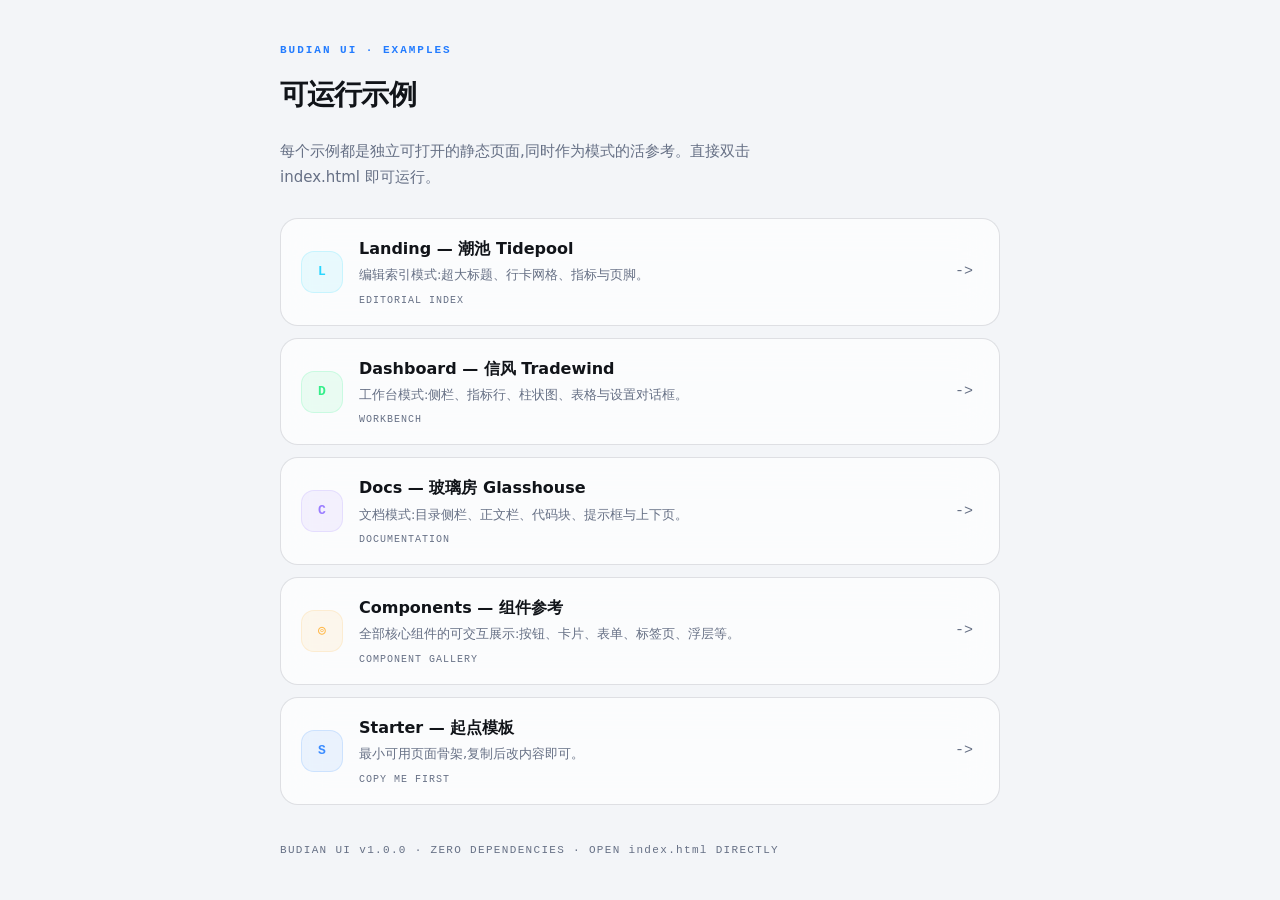
<file: examples/index.html>
<!DOCTYPE html>
<html lang="zh-CN">
<head>
  <meta charset="UTF-8">
  <meta name="viewport" content="width=device-width, initial-scale=1, viewport-fit=cover">
  <title>Budian UI — 示例索引</title>
  <meta name="description" content="Budian UI 的可运行示例:landing、dashboard、docs、components 与 starter。">
  <meta name="theme-color" media="(prefers-color-scheme: light)" content="#f3f5f8">
  <meta name="theme-color" media="(prefers-color-scheme: dark)" content="#050609">
  <script>
    (function () {
      var t = null;
      try { t = localStorage.getItem("budian-theme"); } catch (e) {}
      if (t !== "light" && t !== "dark") {
        t = matchMedia("(prefers-color-scheme: dark)").matches ? "dark" : "light";
      }
      document.documentElement.dataset.theme = t;
    })();
  </script>
  <link rel="stylesheet" href="../tokens/tokens.css">
  <style>
    * { box-sizing: border-box; }
    body {
      margin: 0; background: var(--budian-bg); color: var(--budian-text-primary);
      font-family: var(--budian-font-sans); font-size: var(--budian-text-body-size);
      line-height: var(--budian-text-body-lh); -webkit-font-smoothing: antialiased;
      min-height: 100svh; display: grid; place-items: center; padding: var(--budian-space-10) var(--budian-space-4);
    }
    a { color: inherit; text-decoration: none; }
    .card { width: min(720px, 100%); display: grid; gap: var(--budian-space-3); }
    h1 { margin: 0 0 var(--budian-space-2); font-size: 28px; letter-spacing: -.03em; font-weight: 780; }
    p.lede { margin: 0 0 var(--budian-space-4); color: var(--budian-text-muted); max-width: 56ch; }
    .kicker {
      font-family: var(--budian-font-mono); font-size: var(--budian-kicker-size);
      font-weight: var(--budian-kicker-weight); letter-spacing: var(--budian-kicker-tracking);
      text-transform: uppercase; color: var(--budian-accent); margin: 0;
    }
    .row {
      display: grid; grid-template-columns: 42px minmax(0, 1fr) 24px; gap: var(--budian-space-4);
      align-items: center; min-height: 88px; padding: var(--budian-space-4) var(--budian-space-5);
      border: 1px solid var(--budian-border); border-radius: var(--budian-radius-lg);
      background: var(--budian-surface); backdrop-filter: blur(var(--budian-blur-md));
      -webkit-backdrop-filter: blur(var(--budian-blur-md));
      transition: transform var(--budian-motion-normal) var(--budian-ease-standard),
                  border-color var(--budian-motion-normal) var(--budian-ease-standard);
    }
    .row:hover { transform: translateY(-2px); border-color: color-mix(in srgb, var(--card-accent, var(--budian-accent)) 35%, var(--budian-border)); }
    .row .tile {
      display: grid; place-items: center; width: 42px; height: 42px; border-radius: 13px;
      color: var(--card-accent, var(--budian-accent));
      background: color-mix(in srgb, var(--card-accent, var(--budian-accent)) 9%, transparent);
      border: 1px solid color-mix(in srgb, var(--card-accent, var(--budian-accent)) 17%, transparent);
      font-family: var(--budian-font-mono); font-size: 13px; font-weight: 700;
    }
    .row b { display: block; font-size: 16px; font-weight: 650; }
    .row small { color: var(--budian-text-muted); font-size: 13px; }
    .row code { font-family: var(--budian-font-mono); font-size: 10px; letter-spacing: .1em; color: var(--budian-text-muted); display: block; margin-top: 4px; }
    .go { color: var(--budian-text-muted); font-family: var(--budian-font-mono); }
    footer { margin-top: var(--budian-space-6); font-family: var(--budian-font-mono); font-size: 11px; letter-spacing: .12em; color: var(--budian-text-muted); }
    :focus-visible { outline: var(--budian-focus-width) solid var(--budian-ring); outline-offset: var(--budian-focus-offset); border-radius: var(--budian-radius-sm); }
    .skip {
      position: fixed; top: var(--budian-space-2); left: var(--budian-space-2);
      z-index: var(--budian-z-skip);
      padding: var(--budian-space-2) var(--budian-space-4);
      border-radius: var(--budian-radius-sm);
      background: var(--budian-surface-strong);
      border: 1px solid var(--budian-border-strong);
      transform: translateY(-200%);
    }
    .skip:focus-visible { transform: none; }
  </style>
</head>
<body>
  <a class="skip" href="#examples">跳到示例列表</a>
  <main class="card" id="examples">
    <p class="kicker">BUDIAN UI · EXAMPLES</p>
    <h1>可运行示例</h1>
    <p class="lede">每个示例都是独立可打开的静态页面,同时作为模式的活参考。直接双击 index.html 即可运行。</p>

    <a class="row" style="--card-accent: var(--budian-raw-cyan)" href="landing/">
      <span class="tile" aria-hidden="true">L</span>
      <span><b>Landing — 潮池 Tidepool</b><small>编辑索引模式:超大标题、行卡网格、指标与页脚。</small><code>EDITORIAL INDEX</code></span>
      <span class="go" aria-hidden="true">-&gt;</span>
    </a>
    <a class="row" style="--card-accent: var(--budian-raw-green)" href="dashboard/">
      <span class="tile" aria-hidden="true">D</span>
      <span><b>Dashboard — 信风 Tradewind</b><small>工作台模式:侧栏、指标行、柱状图、表格与设置对话框。</small><code>WORKBENCH</code></span>
      <span class="go" aria-hidden="true">-&gt;</span>
    </a>
    <a class="row" style="--card-accent: var(--budian-raw-violet)" href="docs/">
      <span class="tile" aria-hidden="true">C</span>
      <span><b>Docs — 玻璃房 Glasshouse</b><small>文档模式:目录侧栏、正文栏、代码块、提示框与上下页。</small><code>DOCUMENTATION</code></span>
      <span class="go" aria-hidden="true">-&gt;</span>
    </a>
    <a class="row" style="--card-accent: var(--budian-raw-amber)" href="components/">
      <span class="tile" aria-hidden="true">◎</span>
      <span><b>Components — 组件参考</b><small>全部核心组件的可交互展示:按钮、卡片、表单、标签页、浮层等。</small><code>COMPONENT GALLERY</code></span>
      <span class="go" aria-hidden="true">-&gt;</span>
    </a>
    <a class="row" style="--card-accent: var(--budian-raw-blue)" href="starter/">
      <span class="tile" aria-hidden="true">S</span>
      <span><b>Starter — 起点模板</b><small>最小可用页面骨架,复制后改内容即可。</small><code>COPY ME FIRST</code></span>
      <span class="go" aria-hidden="true">-&gt;</span>
    </a>

    <footer>BUDIAN UI v1.0.0 · ZERO DEPENDENCIES · OPEN index.html DIRECTLY</footer>
  </main>
</body>
</html>
</file>
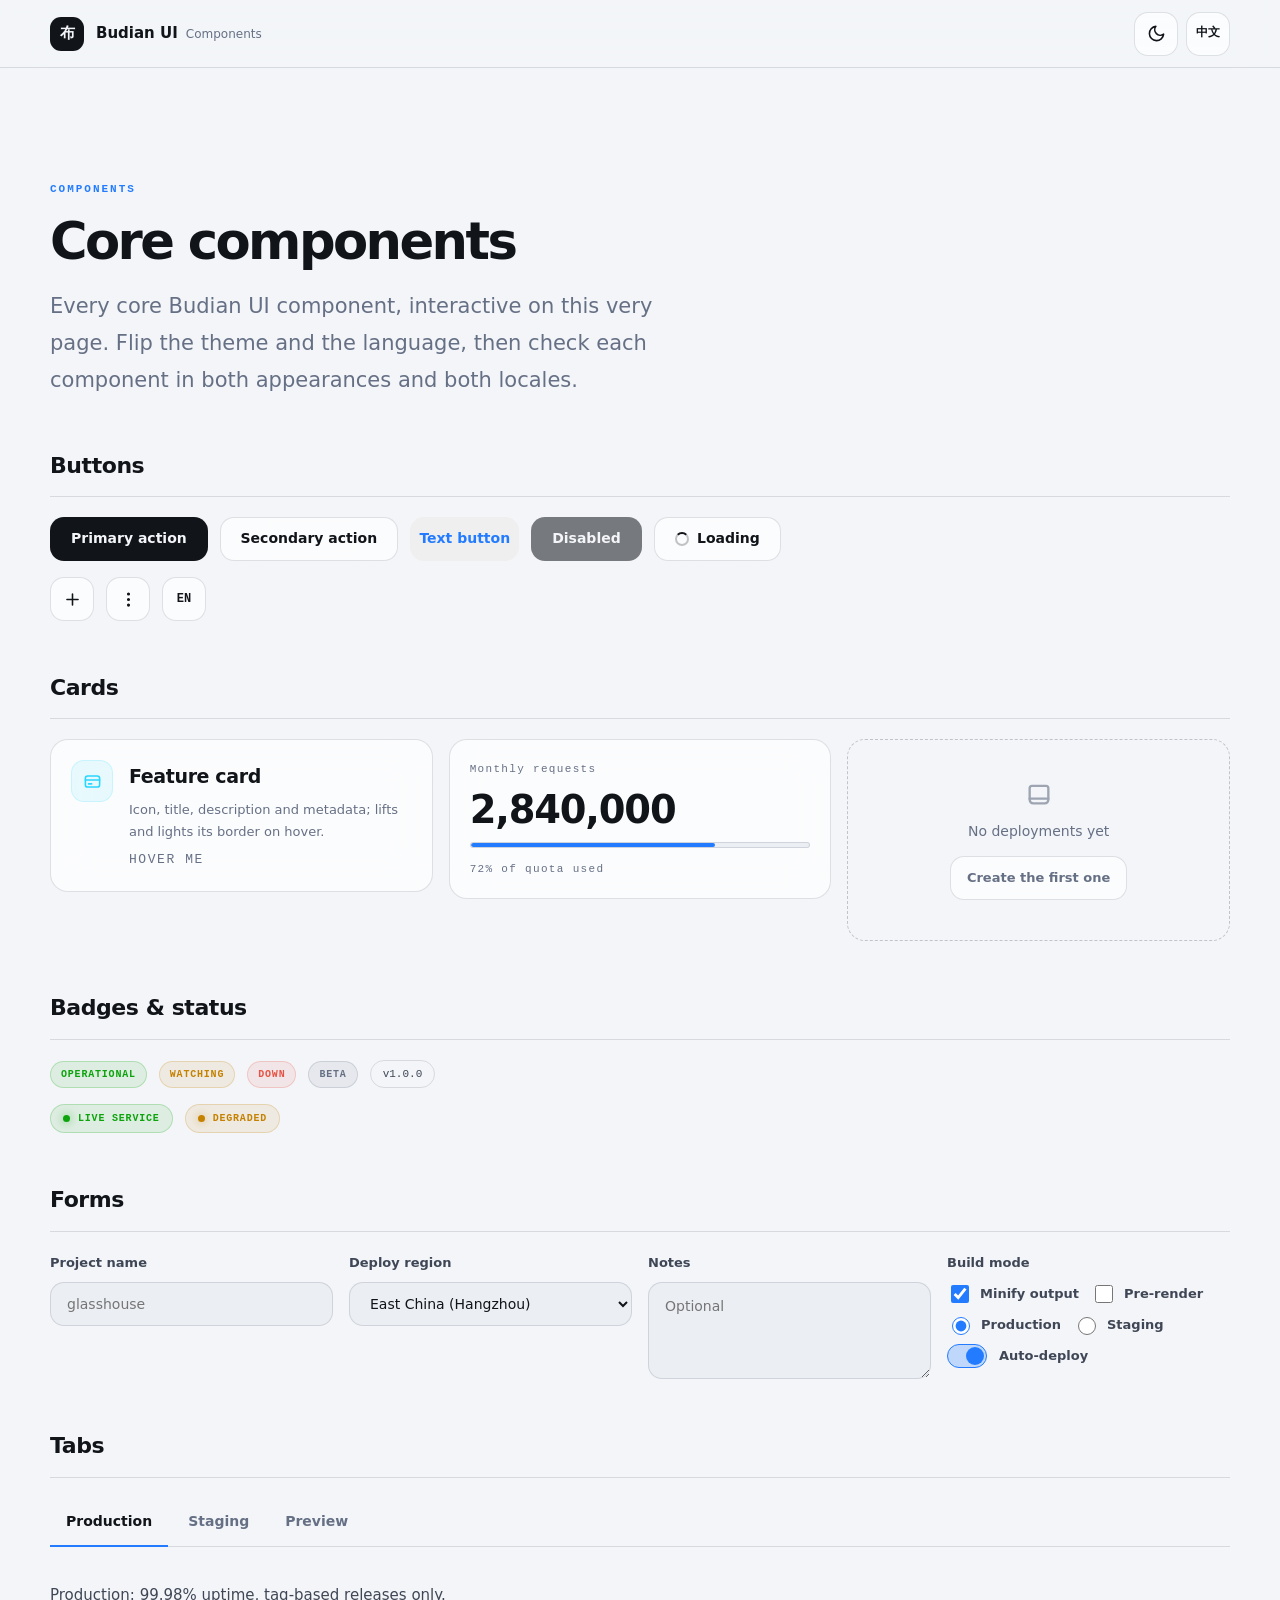
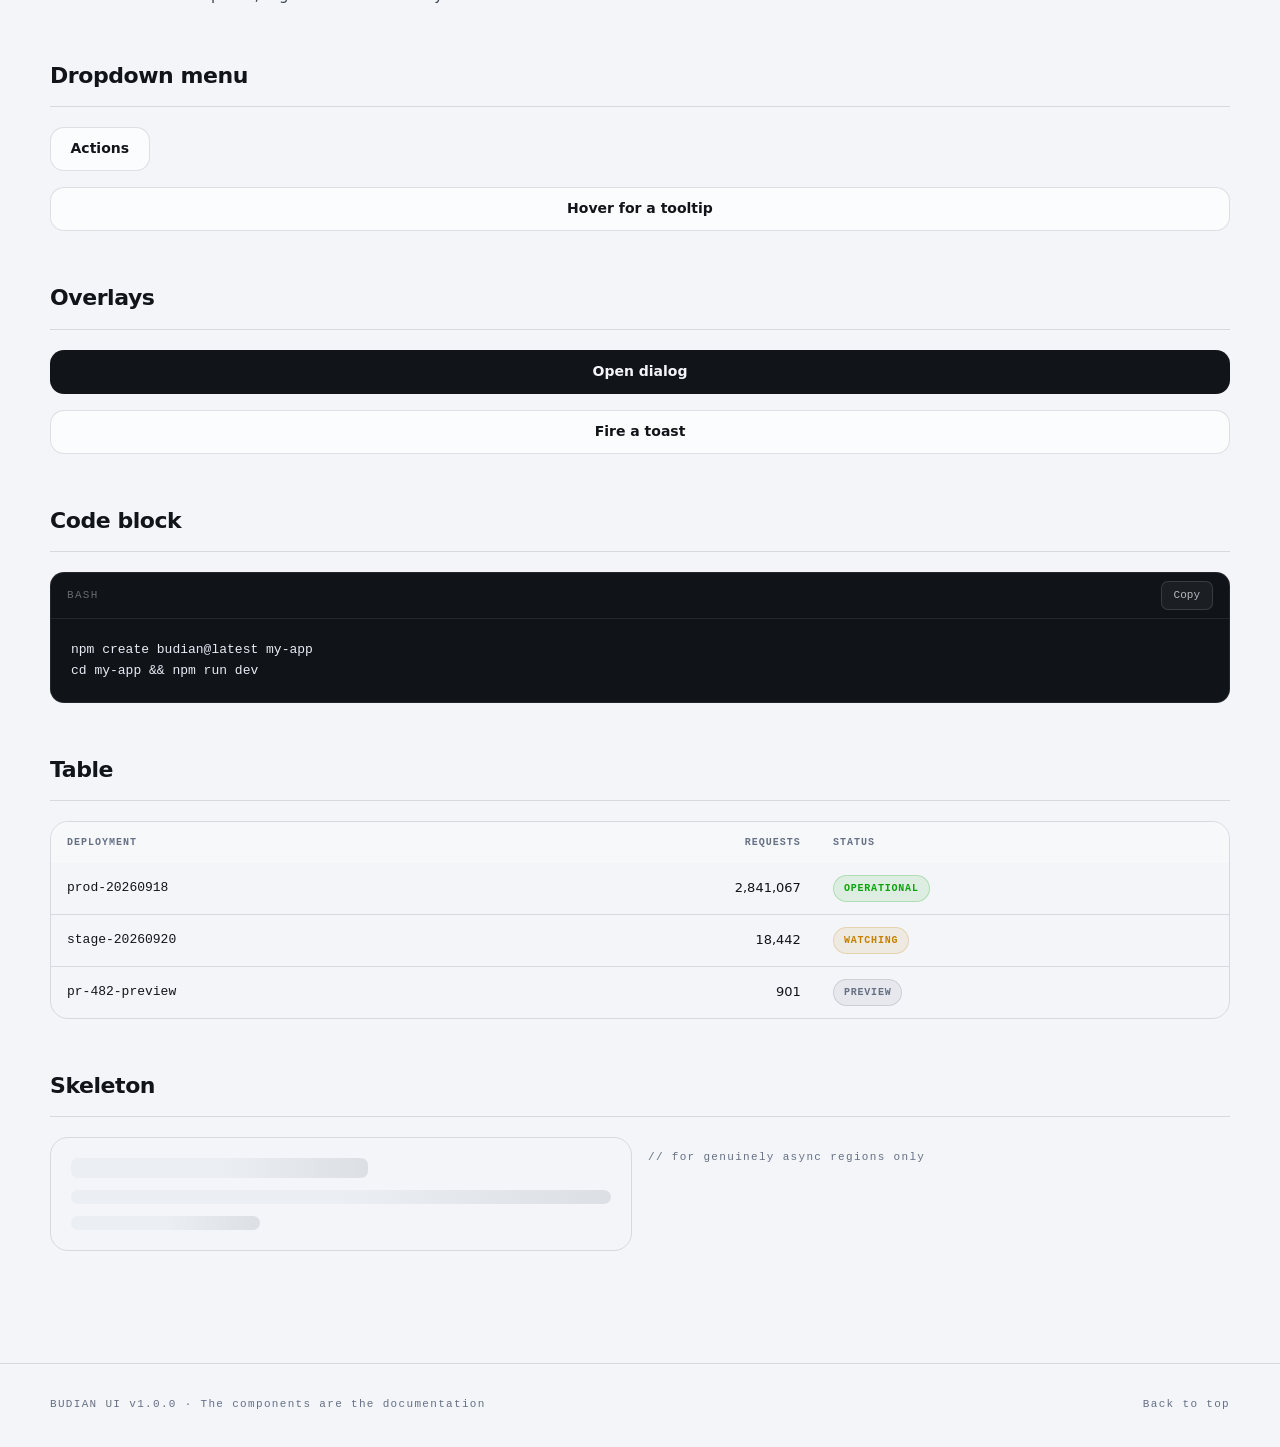
<file: examples/components/index.html>
<!DOCTYPE html>
<html lang="zh-CN">
<head>
  <meta charset="UTF-8">
  <meta name="viewport" content="width=device-width, initial-scale=1, viewport-fit=cover">
  <title>Budian UI — 组件参考</title>
  <meta name="description" content="Budian UI 核心组件的活参考:按钮、卡片、输入、标签页、对话框、提示、代码块、表格与状态。">
  <meta name="theme-color" media="(prefers-color-scheme: light)" content="#f3f5f8">
  <meta name="theme-color" media="(prefers-color-scheme: dark)" content="#050609">
  <script>
    /* Theme bootstrap — before stylesheets. Reveal hidden states arm only
       after budian.js initializes; if it fails, content stays visible. */
    (function () {
      var t = null;
      try { t = localStorage.getItem("budian-theme"); } catch (e) {}
      if (t !== "light" && t !== "dark") {
        t = matchMedia("(prefers-color-scheme: dark)").matches ? "dark" : "light";
      }
      document.documentElement.dataset.theme = t;
    })();
  </script>
  <link rel="stylesheet" href="../../tokens/tokens.css">
  <link rel="stylesheet" href="styles.css">
</head>
<body>
  <a class="skip" href="#main" data-i18n="a11y.skip">跳到主要内容</a>

  <header class="topbar">
    <div class="shell topbar__inner">
      <a class="brand" href="#">
        <span class="brand__mark" aria-hidden="true">布</span>
        <span class="brand__name">Budian UI<b data-i18n="brand.sub">组件参考</b></span>
      </a>
      <div class="topbar__actions">
        <button class="icon-btn" type="button" data-budian-theme-toggle data-i18n-attr="aria-label:a11y.themeToggle" aria-label="切换主题">
          <svg class="icon icon--moon" viewBox="0 0 24 24" fill="none" stroke="currentColor" stroke-width="2" stroke-linecap="round" stroke-linejoin="round" aria-hidden="true"><path d="M21 12.8A9 9 0 1 1 11.2 3a7 7 0 0 0 9.8 9.8Z"/></svg>
          <svg class="icon icon--sun" viewBox="0 0 24 24" fill="none" stroke="currentColor" stroke-width="2" stroke-linecap="round" stroke-linejoin="round" aria-hidden="true"><circle cx="12" cy="12" r="4"/><path d="M12 2v2M12 20v2M4.9 4.9l1.4 1.4M17.7 17.7l1.4 1.4M2 12h2M20 12h2M4.9 19.1l1.4-1.4M17.7 6.3l1.4-1.4"/></svg>
        </button>
        <button class="icon-btn icon-btn--text" type="button" data-budian-locale-toggle aria-label="Switch to English" lang="en">EN</button>
      </div>
    </div>
  </header>

  <main id="main" class="shell content">

    <header class="page-head reveal">
      <p class="kicker">COMPONENTS</p>
      <h1 class="title" data-i18n="page.title">核心组件</h1>
      <p class="lede" data-i18n="page.lede">Budian UI 的全部核心组件,直接在本页可交互。切换主题与语言,检查每个组件在两种外观、两种语言下的表现。</p>
    </header>

    <!-- ============ Buttons ============ -->
    <section class="demo reveal" aria-labelledby="demo-buttons">
      <h2 id="demo-buttons" data-i18n="c.buttons.title">按钮</h2>
      <div class="demo__stage">
        <div class="cluster">
          <button class="btn btn--solid" type="button" data-i18n="c.primary">主要操作</button>
          <button class="btn btn--ghost" type="button" data-i18n="c.secondary">次要操作</button>
          <button class="btn btn--text" type="button" data-i18n="c.text">文本按钮</button>
          <button class="btn btn--solid" type="button" disabled data-i18n="c.disabled">已禁用</button>
          <button class="btn btn--ghost" type="button" data-budian-demo="loading">
            <span class="spinner" aria-hidden="true"></span><span data-i18n="c.loading">加载中</span>
          </button>
        </div>
        <div class="cluster">
          <button class="icon-btn" type="button" aria-label="添加">
            <svg class="icon" viewBox="0 0 24 24" fill="none" stroke="currentColor" stroke-width="2" stroke-linecap="round" stroke-linejoin="round" aria-hidden="true"><path d="M12 5v14M5 12h14"/></svg>
          </button>
          <button class="icon-btn" type="button" aria-label="更多">
            <svg class="icon" viewBox="0 0 24 24" fill="none" stroke="currentColor" stroke-width="2" stroke-linecap="round" stroke-linejoin="round" aria-hidden="true"><circle cx="12" cy="5" r="1"/><circle cx="12" cy="12" r="1"/><circle cx="12" cy="19" r="1"/></svg>
          </button>
          <button class="icon-btn icon-btn--text" type="button" aria-label="切换语言" lang="en">EN</button>
        </div>
      </div>
    </section>

    <!-- ============ Cards ============ -->
    <section class="demo reveal" aria-labelledby="demo-cards">
      <h2 id="demo-cards" data-i18n="c.cards.title">卡片</h2>
      <div class="demo__stage demo__stage--grid">
        <div class="card" style="--card-accent: var(--budian-raw-cyan)">
          <span class="tile" aria-hidden="true">
            <svg class="icon" viewBox="0 0 24 24" fill="none" stroke="currentColor" stroke-width="2" stroke-linecap="round" stroke-linejoin="round"><rect x="3" y="5" width="18" height="14" rx="3"/><path d="M3 10h18M7 15h4"/></svg>
          </span>
          <div class="card__body">
            <strong data-i18n="c.card.a">功能卡片</strong>
            <small data-i18n="c.card.aDesc">图标、标题、描述与元信息,悬停时上浮并点亮边框。</small>
            <small class="mono-note">HOVER ME</small>
          </div>
        </div>
        <div class="stat">
          <span class="mono-note" data-i18n="c.stat.label">月度请求</span>
          <strong class="stat__value"><span data-count="2840000">0</span></strong>
          <div class="progress" role="progressbar" aria-valuenow="72" aria-valuemin="0" aria-valuemax="100" aria-label="配额使用">
            <div class="progress__fill" style="--p: 72"></div>
          </div>
          <small class="mono-note">72% <span data-i18n="c.stat.quota">配额已用</span></small>
        </div>
        <div class="empty">
          <svg class="icon" viewBox="0 0 24 24" fill="none" stroke="currentColor" stroke-width="2" stroke-linecap="round" stroke-linejoin="round" aria-hidden="true"><path d="M4 16V7a2 2 0 0 1 2-2h12a2 2 0 0 1 2 2v9"/><path d="M4 16h16v1a3 3 0 0 1-3 3H7a3 3 0 0 1-3-3v-1Z"/></svg>
          <p data-i18n="c.empty">还没有任何部署</p>
          <button class="btn btn--ghost btn--sm" type="button" data-i18n="c.emptyCta">创建第一个</button>
        </div>
      </div>
    </section>

    <!-- ============ Badges & status ============ -->
    <section class="demo reveal" aria-labelledby="demo-badges">
      <h2 id="demo-badges" data-i18n="c.badges.title">徽章与状态</h2>
      <div class="demo__stage">
        <div class="cluster">
          <span class="badge badge--ok" data-i18n="c.st.ok">正常</span>
          <span class="badge badge--warn" data-i18n="c.st.warn">观察</span>
          <span class="badge badge--danger" data-i18n="c.st.danger">故障</span>
          <span class="badge badge--neutral">BETA</span>
          <span class="pill">v1.0.0</span>
        </div>
        <div class="cluster">
          <span class="status status--ok" data-i18n="c.live">在线服务</span>
          <span class="status status--warn" data-i18n="c.degraded">降级运行</span>
        </div>
      </div>
    </section>

    <!-- ============ Inputs ============ -->
    <section class="demo reveal" aria-labelledby="demo-inputs">
      <h2 id="demo-inputs" data-i18n="c.inputs.title">表单</h2>
      <div class="demo__stage demo__stage--grid">
        <div class="field">
          <label for="in-name" data-i18n="c.f.name">项目名称</label>
          <input class="input" id="in-name" type="text" placeholder="glasshouse" data-i18n-attr="placeholder:c.f.namePh">
        </div>
        <div class="field">
          <label for="in-region" data-i18n="c.f.region">部署区域</label>
          <select class="input" id="in-region">
            <option data-i18n="c.f.r1">华东(杭州)</option>
            <option data-i18n="c.f.r2">西欧(牛津)</option>
            <option data-i18n="c.f.r3">北美(达拉斯)</option>
          </select>
        </div>
        <div class="field">
          <label for="in-notes" data-i18n="c.f.notes">备注</label>
          <textarea class="input input--area" id="in-notes" rows="3" data-i18n-attr="placeholder:c.f.notesPh" placeholder="可选"></textarea>
        </div>
        <div class="field">
          <span class="field__label" data-i18n="c.f.mode">构建模式</span>
          <div class="cluster">
            <label class="check"><input type="checkbox" checked><span data-i18n="c.f.minify">压缩产物</span></label>
            <label class="check"><input type="checkbox"><span data-i18n="c.f.ssg">预渲染</span></label>
          </div>
          <div class="cluster">
            <label class="check"><input type="radio" name="env" checked><span data-i18n="c.f.prod">生产</span></label>
            <label class="check"><input type="radio" name="env"><span data-i18n="c.f.dev">预发</span></label>
          </div>
          <div class="cluster">
            <label class="toggle"><input type="checkbox" checked><span class="toggle__track" aria-hidden="true"><span class="toggle__thumb"></span></span><span data-i18n="c.f.auto">自动部署</span></label>
          </div>
        </div>
      </div>
    </section>

    <!-- ============ Tabs ============ -->
    <section class="demo reveal" aria-labelledby="demo-tabs">
      <h2 id="demo-tabs" data-i18n="c.tabs.title">标签页</h2>
      <div class="demo__stage">
        <div class="tabs" role="tablist" aria-label="环境切换">
          <button class="tab" role="tab" id="tab-1" aria-controls="panel-1" aria-selected="true" tabindex="0" data-i18n="c.tab.prod">生产</button>
          <button class="tab" role="tab" id="tab-2" aria-controls="panel-2" aria-selected="false" tabindex="-1" data-i18n="c.tab.dev">预发</button>
          <button class="tab" role="tab" id="tab-3" aria-controls="panel-3" aria-selected="false" tabindex="-1" data-i18n="c.tab.preview">预览</button>
        </div>
        <div class="tabpanel" role="tabpanel" id="panel-1" aria-labelledby="tab-1" tabindex="0">
          <p data-i18n="c.tab.prodBody">生产环境:99.98% 可用性,只允许通过标签发布。</p>
        </div>
        <div class="tabpanel" role="tabpanel" id="panel-2" aria-labelledby="tab-2" tabindex="0" hidden>
          <p data-i18n="c.tab.devBody">预发环境:与生产同配置,数据每日重置。</p>
        </div>
        <div class="tabpanel" role="tabpanel" id="panel-3" aria-labelledby="tab-3" tabindex="0" hidden>
          <p data-i18n="c.tab.previewBody">预览环境:每个拉取请求获得独立 URL。</p>
        </div>
      </div>
    </section>

    <!-- ============ Dropdown / details ============ -->
    <section class="demo reveal" aria-labelledby="demo-dropdown">
      <h2 id="demo-dropdown" data-i18n="c.dropdown.title">下拉菜单</h2>
      <div class="demo__stage">
        <details class="menu">
          <summary class="btn btn--ghost" data-i18n="c.dropdown.trigger">操作</summary>
          <div class="menu__panel">
            <button class="menu__item" type="button" data-i18n="c.dropdown.rename">重命名</button>
            <button class="menu__item" type="button" data-i18n="c.dropdown.transfer">转移所有权</button>
            <button class="menu__item menu__item--danger" type="button" data-i18n="c.dropdown.delete">删除项目</button>
          </div>
        </details>
        <button class="btn btn--ghost" type="button" data-tip="工具提示:纯 CSS 实现" data-i18n="c.tooltip">悬停查看工具提示</button>
      </div>
    </section>

    <!-- ============ Modal / Toast ============ -->
    <section class="demo reveal" aria-labelledby="demo-overlay">
      <h2 id="demo-overlay" data-i18n="c.overlay.title">浮层</h2>
      <div class="demo__stage">
        <button class="btn btn--solid" type="button" id="modal-open" data-i18n="c.modal.open">打开对话框</button>
        <button class="btn btn--ghost" type="button" id="toast-open" data-i18n="c.toast.open">触发提示</button>
      </div>
    </section>

    <!-- ============ Code block ============ -->
    <section class="demo reveal" aria-labelledby="demo-code">
      <h2 id="demo-code" data-i18n="c.code.title">代码块</h2>
      <div class="demo__stage">
        <div class="code">
          <div class="code__bar">
            <span class="mono-note">BASH</span>
            <button class="code__copy" type="button" data-budian-copy data-i18n="c.copy">复制</button>
          </div>
          <pre><code>npm create budian@latest my-app
cd my-app && npm run dev</code></pre>
        </div>
      </div>
    </section>

    <!-- ============ Table ============ -->
    <section class="demo reveal" aria-labelledby="demo-table">
      <h2 id="demo-table" data-i18n="c.table.title">表格</h2>
      <div class="demo__stage">
        <div class="table-wrap">
          <table class="table">
            <thead>
              <tr>
                <th scope="col" data-i18n="c.t.col1">部署</th>
                <th scope="col" class="num" data-i18n="c.t.col2">请求数</th>
                <th scope="col" data-i18n="c.t.col3">状态</th>
              </tr>
            </thead>
            <tbody>
              <tr>
                <th scope="row">prod-20260918</th>
                <td class="num">2,841,067</td>
                <td><span class="badge badge--ok" data-i18n="c.st.ok">正常</span></td>
              </tr>
              <tr>
                <th scope="row">stage-20260920</th>
                <td class="num">18,442</td>
                <td><span class="badge badge--warn" data-i18n="c.st.warn">观察</span></td>
              </tr>
              <tr>
                <th scope="row">pr-482-preview</th>
                <td class="num">901</td>
                <td><span class="badge badge--neutral">PREVIEW</span></td>
              </tr>
            </tbody>
          </table>
        </div>
      </div>
    </section>

    <!-- ============ Skeleton ============ -->
    <section class="demo reveal" aria-labelledby="demo-skeleton">
      <h2 id="demo-skeleton" data-i18n="c.skeleton.title">骨架屏</h2>
      <div class="demo__stage demo__stage--grid">
        <div class="skel-card" aria-hidden="true">
          <div class="skel skel--title"></div>
          <div class="skel"></div>
          <div class="skel skel--short"></div>
        </div>
        <p class="mono-note" data-i18n="c.skeleton.note">// 仅用于真实异步区域</p>
      </div>
    </section>
  </main>

  <!-- ============ Demo modal ============ -->
  <dialog class="modal" id="demo-modal">
    <form method="dialog" class="modal__form">
      <h2 class="modal__title" data-i18n="c.modal.title">删除项目?</h2>
      <p class="modal__text" data-i18n="c.modal.body">此操作不可撤销。所有部署、域名与日志将被永久删除。</p>
      <footer class="modal__foot">
        <button class="btn btn--ghost" type="submit" value="cancel" data-i18n="c.modal.cancel">取消</button>
        <button class="btn btn--solid btn--danger" type="submit" value="delete" data-i18n="c.modal.confirm">确认删除</button>
      </footer>
    </form>
  </dialog>

  <footer class="footer">
    <div class="shell footer__inner">
      <p class="mono-note">BUDIAN UI v1.0.0 · <span data-i18n="footer.note">组件即文档</span></p>
      <a class="mono-note" href="#main" data-i18n="footer.top">回到顶部</a>
    </div>
  </footer>

  <script src="../assets/budian.js" defer></script>
  <script>
    document.addEventListener("DOMContentLoaded", function () {
      Budian.init({
        messages: {
          "zh-CN": {
            "meta.title": "Budian UI — 组件参考",
            "meta.description": "Budian UI 核心组件的活参考:按钮、卡片、输入、标签页、对话框、提示、代码块、表格与状态。",
            "a11y.skip": "跳到主要内容",
            "a11y.themeToggle": "切换明暗主题",
            "a11y.themeDark": "切换到深色模式",
            "a11y.themeLight": "切换到浅色模式",
            "brand.sub": "组件参考",
            "page.title": "核心组件",
            "page.lede": "Budian UI 的全部核心组件,直接在本页可交互。切换主题与语言,检查每个组件在两种外观、两种语言下的表现。",
            "c.buttons.title": "按钮",
            "c.primary": "主要操作", "c.secondary": "次要操作", "c.text": "文本按钮",
            "c.disabled": "已禁用", "c.loading": "加载中",
            "c.cards.title": "卡片",
            "c.card.a": "功能卡片",
            "c.card.aDesc": "图标、标题、描述与元信息,悬停时上浮并点亮边框。",
            "c.stat.label": "月度请求", "c.stat.quota": "配额已用",
            "c.empty": "还没有任何部署", "c.emptyCta": "创建第一个",
            "c.badges.title": "徽章与状态",
            "c.st.ok": "正常", "c.st.warn": "观察", "c.st.danger": "故障",
            "c.live": "在线服务", "c.degraded": "降级运行",
            "c.inputs.title": "表单",
            "c.f.name": "项目名称", "c.f.namePh": "glasshouse",
            "c.f.region": "部署区域",
            "c.f.r1": "华东(杭州)", "c.f.r2": "西欧(牛津)", "c.f.r3": "北美(达拉斯)",
            "c.f.notes": "备注", "c.f.notesPh": "可选",
            "c.f.mode": "构建模式",
            "c.f.minify": "压缩产物", "c.f.ssg": "预渲染",
            "c.f.prod": "生产", "c.f.dev": "预发", "c.f.auto": "自动部署",
            "c.tabs.title": "标签页",
            "c.tab.prod": "生产", "c.tab.dev": "预发", "c.tab.preview": "预览",
            "c.tab.prodBody": "生产环境:99.98% 可用性,只允许通过标签发布。",
            "c.tab.devBody": "预发环境:与生产同配置,数据每日重置。",
            "c.tab.previewBody": "预览环境:每个拉取请求获得独立 URL。",
            "c.dropdown.title": "下拉菜单",
            "c.dropdown.trigger": "操作",
            "c.dropdown.rename": "重命名", "c.dropdown.transfer": "转移所有权", "c.dropdown.delete": "删除项目",
            "c.tooltip": "悬停查看工具提示",
            "c.overlay.title": "浮层",
            "c.modal.open": "打开对话框", "c.toast.open": "触发提示",
            "c.modal.title": "删除项目?",
            "c.modal.body": "此操作不可撤销。所有部署、域名与日志将被永久删除。",
            "c.modal.cancel": "取消", "c.modal.confirm": "确认删除",
            "c.toast.done": "已复制到剪贴板",
            "c.code.title": "代码块", "c.copy": "复制",
            "c.table.title": "表格",
            "c.t.col1": "部署", "c.t.col2": "请求数", "c.t.col3": "状态",
            "c.skeleton.title": "骨架屏",
            "c.skeleton.note": "// 仅用于真实异步区域",
            "footer.note": "组件即文档", "footer.top": "回到顶部"
          },
          "en": {
            "meta.title": "Budian UI — Component Reference",
            "meta.description": "Live reference of Budian UI core components: buttons, cards, inputs, tabs, dialogs, toasts, code blocks, tables and status.",
            "a11y.skip": "Skip to main content",
            "a11y.themeToggle": "Toggle light/dark theme",
            "a11y.themeDark": "Switch to dark mode",
            "a11y.themeLight": "Switch to light mode",
            "brand.sub": "Components",
            "page.title": "Core components",
            "page.lede": "Every core Budian UI component, interactive on this very page. Flip the theme and the language, then check each component in both appearances and both locales.",
            "c.buttons.title": "Buttons",
            "c.primary": "Primary action", "c.secondary": "Secondary action", "c.text": "Text button",
            "c.disabled": "Disabled", "c.loading": "Loading",
            "c.cards.title": "Cards",
            "c.card.a": "Feature card",
            "c.card.aDesc": "Icon, title, description and metadata; lifts and lights its border on hover.",
            "c.stat.label": "Monthly requests", "c.stat.quota": "of quota used",
            "c.empty": "No deployments yet", "c.emptyCta": "Create the first one",
            "c.badges.title": "Badges & status",
            "c.st.ok": "Operational", "c.st.warn": "Watching", "c.st.danger": "Down",
            "c.live": "Live service", "c.degraded": "Degraded",
            "c.inputs.title": "Forms",
            "c.f.name": "Project name", "c.f.namePh": "glasshouse",
            "c.f.region": "Deploy region",
            "c.f.r1": "East China (Hangzhou)", "c.f.r2": "Western Europe (Oxford)", "c.f.r3": "North America (Dallas)",
            "c.f.notes": "Notes", "c.f.notesPh": "Optional",
            "c.f.mode": "Build mode",
            "c.f.minify": "Minify output", "c.f.ssg": "Pre-render",
            "c.f.prod": "Production", "c.f.dev": "Staging", "c.f.auto": "Auto-deploy",
            "c.tabs.title": "Tabs",
            "c.tab.prod": "Production", "c.tab.dev": "Staging", "c.tab.preview": "Preview",
            "c.tab.prodBody": "Production: 99.98% uptime, tag-based releases only.",
            "c.tab.devBody": "Staging: mirrors production, data resets daily.",
            "c.tab.previewBody": "Preview: every pull request gets its own URL.",
            "c.dropdown.title": "Dropdown menu",
            "c.dropdown.trigger": "Actions",
            "c.dropdown.rename": "Rename", "c.dropdown.transfer": "Transfer ownership", "c.dropdown.delete": "Delete project",
            "c.tooltip": "Hover for a tooltip",
            "c.overlay.title": "Overlays",
            "c.modal.open": "Open dialog", "c.toast.open": "Fire a toast",
            "c.modal.title": "Delete project?",
            "c.modal.body": "This cannot be undone. All deployments, domains and logs will be permanently removed.",
            "c.modal.cancel": "Cancel", "c.modal.confirm": "Delete",
            "c.toast.done": "Copied to clipboard",
            "c.code.title": "Code block", "c.copy": "Copy",
            "c.table.title": "Table",
            "c.t.col1": "Deployment", "c.t.col2": "Requests", "c.t.col3": "Status",
            "c.skeleton.title": "Skeleton",
            "c.skeleton.note": "// for genuinely async regions only",
            "footer.note": "The components are the documentation", "footer.top": "Back to top"
          }
        }
      });

      /* Modal */
      var modal = document.getElementById("demo-modal");
      document.getElementById("modal-open").addEventListener("click", function () { modal.showModal(); });
      modal.addEventListener("close", function () {
        if (modal.returnValue === "delete") Budian.toast.show("Deleted", { type: "danger" });
      });

      /* Toast */
      document.getElementById("toast-open").addEventListener("click", function () {
        Budian.toast.show(Budian.i18n.t("c.toast.done"));
      });

      /* Tabs — arrow-key cycling per WAI-ARIA */
      var tabs = Array.prototype.slice.call(document.querySelectorAll(".tab"));
      function selectTab(tab) {
        tabs.forEach(function (t) {
          var selected = t === tab;
          t.setAttribute("aria-selected", selected ? "true" : "false");
          t.tabIndex = selected ? 0 : -1;
          document.getElementById(t.getAttribute("aria-controls")).hidden = !selected;
        });
        tab.focus();
      }
      tabs.forEach(function (tab, i) {
        tab.addEventListener("click", function () { selectTab(tab); });
        tab.addEventListener("keydown", function (e) {
          var dir = e.key === "ArrowRight" ? 1 : e.key === "ArrowLeft" ? -1 : 0;
          if (!dir) return;
          e.preventDefault();
          selectTab(tabs[(i + dir + tabs.length) % tabs.length]);
        });
      });
    });
  </script>
</body>
</html>
</file>
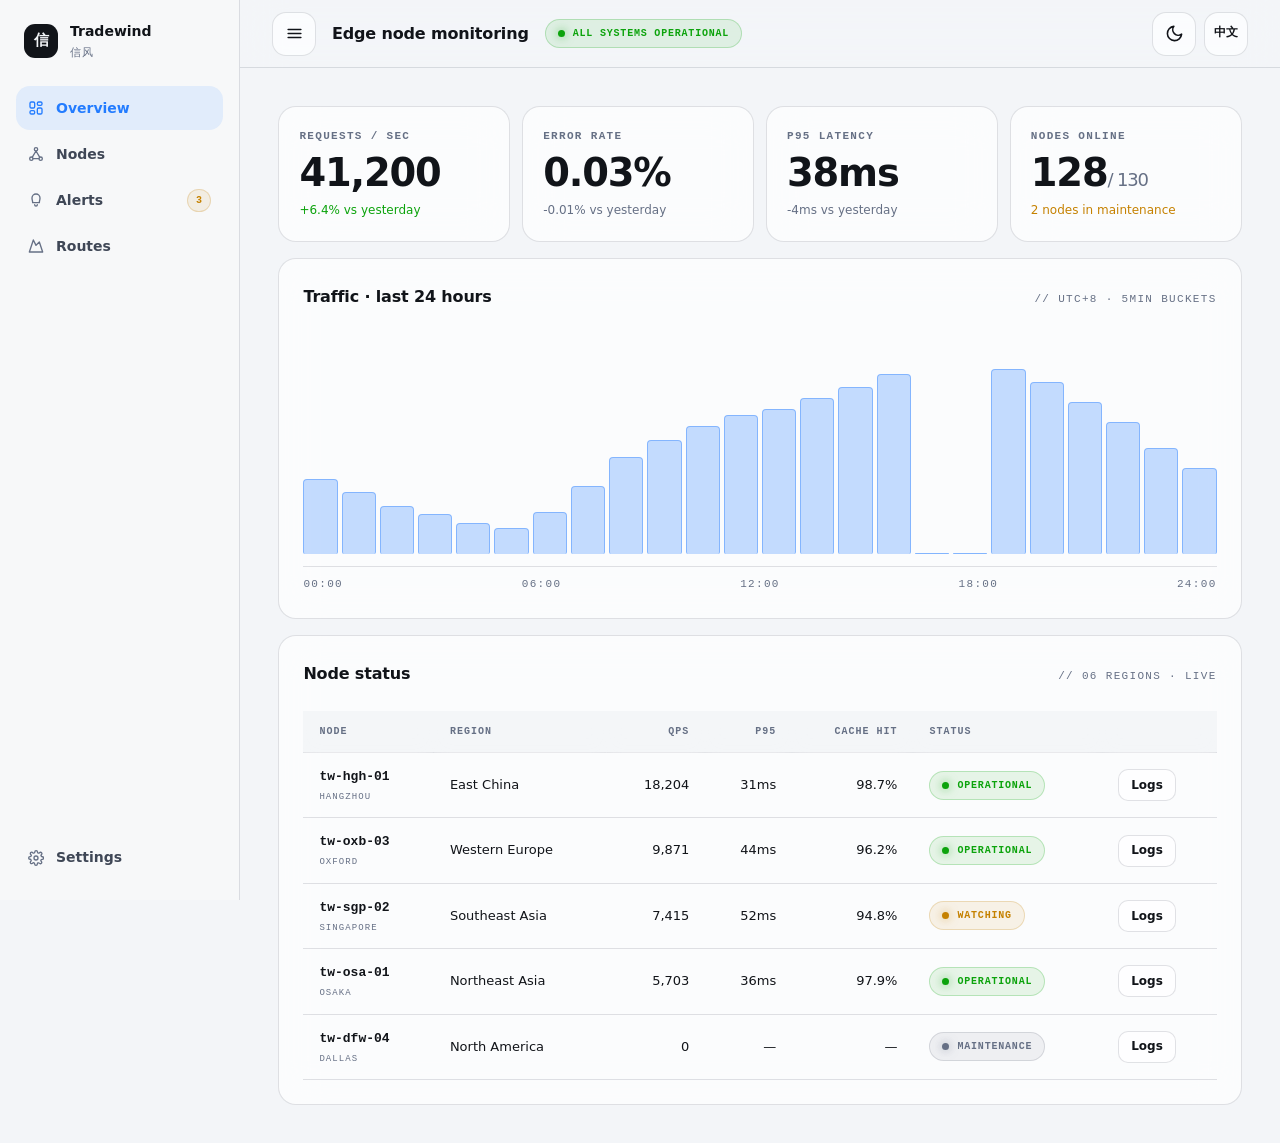
<file: examples/dashboard/index.html>
<!DOCTYPE html>
<html lang="zh-CN">
<head>
  <meta charset="UTF-8">
  <meta name="viewport" content="width=device-width, initial-scale=1, viewport-fit=cover">
  <title>信风 Tradewind — 边缘节点监控台</title>
  <meta name="description" content="信风边缘网络的节点监控面板:请求量、延迟、缓存命中与告警。">
  <meta name="theme-color" media="(prefers-color-scheme: light)" content="#f3f5f8">
  <meta name="theme-color" media="(prefers-color-scheme: dark)" content="#050609">
  <script>
    /* Theme bootstrap — before stylesheets. Reveal hidden states arm only
       after budian.js initializes; if it fails, content stays visible. */
    (function () {
      var t = null;
      try { t = localStorage.getItem("budian-theme"); } catch (e) {}
      if (t !== "light" && t !== "dark") {
        t = matchMedia("(prefers-color-scheme: dark)").matches ? "dark" : "light";
      }
      document.documentElement.dataset.theme = t;
    })();
  </script>
  <link rel="stylesheet" href="../../tokens/tokens.css">
  <link rel="stylesheet" href="styles.css">
</head>
<body>
  <a class="skip" href="#main" data-i18n="a11y.skip">跳到主要内容</a>

  <div class="app">
    <!-- ================= Sidebar ================= -->
    <aside class="sidebar" aria-label="侧边导航">
      <div class="sidebar__brand">
        <span class="brand__mark" aria-hidden="true">信</span>
        <span class="brand__name">Tradewind<b>信风</b></span>
      </div>
      <nav class="sidenav">
        <a class="sidenav__item is-active" href="#main" aria-current="page">
          <svg class="icon" viewBox="0 0 24 24" fill="none" stroke="currentColor" stroke-width="2" stroke-linecap="round" stroke-linejoin="round" aria-hidden="true"><rect x="3" y="3" width="7" height="9" rx="2"/><rect x="14" y="3" width="7" height="5" rx="2"/><rect x="14" y="12" width="7" height="9" rx="2"/><rect x="3" y="16" width="7" height="5" rx="2"/></svg>
          <span data-i18n="nav.overview">概览</span>
        </a>
        <a class="sidenav__item" href="#nodes">
          <svg class="icon" viewBox="0 0 24 24" fill="none" stroke="currentColor" stroke-width="2" stroke-linecap="round" stroke-linejoin="round" aria-hidden="true"><circle cx="12" cy="5" r="2.5"/><circle cx="5" cy="19" r="2.5"/><circle cx="19" cy="19" r="2.5"/><path d="M12 7.5 6.5 16.7M12 7.5l5.5 9.2M7.5 19h9"/></svg>
          <span data-i18n="nav.nodes">节点</span>
        </a>
        <a class="sidenav__item" href="#nodes">
          <svg class="icon" viewBox="0 0 24 24" fill="none" stroke="currentColor" stroke-width="2" stroke-linecap="round" stroke-linejoin="round" aria-hidden="true"><path d="M12 3a6 6 0 0 0-6 6c0 3 1 4 1 7h10c0-3 1-4 1-7a6 6 0 0 0-6-6Z"/><path d="M10 19a2 2 0 0 0 4 0"/></svg>
          <span data-i18n="nav.alerts">告警</span>
          <span class="badge badge--warn">3</span>
        </a>
        <a class="sidenav__item" href="#nodes">
          <svg class="icon" viewBox="0 0 24 24" fill="none" stroke="currentColor" stroke-width="2" stroke-linecap="round" stroke-linejoin="round" aria-hidden="true"><path d="m8 3 4 8 5-5 5 15H2L8 3Z"/></svg>
          <span data-i18n="nav.routes">路由</span>
        </a>
      </nav>
      <div class="sidebar__foot">
        <button class="sidenav__item sidenav__item--btn" type="button" id="settings-open">
          <svg class="icon" viewBox="0 0 24 24" fill="none" stroke="currentColor" stroke-width="2" stroke-linecap="round" stroke-linejoin="round" aria-hidden="true"><circle cx="12" cy="12" r="3"/><path d="M19.4 15a1.7 1.7 0 0 0 .3 1.9l.1.1a2 2 0 1 1-2.8 2.8l-.1-.1a1.7 1.7 0 0 0-1.9-.3 1.7 1.7 0 0 0-1 1.5V21a2 2 0 1 1-4 0v-.1a1.7 1.7 0 0 0-1-1.6 1.7 1.7 0 0 0-1.9.3l-.1.1a2 2 0 1 1-2.8-2.8l.1-.1a1.7 1.7 0 0 0 .3-1.9 1.7 1.7 0 0 0-1.5-1H3a2 2 0 1 1 0-4h.1a1.7 1.7 0 0 0 1.6-1 1.7 1.7 0 0 0-.3-1.9l-.1-.1a2 2 0 1 1 2.8-2.8l.1.1a1.7 1.7 0 0 0 1.9.3h.1a1.7 1.7 0 0 0 1-1.5V3a2 2 0 1 1 4 0v.1a1.7 1.7 0 0 0 1 1.5h.1a1.7 1.7 0 0 0 1.9-.3l.1-.1a2 2 0 1 1 2.8 2.8l-.1.1a1.7 1.7 0 0 0-.3 1.9v.1a1.7 1.7 0 0 0 1.5 1h.2a2 2 0 1 1 0 4h-.1a1.7 1.7 0 0 0-1.5 1Z"/></svg>
          <span data-i18n="nav.settings">设置</span>
        </button>
      </div>
    </aside>

    <!-- Mobile drawer scrim -->
    <div class="scrim" id="scrim" hidden></div>

    <!-- ================= Main column ================= -->
    <div class="main">
      <header class="topbar">
        <button class="icon-btn menu-btn" type="button" id="menu-open" aria-label="打开导航" aria-expanded="false">
          <svg class="icon" viewBox="0 0 24 24" fill="none" stroke="currentColor" stroke-width="2" stroke-linecap="round" stroke-linejoin="round" aria-hidden="true"><path d="M4 7h16M4 12h16M4 17h16"/></svg>
        </button>
        <h1 class="topbar__title"><span data-i18n="page.title">边缘节点监控</span><span class="status status--ok" data-i18n="page.status">全部系统正常</span></h1>
        <div class="topbar__actions">
          <button class="icon-btn" type="button" data-budian-theme-toggle data-i18n-attr="aria-label:a11y.themeToggle" aria-label="切换主题">
            <svg class="icon icon--moon" viewBox="0 0 24 24" fill="none" stroke="currentColor" stroke-width="2" stroke-linecap="round" stroke-linejoin="round" aria-hidden="true"><path d="M21 12.8A9 9 0 1 1 11.2 3a7 7 0 0 0 9.8 9.8Z"/></svg>
            <svg class="icon icon--sun" viewBox="0 0 24 24" fill="none" stroke="currentColor" stroke-width="2" stroke-linecap="round" stroke-linejoin="round" aria-hidden="true"><circle cx="12" cy="12" r="4"/><path d="M12 2v2M12 20v2M4.9 4.9l1.4 1.4M17.7 17.7l1.4 1.4M2 12h2M20 12h2M4.9 19.1l1.4-1.4M17.7 6.3l1.4-1.4"/></svg>
          </button>
          <button class="icon-btn icon-btn--text" type="button" data-budian-locale-toggle aria-label="Switch to English" lang="en">EN</button>
        </div>
      </header>

      <main id="main" class="content">
        <!-- ============ Metric row ============ -->
        <section class="metrics" aria-label="关键指标">
          <div class="metric reveal" style="--d:1">
            <span class="metric__label mono-note" data-i18n="metrics.rps.label">REQUESTS / SEC</span>
            <strong class="metric__value"><span data-count="41200">0</span></strong>
            <span class="metric__delta metric__delta--up">+6.4% <span data-i18n="metrics.vsYesterday">较昨日</span></span>
          </div>
          <div class="metric reveal" style="--d:2">
            <span class="metric__label mono-note" data-i18n="metrics.err.label">ERROR RATE</span>
            <strong class="metric__value"><span data-count="0.03" data-count-suffix="%">0</span></strong>
            <span class="metric__delta metric__delta--down">-0.01% <span data-i18n="metrics.vsYesterday">较昨日</span></span>
          </div>
          <div class="metric reveal" style="--d:3">
            <span class="metric__label mono-note" data-i18n="metrics.p95.label">P95 LATENCY</span>
            <strong class="metric__value"><span data-count="38" data-count-suffix="ms">0</span></strong>
            <span class="metric__delta metric__delta--down">-4ms <span data-i18n="metrics.vsYesterday">较昨日</span></span>
          </div>
          <div class="metric reveal" style="--d:4">
            <span class="metric__label mono-note" data-i18n="metrics.nodes.label">NODES ONLINE</span>
            <strong class="metric__value"><span data-count="128">0</span><span class="metric__total">/ 130</span></strong>
            <span class="metric__delta metric__delta--warn" data-i18n="metrics.nodes.delta">2 个节点维护中</span>
          </div>
        </section>

        <!-- ============ Traffic chart ============ -->
        <section class="panel reveal" id="traffic" aria-labelledby="traffic-title">
          <header class="panel__head">
            <h2 class="panel__title" id="traffic-title" data-i18n="traffic.title">请求量 · 最近 24 小时</h2>
            <code class="mono-note" data-i18n="traffic.note">// UTC+8 · 5MIN BUCKETS</code>
          </header>
          <div class="chart" role="img" aria-label="最近二十四小时请求量柱状图,峰值出现在 21:00 左右">
            <div class="chart__bar" style="--v:34"></div>
            <div class="chart__bar" style="--v:28"></div>
            <div class="chart__bar" style="--v:22"></div>
            <div class="chart__bar" style="--v:18"></div>
            <div class="chart__bar" style="--v:14"></div>
            <div class="chart__bar" style="--v:12"></div>
            <div class="chart__bar" style="--v:19"></div>
            <div class="chart__bar" style="--v:31"></div>
            <div class="chart__bar" style="--v:44"></div>
            <div class="chart__bar" style="--v:52"></div>
            <div class="chart__bar" style="--v:58"></div>
            <div class="chart__bar" style="--v:63"></div>
            <div class="chart__bar" style="--v:66"></div>
            <div class="chart__bar" style="--v:71"></div>
            <div class="chart__bar" style="--v:76"></div>
            <div class="chart__bar" style="--v:82"></div>
            <div class="chart__bar" style="--v:88 is-peak"></div>
            <div class="chart__bar" style="--v:91 is-peak"></div>
            <div class="chart__bar" style="--v:84"></div>
            <div class="chart__bar" style="--v:78"></div>
            <div class="chart__bar" style="--v:69"></div>
            <div class="chart__bar" style="--v:60"></div>
            <div class="chart__bar" style="--v:48"></div>
            <div class="chart__bar" style="--v:39"></div>
          </div>
          <div class="chart__axis mono-note" aria-hidden="true">
            <span>00:00</span><span>06:00</span><span>12:00</span><span>18:00</span><span>24:00</span>
          </div>
        </section>

        <!-- ============ Nodes table ============ -->
        <section class="panel reveal" id="nodes" aria-labelledby="nodes-title">
          <header class="panel__head">
            <h2 class="panel__title" id="nodes-title" data-i18n="nodes.title">节点状态</h2>
            <code class="mono-note" data-i18n="nodes.note">// 06 REGIONS · LIVE</code>
          </header>
          <div class="table-wrap">
            <table class="table">
              <thead>
                <tr>
                  <th scope="col" data-i18n="nodes.col.node">节点</th>
                  <th scope="col" data-i18n="nodes.col.region">区域</th>
                  <th scope="col" class="num" data-i18n="nodes.col.qps">QPS</th>
                  <th scope="col" class="num" data-i18n="nodes.col.p95">P95</th>
                  <th scope="col" class="num" data-i18n="nodes.col.hit">命中率</th>
                  <th scope="col" data-i18n="nodes.col.status">状态</th>
                  <th scope="col"><span class="visually-hidden" data-i18n="nodes.col.actions">操作</span></th>
                </tr>
              </thead>
              <tbody>
                <tr>
                  <th scope="row"><span class="node-name">tw-hgh-01</span><small class="mono-note">HANGZHOU</small></th>
                  <td data-i18n="nodes.r1.region">华东</td>
                  <td class="num">18,204</td>
                  <td class="num">31ms</td>
                  <td class="num">98.7%</td>
                  <td><span class="status status--ok" data-i18n="nodes.st.ok">正常</span></td>
                  <td class="actions"><button class="btn btn--ghost btn--xs" type="button" data-i18n="nodes.action.logs">日志</button></td>
                </tr>
                <tr>
                  <th scope="row"><span class="node-name">tw-oxb-03</span><small class="mono-note">OXFORD</small></th>
                  <td data-i18n="nodes.r2.region">西欧</td>
                  <td class="num">9,871</td>
                  <td class="num">44ms</td>
                  <td class="num">96.2%</td>
                  <td><span class="status status--ok" data-i18n="nodes.st.ok">正常</span></td>
                  <td class="actions"><button class="btn btn--ghost btn--xs" type="button" data-i18n="nodes.action.logs">日志</button></td>
                </tr>
                <tr>
                  <th scope="row"><span class="node-name">tw-sgp-02</span><small class="mono-note">SINGAPORE</small></th>
                  <td data-i18n="nodes.r3.region">东南亚</td>
                  <td class="num">7,415</td>
                  <td class="num">52ms</td>
                  <td class="num">94.8%</td>
                  <td><span class="status status--warn" data-i18n="nodes.st.observe">观察</span></td>
                  <td class="actions"><button class="btn btn--ghost btn--xs" type="button" data-i18n="nodes.action.logs">日志</button></td>
                </tr>
                <tr>
                  <th scope="row"><span class="node-name">tw-osa-01</span><small class="mono-note">OSAKA</small></th>
                  <td data-i18n="nodes.r4.region">东北亚</td>
                  <td class="num">5,703</td>
                  <td class="num">36ms</td>
                  <td class="num">97.9%</td>
                  <td><span class="status status--ok" data-i18n="nodes.st.ok">正常</span></td>
                  <td class="actions"><button class="btn btn--ghost btn--xs" type="button" data-i18n="nodes.action.logs">日志</button></td>
                </tr>
                <tr>
                  <th scope="row"><span class="node-name">tw-dfw-04</span><small class="mono-note">DALLAS</small></th>
                  <td data-i18n="nodes.r5.region">北美</td>
                  <td class="num">0</td>
                  <td class="num">—</td>
                  <td class="num">—</td>
                  <td><span class="status status--maint" data-i18n="nodes.st.maint">维护</span></td>
                  <td class="actions"><button class="btn btn--ghost btn--xs" type="button" data-i18n="nodes.action.logs">日志</button></td>
                </tr>
              </tbody>
            </table>
          </div>
        </section>
      </main>
    </div>
  </div>

  <!-- ============ Settings dialog (native <dialog>) ============ -->
  <dialog class="modal" id="settings">
    <form method="dialog" class="modal__form">
      <h2 class="modal__title" data-i18n="settings.title">面板设置</h2>
      <div class="field">
        <label for="refresh" data-i18n="settings.refresh">刷新间隔</label>
        <select id="refresh" class="input">
          <option value="5" data-i18n="settings.refresh.5">每 5 秒</option>
          <option value="15" selected data-i18n="settings.refresh.15">每 15 秒</option>
          <option value="60" data-i18n="settings.refresh.60">每 60 秒</option>
        </select>
      </div>
      <div class="field field--check">
        <input type="checkbox" id="alerts" class="checkbox" checked>
        <label for="alerts" data-i18n="settings.alerts">在顶部显示告警横幅</label>
      </div>
      <footer class="modal__foot">
        <button class="btn btn--ghost" type="submit" value="cancel" data-i18n="settings.cancel">取消</button>
        <button class="btn btn--solid" type="submit" value="save" id="settings-save" data-i18n="settings.save">保存</button>
      </footer>
    </form>
  </dialog>

  <script src="../assets/budian.js" defer></script>
  <script>
    document.addEventListener("DOMContentLoaded", function () {
      Budian.init({
        messages: {
          "zh-CN": {
            "meta.title": "信风 Tradewind — 边缘节点监控台",
            "meta.description": "信风边缘网络的节点监控面板:请求量、延迟、缓存命中与告警。",
            "a11y.skip": "跳到主要内容",
            "a11y.themeToggle": "切换明暗主题",
            "a11y.themeDark": "切换到深色模式",
            "a11y.themeLight": "切换到浅色模式",
            "a11y.menu": "打开导航",
            "nav.overview": "概览", "nav.nodes": "节点", "nav.alerts": "告警",
            "nav.routes": "路由", "nav.settings": "设置",
            "page.title": "边缘节点监控",
            "page.status": "全部系统正常",
            "metrics.rps.label": "REQUESTS / SEC",
            "metrics.err.label": "ERROR RATE",
            "metrics.p95.label": "P95 LATENCY",
            "metrics.nodes.label": "NODES ONLINE",
            "metrics.vsYesterday": "较昨日",
            "metrics.nodes.delta": "2 个节点维护中",
            "traffic.title": "请求量 · 最近 24 小时",
            "traffic.note": "// UTC+8 · 5MIN BUCKETS",
            "nodes.title": "节点状态",
            "nodes.note": "// 06 REGIONS · LIVE",
            "nodes.col.node": "节点", "nodes.col.region": "区域", "nodes.col.qps": "QPS",
            "nodes.col.p95": "P95", "nodes.col.hit": "命中率", "nodes.col.status": "状态",
            "nodes.col.actions": "操作",
            "nodes.r1.region": "华东", "nodes.r2.region": "西欧", "nodes.r3.region": "东南亚",
            "nodes.r4.region": "东北亚", "nodes.r5.region": "北美",
            "nodes.st.ok": "正常", "nodes.st.observe": "观察", "nodes.st.maint": "维护",
            "nodes.action.logs": "日志",
            "settings.title": "面板设置",
            "settings.refresh": "刷新间隔",
            "settings.refresh.5": "每 5 秒", "settings.refresh.15": "每 15 秒", "settings.refresh.60": "每 60 秒",
            "settings.alerts": "在顶部显示告警横幅",
            "settings.cancel": "取消", "settings.save": "保存",
            "settings.saved": "设置已保存"
          },
          "en": {
            "meta.title": "Tradewind — Edge Node Console",
            "meta.description": "Node monitoring console for the Tradewind edge network: traffic, latency, cache hits and alerts.",
            "a11y.skip": "Skip to main content",
            "a11y.themeToggle": "Toggle light/dark theme",
            "a11y.themeDark": "Switch to dark mode",
            "a11y.themeLight": "Switch to light mode",
            "a11y.menu": "Open navigation",
            "nav.overview": "Overview", "nav.nodes": "Nodes", "nav.alerts": "Alerts",
            "nav.routes": "Routes", "nav.settings": "Settings",
            "page.title": "Edge node monitoring",
            "page.status": "All systems operational",
            "metrics.rps.label": "REQUESTS / SEC",
            "metrics.err.label": "ERROR RATE",
            "metrics.p95.label": "P95 LATENCY",
            "metrics.nodes.label": "NODES ONLINE",
            "metrics.vsYesterday": "vs yesterday",
            "metrics.nodes.delta": "2 nodes in maintenance",
            "traffic.title": "Traffic · last 24 hours",
            "traffic.note": "// UTC+8 · 5MIN BUCKETS",
            "nodes.title": "Node status",
            "nodes.note": "// 06 REGIONS · LIVE",
            "nodes.col.node": "Node", "nodes.col.region": "Region", "nodes.col.qps": "QPS",
            "nodes.col.p95": "P95", "nodes.col.hit": "Cache hit", "nodes.col.status": "Status",
            "nodes.col.actions": "Actions",
            "nodes.r1.region": "East China", "nodes.r2.region": "Western Europe", "nodes.r3.region": "Southeast Asia",
            "nodes.r4.region": "Northeast Asia", "nodes.r5.region": "North America",
            "nodes.st.ok": "Operational", "nodes.st.observe": "Watching", "nodes.st.maint": "Maintenance",
            "nodes.action.logs": "Logs",
            "settings.title": "Console settings",
            "settings.refresh": "Refresh interval",
            "settings.refresh.5": "Every 5 seconds", "settings.refresh.15": "Every 15 seconds", "settings.refresh.60": "Every 60 seconds",
            "settings.alerts": "Show alert banner at the top",
            "settings.cancel": "Cancel", "settings.save": "Save",
            "settings.saved": "Settings saved"
          }
        }
      });

      /* Native dialog wiring */
      var settings = document.getElementById("settings");
      var openBtn = document.getElementById("settings-open");
      openBtn.addEventListener("click", function () { settings.showModal(); });
      settings.addEventListener("close", function () {
        if (settings.returnValue === "save") {
          Budian.toast.show(Budian.i18n.t("settings.saved"));
        }
      });

      /* Mobile drawer */
      var sidebar = document.querySelector(".sidebar");
      var scrim = document.getElementById("scrim");
      var menuBtn = document.getElementById("menu-open");
      function setDrawer(open) {
        sidebar.classList.toggle("is-open", open);
        scrim.hidden = !open;
        menuBtn.setAttribute("aria-expanded", open ? "true" : "false");
        if (open) {
          var first = sidebar.querySelector(".sidenav__item");
          if (first) first.focus();
        } else {
          menuBtn.focus();
        }
      }
      menuBtn.addEventListener("click", function () {
        setDrawer(!sidebar.classList.contains("is-open"));
      });
      scrim.addEventListener("click", function () { setDrawer(false); });
      document.addEventListener("keydown", function (e) {
        if (e.key === "Escape" && sidebar.classList.contains("is-open")) setDrawer(false);
      });
      sidebar.querySelectorAll(".sidenav__item:not(.sidenav__item--btn)").forEach(function (a) {
        a.addEventListener("click", function () { if (window.innerWidth <= 900) setDrawer(false); });
      });
    });
  </script>
</body>
</html>
</file>
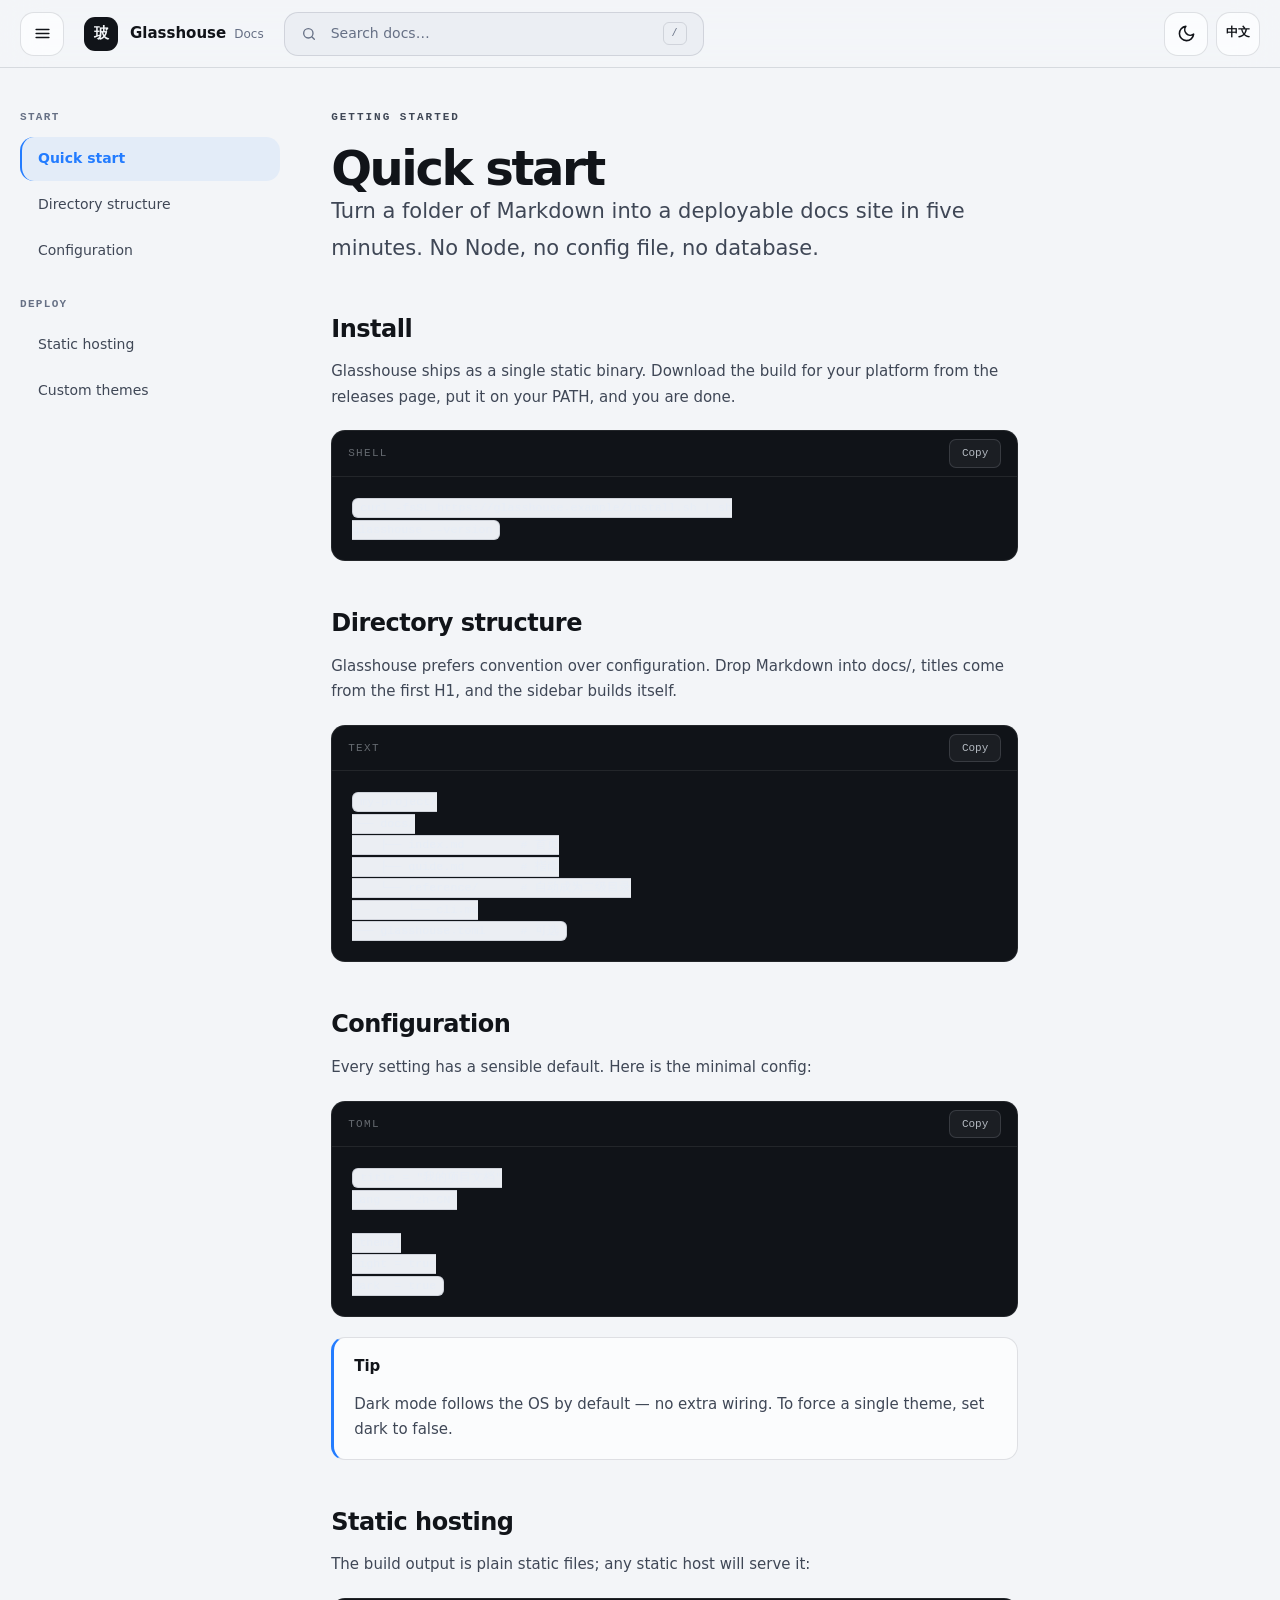
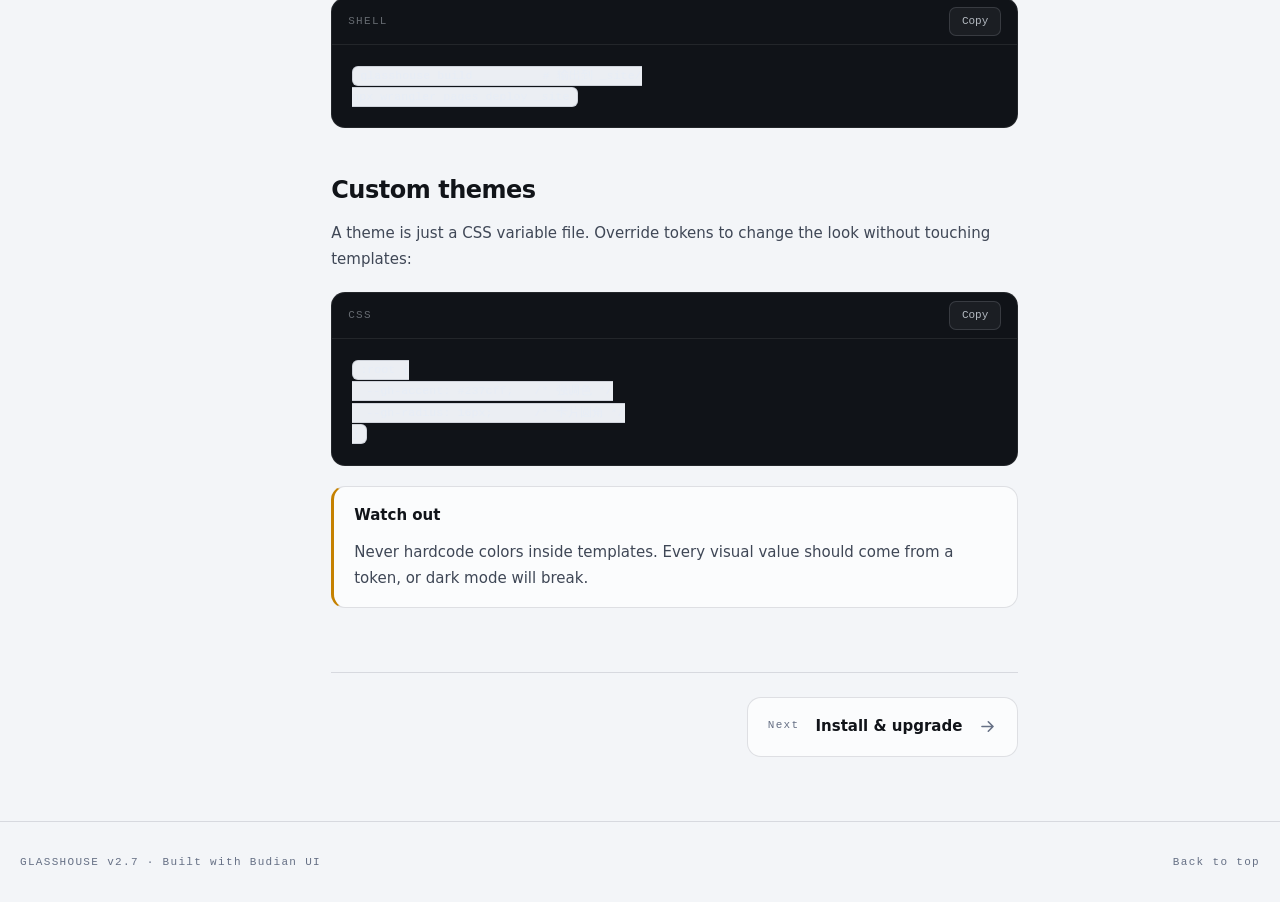
<file: examples/docs/index.html>
<!DOCTYPE html>
<html lang="zh-CN">
<head>
  <meta charset="UTF-8">
  <meta name="viewport" content="width=device-width, initial-scale=1, viewport-fit=cover">
  <title>玻璃房 Glasshouse — 文档</title>
  <meta name="description" content="Glasshouse 零依赖静态文档引擎的官方文档:快速开始、目录结构、配置与部署。">
  <meta name="theme-color" media="(prefers-color-scheme: light)" content="#f3f5f8">
  <meta name="theme-color" media="(prefers-color-scheme: dark)" content="#050609">
  <script>
    /* Theme bootstrap — before stylesheets. Reveal hidden states arm only
       after budian.js initializes; if it fails, content stays visible. */
    (function () {
      var t = null;
      try { t = localStorage.getItem("budian-theme"); } catch (e) {}
      if (t !== "light" && t !== "dark") {
        t = matchMedia("(prefers-color-scheme: dark)").matches ? "dark" : "light";
      }
      document.documentElement.dataset.theme = t;
    })();
  </script>
  <link rel="stylesheet" href="../../tokens/tokens.css">
  <link rel="stylesheet" href="styles.css">
</head>
<body>
  <a class="skip" href="#article" data-i18n="a11y.skip">跳到主要内容</a>

  <!-- ================= Header ================= -->
  <header class="topbar" id="top">
    <div class="topbar__inner">
      <button class="icon-btn menu-btn" type="button" id="menu-open" aria-label="打开目录" aria-expanded="false">
        <svg class="icon" viewBox="0 0 24 24" fill="none" stroke="currentColor" stroke-width="2" stroke-linecap="round" stroke-linejoin="round" aria-hidden="true"><path d="M4 7h16M4 12h16M4 17h16"/></svg>
      </button>
      <a class="brand" href="#">
        <span class="brand__mark" aria-hidden="true">玻</span>
        <span class="brand__name">Glasshouse<b data-i18n="brand.sub">文档</b></span>
      </a>
      <div class="search" role="search">
        <svg class="icon" viewBox="0 0 24 24" fill="none" stroke="currentColor" stroke-width="2" stroke-linecap="round" stroke-linejoin="round" aria-hidden="true"><circle cx="11" cy="11" r="7"/><path d="m20 20-3.5-3.5"/></svg>
        <input class="search__input" type="search" id="search" data-i18n-attr="placeholder:search.placeholder,aria-label:search.label" placeholder="搜索文档…">
        <kbd class="mono-note">/</kbd>
      </div>
      <div class="topbar__actions">
        <button class="icon-btn" type="button" data-budian-theme-toggle data-i18n-attr="aria-label:a11y.themeToggle" aria-label="切换主题">
          <svg class="icon icon--moon" viewBox="0 0 24 24" fill="none" stroke="currentColor" stroke-width="2" stroke-linecap="round" stroke-linejoin="round" aria-hidden="true"><path d="M21 12.8A9 9 0 1 1 11.2 3a7 7 0 0 0 9.8 9.8Z"/></svg>
          <svg class="icon icon--sun" viewBox="0 0 24 24" fill="none" stroke="currentColor" stroke-width="2" stroke-linecap="round" stroke-linejoin="round" aria-hidden="true"><circle cx="12" cy="12" r="4"/><path d="M12 2v2M12 20v2M4.9 4.9l1.4 1.4M17.7 17.7l1.4 1.4M2 12h2M20 12h2M4.9 19.1l1.4-1.4M17.7 6.3l1.4-1.4"/></svg>
        </button>
        <button class="icon-btn icon-btn--text" type="button" data-budian-locale-toggle aria-label="Switch to English" lang="en">EN</button>
      </div>
    </div>
  </header>

  <div class="layout">
    <!-- ================= Sidebar TOC ================= -->
    <aside class="sidebar" id="sidebar" aria-label="文档目录">
      <nav class="toc">
        <p class="toc__section mono-note" data-i18n="toc.start">开始</p>
        <a class="toc__link is-active" href="#quickstart" aria-current="page" data-i18n="toc.quickstart">快速开始</a>
        <a class="toc__link" href="#structure" data-i18n="toc.structure">目录结构</a>
        <a class="toc__link" href="#config" data-i18n="toc.config">配置</a>
        <p class="toc__section mono-note" data-i18n="toc.deploy">部署</p>
        <a class="toc__link" href="#static" data-i18n="toc.static">静态托管</a>
        <a class="toc__link" href="#custom" data-i18n="toc.custom">自定义主题</a>
      </nav>
    </aside>

    <div class="scrim" id="scrim" hidden></div>

    <!-- ================= Article ================= -->
    <main id="article" class="article">
      <article class="prose">
        <header class="prose__head">
          <p class="kicker"><span data-i18n="doc.kicker">GETTING STARTED</span></p>
          <h1 class="prose__title" data-i18n="doc.title">快速开始</h1>
          <p class="prose__lede" data-i18n="doc.lede">五分钟内把一个 Markdown 文件夹变成一个可部署的文档站。不需要 Node,不需要配置文件,不需要数据库。</p>
        </header>

        <section id="quickstart">
          <h2 data-i18n="doc.s1.title">安装</h2>
          <p data-i18n="doc.s1.p1">Glasshouse 是单个静态二进制。从发布页下载对应平台的版本,放进 PATH,即可使用。</p>
          <div class="code">
            <div class="code__bar">
              <span class="mono-note">SHELL</span>
              <button class="code__copy" type="button" data-budian-copy data-i18n="doc.copy">复制</button>
            </div>
            <pre><code>curl -fsSL https://glasshouse.example/install.sh | sh
glasshouse --version</code></pre>
          </div>
        </section>

        <section id="structure">
          <h2 data-i18n="doc.s2.title">目录结构</h2>
          <p data-i18n="doc.s2.p1">Glasshouse 约定优于配置。把 Markdown 放进 <code>docs/</code>,标题取自第一个 H1,目录自动生成。</p>
          <div class="code">
            <div class="code__bar">
              <span class="mono-note">TEXT</span>
              <button class="code__copy" type="button" data-budian-copy data-i18n="doc.copy">复制</button>
            </div>
            <pre><code>my-project/
├── docs/
│   ├── index.md        # 首页
│   ├── guide.md        # 指南
│   └── reference/      # 自动成为二级目录
│       └── cli.md
└── glasshouse.toml     # 可选</code></pre>
          </div>
        </section>

        <section id="config">
          <h2 data-i18n="doc.s3.title">配置</h2>
          <p data-i18n="doc.s3.p1">所有配置都有合理的默认值。下面是最小配置示例:</p>
          <div class="code">
            <div class="code__bar">
              <span class="mono-note">TOML</span>
              <button class="code__copy" type="button" data-budian-copy data-i18n="doc.copy">复制</button>
            </div>
            <pre><code>title = "我的项目文档"
lang  = "zh-CN"

[theme]
light = true
dark  = true</code></pre>
          </div>
          <div class="callout callout--info">
            <p><strong data-i18n="doc.tip.title">提示</strong><span data-i18n="doc.tip.body">深色模式默认跟随系统,无需额外配置。如需强制单主题,把 <code>dark</code> 设为 <code>false</code>。</span></p>
          </div>
        </section>

        <section id="static">
          <h2 data-i18n="doc.s4.title">静态托管</h2>
          <p data-i18n="doc.s4.p1">构建产物是纯静态文件,任何静态托管服务都可以直接部署:</p>
          <div class="code">
            <div class="code__bar">
              <span class="mono-note">SHELL</span>
              <button class="code__copy" type="button" data-budian-copy data-i18n="doc.copy">复制</button>
            </div>
            <pre><code>glasshouse build          # 输出到 _site/
npx wrangler pages deploy _site</code></pre>
          </div>
        </section>

        <section id="custom">
          <h2 data-i18n="doc.s5.title">自定义主题</h2>
          <p data-i18n="doc.s5.p1">主题就是一个 CSS 变量文件。覆盖标记(token)即可改变外观,不必触碰模板:</p>
          <div class="code">
            <div class="code__bar">
              <span class="mono-note">CSS</span>
              <button class="code__copy" type="button" data-budian-copy data-i18n="doc.copy">复制</button>
            </div>
            <pre><code>:root {
  --gh-accent: #237cff;   /* 强调色 */
  --gh-radius: 16px;      /* 卡片圆角 */
}</code></pre>
          </div>
          <div class="callout callout--warn">
            <p><strong data-i18n="doc.warn.title">注意</strong><span data-i18n="doc.warn.body">不要在模板里内联硬编码颜色。所有外观值都应通过 token 提供,否则深色模式会失效。</span></p>
          </div>
        </section>

        <!-- Prev / next -->
        <nav class="pager" aria-label="页面导航">
          <span class="pager__slot" aria-hidden="true"></span>
          <a class="pager__next" href="#quickstart">
            <small class="mono-note" data-i18n="pager.next">下一页</small>
            <strong data-i18n="pager.nextTitle">安装与升级</strong>
            <svg class="icon" viewBox="0 0 24 24" fill="none" stroke="currentColor" stroke-width="2" stroke-linecap="round" stroke-linejoin="round" aria-hidden="true"><path d="M5 12h14m0 0-6-6m6 6-6 6"/></svg>
          </a>
        </nav>
      </article>
    </main>
  </div>

  <footer class="footer">
    <div class="footer__inner">
      <p class="mono-note">GLASSHOUSE v2.7 · <span data-i18n="footer.note">由 Budian UI 构建</span></p>
      <a class="mono-note" href="#top" data-i18n="footer.top">回到顶部</a>
    </div>
  </footer>

  <script src="../assets/budian.js" defer></script>
  <script>
    document.addEventListener("DOMContentLoaded", function () {
      Budian.init({
        messages: {
          "zh-CN": {
            "meta.title": "玻璃房 Glasshouse — 文档",
            "meta.description": "Glasshouse 零依赖静态文档引擎的官方文档:快速开始、目录结构、配置与部署。",
            "a11y.skip": "跳到主要内容",
            "a11y.themeToggle": "切换明暗主题",
            "a11y.themeDark": "切换到深色模式",
            "a11y.themeLight": "切换到浅色模式",
            "a11y.menu": "打开目录",
            "brand.sub": "文档",
            "search.placeholder": "搜索文档…",
            "search.label": "搜索文档",
            "toc.start": "开始",
            "toc.quickstart": "快速开始",
            "toc.structure": "目录结构",
            "toc.config": "配置",
            "toc.deploy": "部署",
            "toc.static": "静态托管",
            "toc.custom": "自定义主题",
            "doc.kicker": "GETTING STARTED",
            "doc.title": "快速开始",
            "doc.lede": "五分钟内把一个 Markdown 文件夹变成一个可部署的文档站。不需要 Node,不需要配置文件,不需要数据库。",
            "doc.s1.title": "安装",
            "doc.s1.p1": "Glasshouse 是单个静态二进制。从发布页下载对应平台的版本,放进 PATH,即可使用。",
            "doc.s2.title": "目录结构",
            "doc.s2.p1": "Glasshouse 约定优于配置。把 Markdown 放进 docs/,标题取自第一个 H1,目录自动生成。",
            "doc.s3.title": "配置",
            "doc.s3.p1": "所有配置都有合理的默认值。下面是最小配置示例:",
            "doc.tip.title": "提示",
            "doc.tip.body": "深色模式默认跟随系统,无需额外配置。如需强制单主题,把 dark 设为 false。",
            "doc.s4.title": "静态托管",
            "doc.s4.p1": "构建产物是纯静态文件,任何静态托管服务都可以直接部署:",
            "doc.s5.title": "自定义主题",
            "doc.s5.p1": "主题就是一个 CSS 变量文件。覆盖标记(token)即可改变外观,不必触碰模板:",
            "doc.warn.title": "注意",
            "doc.warn.body": "不要在模板里内联硬编码颜色。所有外观值都应通过 token 提供,否则深色模式会失效。",
            "doc.copy": "复制",
            "pager.next": "下一页",
            "pager.nextTitle": "安装与升级",
            "footer.note": "由 Budian UI 构建",
            "footer.top": "回到顶部"
          },
          "en": {
            "meta.title": "Glasshouse — Documentation",
            "meta.description": "Official docs for Glasshouse, the zero-dependency static docs engine: quick start, structure, configuration and deployment.",
            "a11y.skip": "Skip to main content",
            "a11y.themeToggle": "Toggle light/dark theme",
            "a11y.themeDark": "Switch to dark mode",
            "a11y.themeLight": "Switch to light mode",
            "a11y.menu": "Open table of contents",
            "brand.sub": "Docs",
            "search.placeholder": "Search docs…",
            "search.label": "Search documentation",
            "toc.start": "Start",
            "toc.quickstart": "Quick start",
            "toc.structure": "Directory structure",
            "toc.config": "Configuration",
            "toc.deploy": "Deploy",
            "toc.static": "Static hosting",
            "toc.custom": "Custom themes",
            "doc.kicker": "GETTING STARTED",
            "doc.title": "Quick start",
            "doc.lede": "Turn a folder of Markdown into a deployable docs site in five minutes. No Node, no config file, no database.",
            "doc.s1.title": "Install",
            "doc.s1.p1": "Glasshouse ships as a single static binary. Download the build for your platform from the releases page, put it on your PATH, and you are done.",
            "doc.s2.title": "Directory structure",
            "doc.s2.p1": "Glasshouse prefers convention over configuration. Drop Markdown into docs/, titles come from the first H1, and the sidebar builds itself.",
            "doc.s3.title": "Configuration",
            "doc.s3.p1": "Every setting has a sensible default. Here is the minimal config:",
            "doc.tip.title": "Tip",
            "doc.tip.body": "Dark mode follows the OS by default — no extra wiring. To force a single theme, set dark to false.",
            "doc.s4.title": "Static hosting",
            "doc.s4.p1": "The build output is plain static files; any static host will serve it:",
            "doc.s5.title": "Custom themes",
            "doc.s5.p1": "A theme is just a CSS variable file. Override tokens to change the look without touching templates:",
            "doc.warn.title": "Watch out",
            "doc.warn.body": "Never hardcode colors inside templates. Every visual value should come from a token, or dark mode will break.",
            "doc.copy": "Copy",
            "pager.next": "Next",
            "pager.nextTitle": "Install & upgrade",
            "footer.note": "Built with Budian UI",
            "footer.top": "Back to top"
          }
        }
      });

      /* "/" focuses search */
      document.addEventListener("keydown", function (e) {
        if (e.key === "/" && !/INPUT|TEXTAREA|SELECT/.test(document.activeElement.tagName)) {
          e.preventDefault();
          document.getElementById("search").focus();
        }
      });

      /* Mobile TOC drawer */
      var sidebar = document.getElementById("sidebar");
      var scrim = document.getElementById("scrim");
      var menuBtn = document.getElementById("menu-open");
      function setDrawer(open) {
        sidebar.classList.toggle("is-open", open);
        scrim.hidden = !open;
        menuBtn.setAttribute("aria-expanded", open ? "true" : "false");
        if (open) {
          var first = sidebar.querySelector(".toc__link");
          if (first) first.focus();
        } else {
          menuBtn.focus();
        }
      }
      menuBtn.addEventListener("click", function () {
        setDrawer(!sidebar.classList.contains("is-open"));
      });
      scrim.addEventListener("click", function () { setDrawer(false); });
      document.addEventListener("keydown", function (e) {
        if (e.key === "Escape" && sidebar.classList.contains("is-open")) setDrawer(false);
      });
    });
  </script>
</body>
</html>
</file>
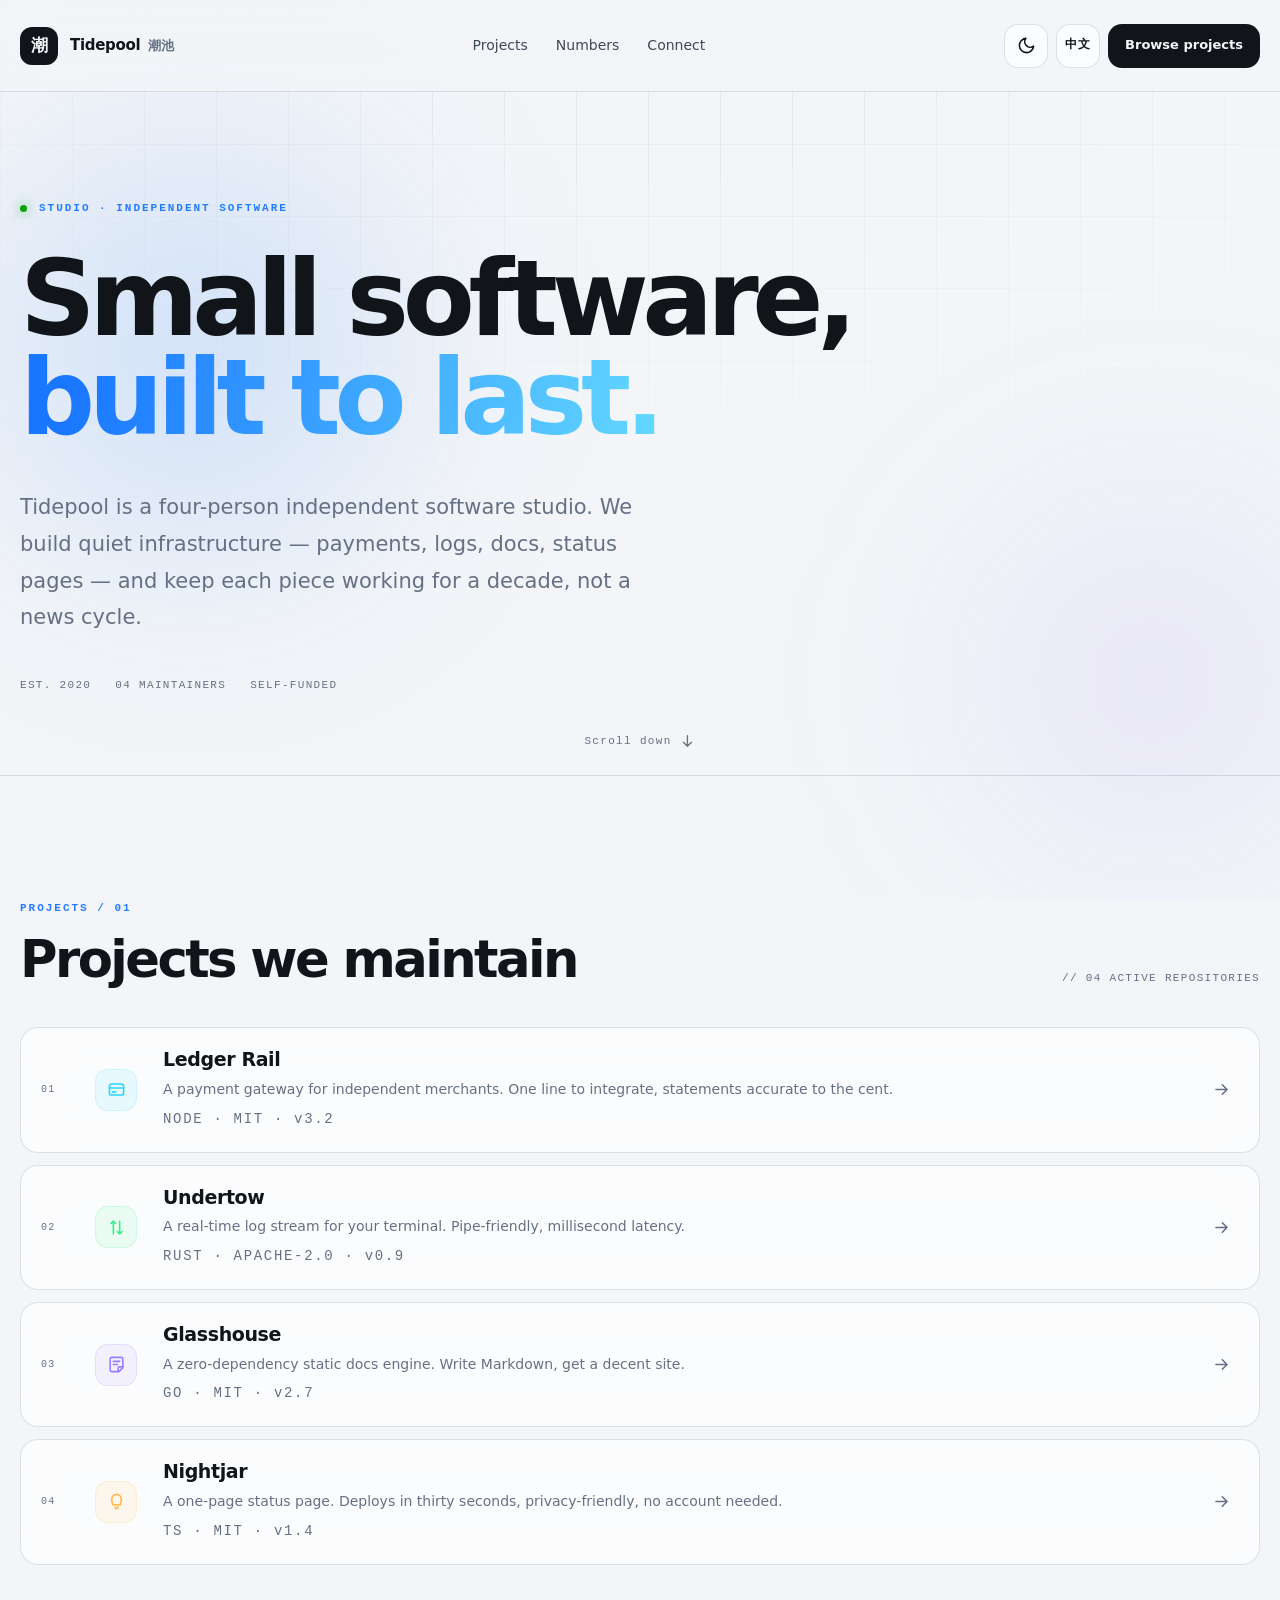
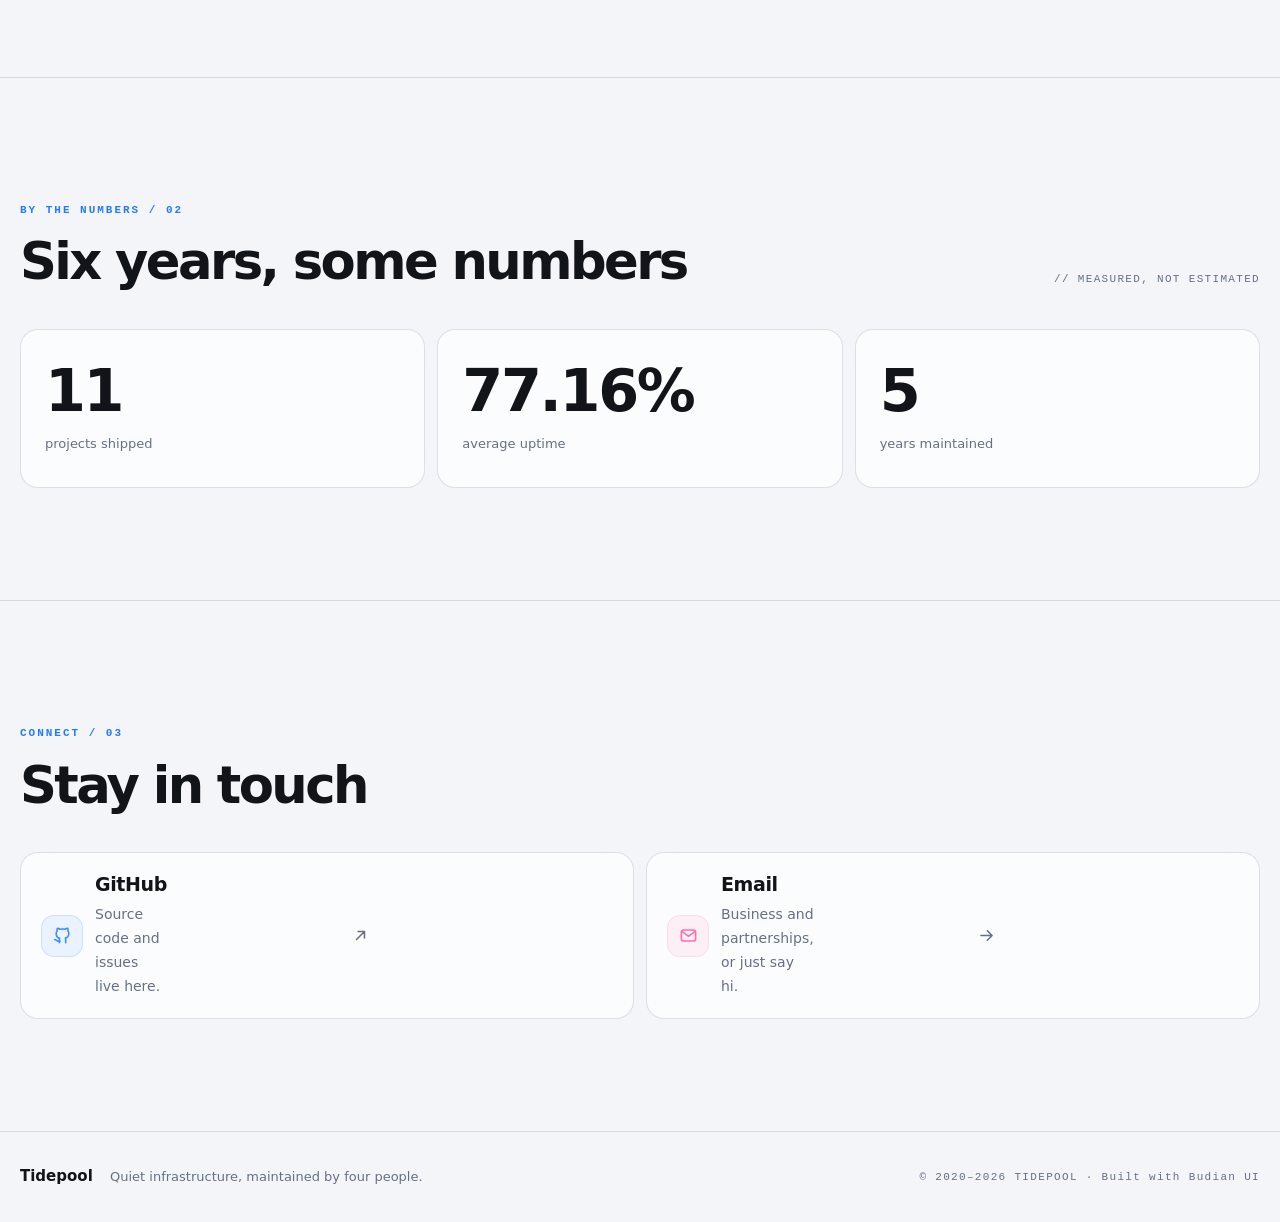
<file: examples/landing/index.html>
<!DOCTYPE html>
<html lang="zh-CN">
<head>
  <meta charset="UTF-8">
  <meta name="viewport" content="width=device-width, initial-scale=1, viewport-fit=cover">
  <title>潮池 Tidepool — 独立软件工作室</title>
  <meta name="description" content="潮池是一个独立软件工作室，维护支付、日志、文档与状态页等安静的基础设施。">
  <meta name="theme-color" media="(prefers-color-scheme: light)" content="#f3f5f8">
  <meta name="theme-color" media="(prefers-color-scheme: dark)" content="#050609">
  <script>
    /* Budian UI — no-flash theme bootstrap. Must run before stylesheets paint.
       Reveal hidden states arm only after budian.js initializes; if it fails,
       content stays visible. */
    (function () {
      var t = null;
      try { t = localStorage.getItem("budian-theme"); } catch (e) {}
      if (t !== "light" && t !== "dark") {
        t = matchMedia("(prefers-color-scheme: dark)").matches ? "dark" : "light";
      }
      document.documentElement.dataset.theme = t;
    })();
  </script>
  <link rel="stylesheet" href="../../tokens/tokens.css">
  <link rel="stylesheet" href="styles.css">
</head>
<body>
  <a class="skip" href="#main" data-i18n="a11y.skip">跳到主要内容</a>

  <!-- Ambient field: two blurred orbs + hairline grid. Decorative only. -->
  <div class="ambient" aria-hidden="true">
    <div class="orb orb--a"></div>
    <div class="orb orb--b"></div>
    <div class="field"></div>
  </div>

  <header class="topbar">
    <div class="shell topbar__inner">
      <a class="brand" href="#top">
        <span class="brand__mark" aria-hidden="true">潮</span>
        <span class="brand__name">Tidepool<b>潮池</b></span>
      </a>
      <nav class="topnav" aria-label="主导航">
        <a href="#projects" data-i18n="nav.projects">项目</a>
        <a href="#numbers" data-i18n="nav.numbers">数据</a>
        <a href="#connect" data-i18n="nav.connect">联系</a>
      </nav>
      <div class="topbar__actions">
        <button class="icon-btn" type="button" data-budian-theme-toggle
                data-i18n-attr="aria-label:a11y.themeToggle" aria-label="切换主题">
          <svg class="icon icon--moon" viewBox="0 0 24 24" fill="none" stroke="currentColor" stroke-width="2" stroke-linecap="round" stroke-linejoin="round" aria-hidden="true"><path d="M21 12.8A9 9 0 1 1 11.2 3a7 7 0 0 0 9.8 9.8Z"/></svg>
          <svg class="icon icon--sun" viewBox="0 0 24 24" fill="none" stroke="currentColor" stroke-width="2" stroke-linecap="round" stroke-linejoin="round" aria-hidden="true"><circle cx="12" cy="12" r="4"/><path d="M12 2v2M12 20v2M4.9 4.9l1.4 1.4M17.7 17.7l1.4 1.4M2 12h2M20 12h2M4.9 19.1l1.4-1.4M17.7 6.3l1.4-1.4"/></svg>
        </button>
        <button class="icon-btn icon-btn--text" type="button" data-budian-locale-toggle
                aria-label="Switch to English" lang="en">EN</button>
        <a class="btn btn--solid btn--sm" href="#projects" data-i18n="hero.cta">浏览项目</a>
      </div>
    </div>
  </header>

  <main id="main">
    <!-- ================= Hero ================= -->
    <section class="hero" id="top">
      <div class="shell">
        <p class="kicker reveal"><span class="kicker__dot" aria-hidden="true"></span><span data-i18n="hero.kicker">STUDIO · 独立软件工作室</span></p>
        <h1 class="display reveal" style="--d:1">
          <span class="display__line" data-i18n="hero.titleA">把小型软件，</span>
          <span class="display__line display__line--gradient" data-i18n="hero.titleB">做成耐用的坐标。</span>
        </h1>
        <p class="lede reveal" style="--d:2" data-i18n="hero.lede">潮池是一个四人的独立软件工作室。我们做支付、日志、文档与状态页这类安静的基础设施——不追热点，只把每一件小东西做到十年后还能用。</p>
        <div class="hero__meta reveal" style="--d:3">
          <span class="mono-note">EST. 2020</span>
          <span class="mono-note">04 MAINTAINERS</span>
          <span class="mono-note">SELF-FUNDED</span>
        </div>
      </div>
      <a class="scroll-cue" href="#projects" aria-label="向下滚动到项目列表">
        <span data-i18n="hero.scroll">向下滚动</span>
        <svg class="icon" viewBox="0 0 24 24" fill="none" stroke="currentColor" stroke-width="2" stroke-linecap="round" stroke-linejoin="round" aria-hidden="true"><path d="M12 4v16m0 0 6-6m-6 6-6-6"/></svg>
      </a>
    </section>

    <!-- ================= Projects ================= -->
    <section class="section" id="projects">
      <div class="shell">
        <header class="section-head reveal">
          <div>
            <p class="kicker" data-i18n="projects.kicker">PROJECTS / 01</p>
            <h2 class="title" data-i18n="projects.title">正在维护的项目</h2>
          </div>
          <code class="mono-note" data-i18n="projects.note">// 04 ACTIVE REPOSITORIES</code>
        </header>

        <div class="rows">
          <a class="row reveal" style="--card-accent: var(--budian-raw-cyan); --d:1" href="#connect">
            <small class="row__index mono-note">01</small>
            <span class="tile" aria-hidden="true">
              <svg class="icon" viewBox="0 0 24 24" fill="none" stroke="currentColor" stroke-width="2" stroke-linecap="round" stroke-linejoin="round"><rect x="3" y="5" width="18" height="14" rx="3"/><path d="M3 10h18M7 15h4"/></svg>
            </span>
            <span class="row__body">
              <strong data-i18n="projects.p1.name">Ledger Rail · 账轨</strong>
              <small data-i18n="projects.p1.desc">面向独立商户的支付网关。一行代码接入，对账单精确到分。</small>
              <small class="mono-note" data-i18n="projects.p1.meta">NODE · MIT · v3.2</small>
            </span>
            <i class="row__go" aria-hidden="true">
              <svg class="icon" viewBox="0 0 24 24" fill="none" stroke="currentColor" stroke-width="2" stroke-linecap="round" stroke-linejoin="round"><path d="M5 12h14m0 0-6-6m6 6-6 6"/></svg>
            </i>
          </a>

          <a class="row reveal" style="--card-accent: var(--budian-raw-green); --d:2" href="#connect">
            <small class="row__index mono-note">02</small>
            <span class="tile" aria-hidden="true">
              <svg class="icon" viewBox="0 0 24 24" fill="none" stroke="currentColor" stroke-width="2" stroke-linecap="round" stroke-linejoin="round"><path d="m5 7 3-3 3 3M8 4v16"/><path d="m13 17 3 3 3-3M16 20V4"/></svg>
            </span>
            <span class="row__body">
              <strong data-i18n="projects.p2.name">Undertow · 逆流</strong>
              <small data-i18n="projects.p2.desc">终端里的实时日志流。管道友好，毫秒级延迟。</small>
              <small class="mono-note" data-i18n="projects.p2.meta">RUST · APACHE-2.0 · v0.9</small>
            </span>
            <i class="row__go" aria-hidden="true">
              <svg class="icon" viewBox="0 0 24 24" fill="none" stroke="currentColor" stroke-width="2" stroke-linecap="round" stroke-linejoin="round"><path d="M5 12h14m0 0-6-6m6 6-6 6"/></svg>
            </i>
          </a>

          <a class="row reveal" style="--card-accent: var(--budian-raw-violet); --d:3" href="#connect">
            <small class="row__index mono-note">03</small>
            <span class="tile" aria-hidden="true">
              <svg class="icon" viewBox="0 0 24 24" fill="none" stroke="currentColor" stroke-width="2" stroke-linecap="round" stroke-linejoin="round"><path d="M4 5a2 2 0 0 1 2-2h12a2 2 0 0 1 2 2v11l-5 5H6a2 2 0 0 1-2-2Z"/><path d="M14 21v-4a2 2 0 0 1 2-2h4M8 8h8M8 12h5"/></svg>
            </span>
            <span class="row__body">
              <strong data-i18n="projects.p3.name">Glasshouse · 玻璃房</strong>
              <small data-i18n="projects.p3.desc">零依赖的静态文档引擎。写 Markdown，得到一个像样的文档站。</small>
              <small class="mono-note" data-i18n="projects.p3.meta">GO · MIT · v2.7</small>
            </span>
            <i class="row__go" aria-hidden="true">
              <svg class="icon" viewBox="0 0 24 24" fill="none" stroke="currentColor" stroke-width="2" stroke-linecap="round" stroke-linejoin="round"><path d="M5 12h14m0 0-6-6m6 6-6 6"/></svg>
            </i>
          </a>

          <a class="row reveal" style="--card-accent: var(--budian-raw-amber); --d:4" href="#connect">
            <small class="row__index mono-note">04</small>
            <span class="tile" aria-hidden="true">
              <svg class="icon" viewBox="0 0 24 24" fill="none" stroke="currentColor" stroke-width="2" stroke-linecap="round" stroke-linejoin="round"><path d="M12 3a6 6 0 0 0-6 6c0 3 1 4 1 7h10c0-3 1-4 1-7a6 6 0 0 0-6-6Z"/><path d="M10 19a2 2 0 0 0 4 0"/></svg>
            </span>
            <span class="row__body">
              <strong data-i18n="projects.p4.name">Nightjar · 夜鹰</strong>
              <small data-i18n="projects.p4.desc">一页式状态页。三十秒部署，隐私友好，无需账号。</small>
              <small class="mono-note" data-i18n="projects.p4.meta">TS · MIT · v1.4</small>
            </span>
            <i class="row__go" aria-hidden="true">
              <svg class="icon" viewBox="0 0 24 24" fill="none" stroke="currentColor" stroke-width="2" stroke-linecap="round" stroke-linejoin="round"><path d="M5 12h14m0 0-6-6m6 6-6 6"/></svg>
            </i>
          </a>
        </div>
      </div>
    </section>

    <!-- ================= Numbers ================= -->
    <section class="section" id="numbers">
      <div class="shell">
        <header class="section-head reveal">
          <div>
            <p class="kicker" data-i18n="numbers.kicker">BY THE NUMBERS / 02</p>
            <h2 class="title" data-i18n="numbers.title">六年，一些数字</h2>
          </div>
          <code class="mono-note" data-i18n="numbers.note">// MEASURED, NOT ESTIMATED</code>
        </header>

        <div class="stats">
          <div class="stat reveal" style="--d:1">
            <strong class="stat__value"><span data-count="14">0</span></strong>
            <span class="stat__label" data-i18n="numbers.s1">个已发布项目</span>
          </div>
          <div class="stat reveal" style="--d:2">
            <strong class="stat__value"><span data-count="99.98" data-count-suffix="%">0</span></strong>
            <span class="stat__label" data-i18n="numbers.s2">平均可用性</span>
          </div>
          <div class="stat reveal" style="--d:3">
            <strong class="stat__value"><span data-count="6">0</span></strong>
            <span class="stat__label" data-i18n="numbers.s3">年持续维护</span>
          </div>
        </div>
      </div>
    </section>

    <!-- ================= Connect ================= -->
    <section class="section" id="connect">
      <div class="shell">
        <header class="section-head reveal">
          <div>
            <p class="kicker" data-i18n="connect.kicker">CONNECT / 03</p>
            <h2 class="title" data-i18n="connect.title">保持联系</h2>
          </div>
        </header>

        <div class="rows rows--two">
          <a class="row reveal" style="--card-accent: var(--budian-raw-blue); --d:1" href="https://github.com/">
            <span class="tile" aria-hidden="true">
              <svg class="icon" viewBox="0 0 24 24" fill="none" stroke="currentColor" stroke-width="2" stroke-linecap="round" stroke-linejoin="round"><path d="M9 19c-4.3 1.4-5-2-7-2m14 4v-3.9c0-1 .1-1.4-.5-2 2.8-.3 4.5-1.4 4.5-5.9a4.6 4.6 0 0 0-1.3-3.2 4.2 4.2 0 0 0-.1-3.2s-1.1-.3-3.5 1.3a12.3 12.3 0 0 0-6.2 0C6.5 2.8 5.4 3.1 5.4 3.1a4.2 4.2 0 0 0-.1 3.2A4.6 4.6 0 0 0 4 9.5c0 4.5 1.7 5.6 4.5 5.9-.6.6-.6 1.2-.5 2V21"/></svg>
            </span>
            <span class="row__body">
              <strong data-i18n="connect.gh.name">GitHub</strong>
              <small data-i18n="connect.gh.desc">源代码与 issue 都在这里。</small>
            </span>
            <i class="row__go" aria-hidden="true">
              <svg class="icon" viewBox="0 0 24 24" fill="none" stroke="currentColor" stroke-width="2" stroke-linecap="round" stroke-linejoin="round"><path d="M7 17 17 7M9 7h8v8"/></svg>
            </i>
          </a>

          <a class="row reveal" style="--card-accent: var(--budian-raw-rose); --d:2" href="mailto:hello@tidepool.example">
            <span class="tile" aria-hidden="true">
              <svg class="icon" viewBox="0 0 24 24" fill="none" stroke="currentColor" stroke-width="2" stroke-linecap="round" stroke-linejoin="round"><rect x="3" y="5" width="18" height="14" rx="3"/><path d="m4 7 8 6 8-6"/></svg>
            </span>
            <span class="row__body">
              <strong data-i18n="connect.mail.name">邮件</strong>
              <small data-i18n="connect.mail.desc">商务与合作，或只是打个招呼。</small>
            </span>
            <i class="row__go" aria-hidden="true">
              <svg class="icon" viewBox="0 0 24 24" fill="none" stroke="currentColor" stroke-width="2" stroke-linecap="round" stroke-linejoin="round"><path d="M5 12h14m0 0-6-6m6 6-6 6"/></svg>
            </i>
          </a>
        </div>
      </div>
    </section>
  </main>

  <footer class="footer">
    <div class="shell footer__inner">
      <p class="footer__brand">Tidepool <b data-i18n="footer.tagline">安静的基础设施，由四个人维护。</b></p>
      <p class="mono-note">© 2020–2026 TIDEPOOL · <span data-i18n="footer.note">由 Budian UI 构建</span></p>
    </div>
  </footer>

  <script src="../assets/budian.js" defer></script>
  <script>
    document.addEventListener("DOMContentLoaded", function () {
      Budian.init({
        messages: {
          "zh-CN": {
            "meta.title": "潮池 Tidepool — 独立软件工作室",
            "meta.description": "潮池是一个独立软件工作室，维护支付、日志、文档与状态页等安静的基础设施。",
            "a11y.skip": "跳到主要内容",
            "a11y.themeToggle": "切换明暗主题",
            "a11y.themeDark": "切换到深色模式",
            "a11y.themeLight": "切换到浅色模式",
            "nav.projects": "项目", "nav.numbers": "数据", "nav.connect": "联系",
            "hero.kicker": "STUDIO · 独立软件工作室",
            "hero.titleA": "把小型软件，",
            "hero.titleB": "做成耐用的坐标。",
            "hero.lede": "潮池是一个四人的独立软件工作室。我们做支付、日志、文档与状态页这类安静的基础设施——不追热点，只把每一件小东西做到十年后还能用。",
            "hero.cta": "浏览项目",
            "hero.scroll": "向下滚动",
            "projects.kicker": "PROJECTS / 01",
            "projects.title": "正在维护的项目",
            "projects.note": "// 04 ACTIVE REPOSITORIES",
            "projects.p1.name": "Ledger Rail · 账轨",
            "projects.p1.desc": "面向独立商户的支付网关。一行代码接入，对账单精确到分。",
            "projects.p1.meta": "NODE · MIT · v3.2",
            "projects.p2.name": "Undertow · 逆流",
            "projects.p2.desc": "终端里的实时日志流。管道友好，毫秒级延迟。",
            "projects.p2.meta": "RUST · APACHE-2.0 · v0.9",
            "projects.p3.name": "Glasshouse · 玻璃房",
            "projects.p3.desc": "零依赖的静态文档引擎。写 Markdown，得到一个像样的文档站。",
            "projects.p3.meta": "GO · MIT · v2.7",
            "projects.p4.name": "Nightjar · 夜鹰",
            "projects.p4.desc": "一页式状态页。三十秒部署，隐私友好，无需账号。",
            "projects.p4.meta": "TS · MIT · v1.4",
            "numbers.kicker": "BY THE NUMBERS / 02",
            "numbers.title": "六年，一些数字",
            "numbers.note": "// MEASURED, NOT ESTIMATED",
            "numbers.s1": "个已发布项目",
            "numbers.s2": "平均可用性",
            "numbers.s3": "年持续维护",
            "connect.kicker": "CONNECT / 03",
            "connect.title": "保持联系",
            "connect.gh.name": "GitHub",
            "connect.gh.desc": "源代码与 issue 都在这里。",
            "connect.mail.name": "邮件",
            "connect.mail.desc": "商务与合作，或只是打个招呼。",
            "footer.tagline": "安静的基础设施，由四个人维护。",
            "footer.note": "由 Budian UI 构建"
          },
          "en": {
            "meta.title": "Tidepool — Independent Software Studio",
            "meta.description": "Tidepool is an independent software studio maintaining quiet infrastructure: payments, logs, docs and status pages.",
            "a11y.skip": "Skip to main content",
            "a11y.themeToggle": "Toggle light/dark theme",
            "a11y.themeDark": "Switch to dark mode",
            "a11y.themeLight": "Switch to light mode",
            "nav.projects": "Projects", "nav.numbers": "Numbers", "nav.connect": "Connect",
            "hero.kicker": "STUDIO · INDEPENDENT SOFTWARE",
            "hero.titleA": "Small software,",
            "hero.titleB": "built to last.",
            "hero.lede": "Tidepool is a four-person independent software studio. We build quiet infrastructure — payments, logs, docs, status pages — and keep each piece working for a decade, not a news cycle.",
            "hero.cta": "Browse projects",
            "hero.scroll": "Scroll down",
            "projects.kicker": "PROJECTS / 01",
            "projects.title": "Projects we maintain",
            "projects.note": "// 04 ACTIVE REPOSITORIES",
            "projects.p1.name": "Ledger Rail",
            "projects.p1.desc": "A payment gateway for independent merchants. One line to integrate, statements accurate to the cent.",
            "projects.p1.meta": "NODE · MIT · v3.2",
            "projects.p2.name": "Undertow",
            "projects.p2.desc": "A real-time log stream for your terminal. Pipe-friendly, millisecond latency.",
            "projects.p2.meta": "RUST · APACHE-2.0 · v0.9",
            "projects.p3.name": "Glasshouse",
            "projects.p3.desc": "A zero-dependency static docs engine. Write Markdown, get a decent site.",
            "projects.p3.meta": "GO · MIT · v2.7",
            "projects.p4.name": "Nightjar",
            "projects.p4.desc": "A one-page status page. Deploys in thirty seconds, privacy-friendly, no account needed.",
            "projects.p4.meta": "TS · MIT · v1.4",
            "numbers.kicker": "BY THE NUMBERS / 02",
            "numbers.title": "Six years, some numbers",
            "numbers.note": "// MEASURED, NOT ESTIMATED",
            "numbers.s1": "projects shipped",
            "numbers.s2": "average uptime",
            "numbers.s3": "years maintained",
            "connect.kicker": "CONNECT / 03",
            "connect.title": "Stay in touch",
            "connect.gh.name": "GitHub",
            "connect.gh.desc": "Source code and issues live here.",
            "connect.mail.name": "Email",
            "connect.mail.desc": "Business and partnerships, or just say hi.",
            "footer.tagline": "Quiet infrastructure, maintained by four people.",
            "footer.note": "Built with Budian UI"
          }
        }
      });
    });
  </script>
</body>
</html>
</file>
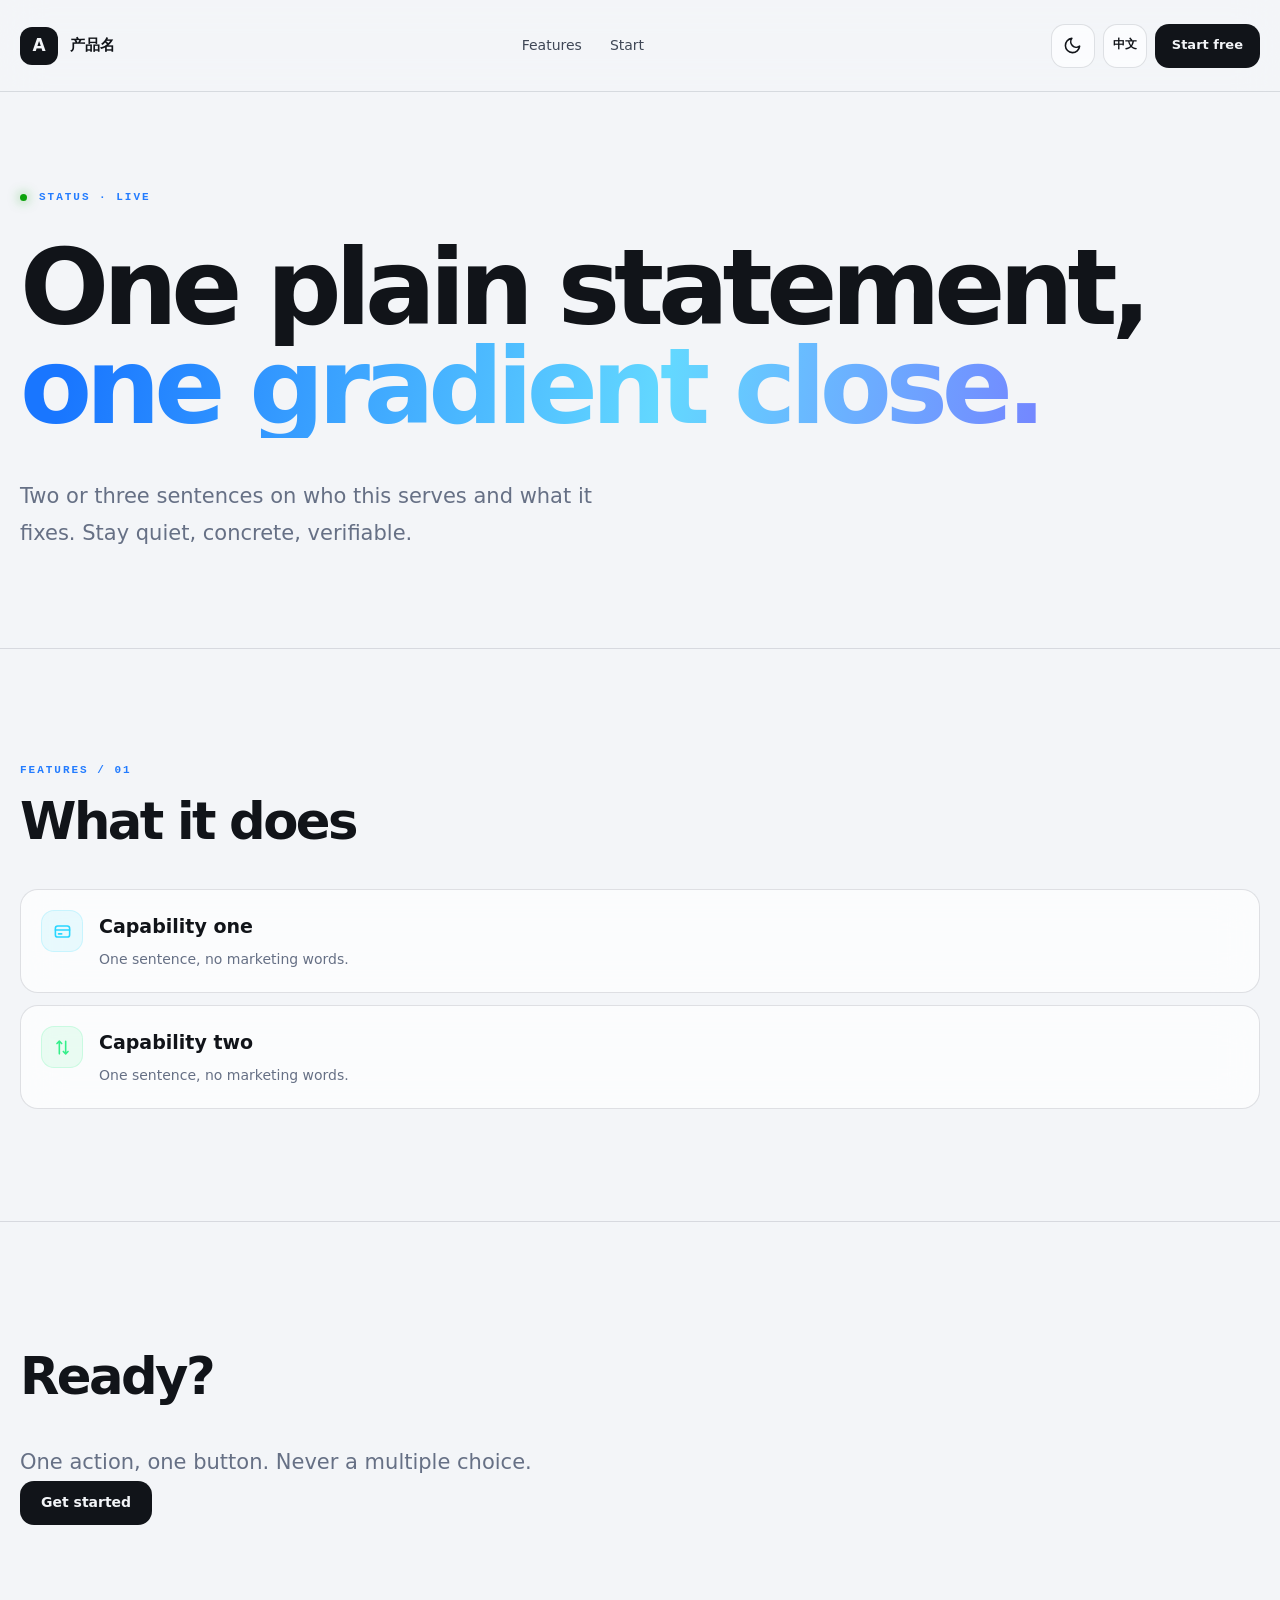
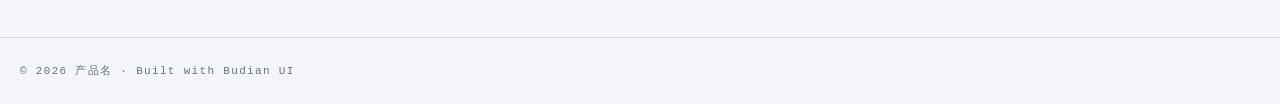
<file: examples/starter/index.html>
<!DOCTYPE html>
<html lang="zh-CN">
<head>
  <meta charset="UTF-8">
  <meta name="viewport" content="width=device-width, initial-scale=1, viewport-fit=cover">
  <title>页面标题 — 产品名</title>
  <meta name="description" content="一句话描述这个页面。">
  <meta name="theme-color" media="(prefers-color-scheme: light)" content="#f3f5f8">
  <meta name="theme-color" media="(prefers-color-scheme: dark)" content="#050609">
  <script>
    /* Budian UI no-flash theme bootstrap — keep inline, before stylesheets.
       Reveal gating: content is visible by default. The "js" class (which
       enables .reveal hidden states) is added by budian.js ONLY after the
       reveal system arms itself — if that script fails, nothing is hidden. */
    (function () {
      var t = null;
      try { t = localStorage.getItem("budian-theme"); } catch (e) {}
      if (t !== "light" && t !== "dark") {
        t = matchMedia("(prefers-color-scheme: dark)").matches ? "dark" : "light";
      }
      document.documentElement.dataset.theme = t;
    })();
  </script>
  <!-- In your project, copy tokens/tokens.css into your assets and adjust paths. -->
  <link rel="stylesheet" href="../../tokens/tokens.css">
  <link rel="stylesheet" href="styles.css">
</head>
<body>
  <a class="skip" href="#main" data-i18n="a11y.skip">跳到主要内容</a>

  <header class="topbar">
    <div class="shell topbar__inner">
      <a class="brand" href="#">
        <span class="brand__mark" aria-hidden="true">A</span>
        <span class="brand__name">产品名</span>
      </a>
      <nav class="topnav" aria-label="主导航">
        <a href="#features" data-i18n="nav.features">功能</a>
        <a href="#cta" data-i18n="nav.cta">开始</a>
      </nav>
      <div class="topbar__actions">
        <!-- Neutral static label only. The runtime refines aria-label to the
             direction-specific label and writes aria-pressed after init, so a
             failed runtime can never leave a wrong button state behind. -->
        <button class="icon-btn" type="button" data-budian-theme-toggle
                data-i18n-attr="aria-label:a11y.themeToggle" aria-label="切换主题">
          <svg class="icon icon--moon" viewBox="0 0 24 24" fill="none" stroke="currentColor" stroke-width="2" stroke-linecap="round" stroke-linejoin="round" aria-hidden="true"><path d="M21 12.8A9 9 0 1 1 11.2 3a7 7 0 0 0 9.8 9.8Z"/></svg>
          <svg class="icon icon--sun" viewBox="0 0 24 24" fill="none" stroke="currentColor" stroke-width="2" stroke-linecap="round" stroke-linejoin="round" aria-hidden="true"><circle cx="12" cy="12" r="4"/><path d="M12 2v2M12 20v2M4.9 4.9l1.4 1.4M17.7 17.7l1.4 1.4M2 12h2M20 12h2M4.9 19.1l1.4-1.4M17.7 6.3l1.4-1.4"/></svg>
        </button>
        <button class="icon-btn icon-btn--text" type="button" data-budian-locale-toggle
                aria-label="Switch to English" lang="en">EN</button>
        <a class="btn btn--solid btn--sm" href="#cta" data-i18n="nav.ctaBtn">免费开始</a>
      </div>
    </div>
  </header>

  <main id="main">
    <section class="hero">
      <div class="shell">
        <p class="kicker reveal"><span class="kicker__dot" aria-hidden="true"></span><span data-i18n="hero.kicker">STATUS · 运行中</span></p>
        <h1 class="display reveal" style="--d:1">
          <span data-i18n="hero.titleA">第一行陈述,</span>
          <span class="display__line--gradient" data-i18n="hero.titleB">第二行渐变收尾。</span>
        </h1>
        <p class="lede reveal" style="--d:2" data-i18n="hero.lede">用两三句话说清这个产品为谁解决什么问题。保持安静、具体、可验证。</p>
      </div>
    </section>

    <section class="section" id="features">
      <div class="shell">
        <header class="section-head reveal">
          <div>
            <p class="kicker" data-i18n="features.kicker">FEATURES / 01</p>
            <h2 class="title" data-i18n="features.title">它做了什么</h2>
          </div>
        </header>
        <div class="rows">
          <div class="row reveal" style="--card-accent: var(--budian-raw-cyan); --d:1">
            <span class="tile" aria-hidden="true">
              <svg class="icon" viewBox="0 0 24 24" fill="none" stroke="currentColor" stroke-width="2" stroke-linecap="round" stroke-linejoin="round"><rect x="3" y="5" width="18" height="14" rx="3"/><path d="M3 10h18M7 15h4"/></svg>
            </span>
            <span class="row__body">
              <strong data-i18n="features.f1.name">能力一</strong>
              <small data-i18n="features.f1.desc">一句话说明,别写营销词。</small>
            </span>
          </div>
          <div class="row reveal" style="--card-accent: var(--budian-raw-green); --d:2">
            <span class="tile" aria-hidden="true">
              <svg class="icon" viewBox="0 0 24 24" fill="none" stroke="currentColor" stroke-width="2" stroke-linecap="round" stroke-linejoin="round"><path d="m5 7 3-3 3 3M8 4v16"/><path d="m13 17 3 3 3-3M16 20V4"/></svg>
            </span>
            <span class="row__body">
              <strong data-i18n="features.f2.name">能力二</strong>
              <small data-i18n="features.f2.desc">一句话说明,别写营销词。</small>
            </span>
          </div>
        </div>
      </div>
    </section>

    <section class="section" id="cta">
      <div class="shell">
        <h2 class="title reveal" data-i18n="cta.title">准备好了吗?</h2>
        <p class="lede reveal" style="--d:1" data-i18n="cta.lede">一个行动,一个按钮,别给用户选择题。</p>
        <a class="btn btn--solid reveal" style="--d:2" href="#" data-i18n="cta.btn">开始使用</a>
      </div>
    </section>
  </main>

  <footer class="footer">
    <div class="shell footer__inner">
      <p class="mono-note">© 2026 产品名 · <span data-i18n="footer.note">由 Budian UI 构建</span></p>
    </div>
  </footer>

  <script src="../assets/budian.js" defer></script>
  <script>
    document.addEventListener("DOMContentLoaded", function () {
      Budian.init({
        messages: {
          "zh-CN": {
            "meta.title": "页面标题 — 产品名",
            "a11y.skip": "跳到主要内容",
            "a11y.themeToggle": "切换明暗主题",
            "a11y.themeDark": "切换到深色模式",
            "a11y.themeLight": "切换到浅色模式",
            "nav.features": "功能", "nav.cta": "开始", "nav.ctaBtn": "免费开始",
            "hero.kicker": "STATUS · 运行中",
            "hero.titleA": "第一行陈述,",
            "hero.titleB": "第二行渐变收尾。",
            "hero.lede": "用两三句话说清这个产品为谁解决什么问题。保持安静、具体、可验证。",
            "features.kicker": "FEATURES / 01",
            "features.title": "它做了什么",
            "features.f1.name": "能力一", "features.f1.desc": "一句话说明,别写营销词。",
            "features.f2.name": "能力二", "features.f2.desc": "一句话说明,别写营销词。",
            "cta.title": "准备好了吗?",
            "cta.lede": "一个行动,一个按钮,别给用户选择题。",
            "cta.btn": "开始使用",
            "footer.note": "由 Budian UI 构建"
          },
          "en": {
            "meta.title": "Page title — Product",
            "a11y.skip": "Skip to main content",
            "a11y.themeToggle": "Toggle light/dark theme",
            "a11y.themeDark": "Switch to dark mode",
            "a11y.themeLight": "Switch to light mode",
            "nav.features": "Features", "nav.cta": "Start", "nav.ctaBtn": "Start free",
            "hero.kicker": "STATUS · LIVE",
            "hero.titleA": "One plain statement,",
            "hero.titleB": "one gradient close.",
            "hero.lede": "Two or three sentences on who this serves and what it fixes. Stay quiet, concrete, verifiable.",
            "features.kicker": "FEATURES / 01",
            "features.title": "What it does",
            "features.f1.name": "Capability one", "features.f1.desc": "One sentence, no marketing words.",
            "features.f2.name": "Capability two", "features.f2.desc": "One sentence, no marketing words.",
            "cta.title": "Ready?",
            "cta.lede": "One action, one button. Never a multiple choice.",
            "cta.btn": "Get started",
            "footer.note": "Built with Budian UI"
          }
        }
      });
    });
  </script>
</body>
</html>
</file>
<file: tokens/tokens.css>
/* ==========================================================================
   Budian UI — Design Tokens v1.1.0
   --------------------------------------------------------------------------
   Single source of truth for the visual language distilled from the
   Budian Cloud family of pages (measured 2026-09-21).

   Evidence tags per token:
     [O] Observed   — measured from live Budian pages or their source code
     [I] Inferred   — consistent across several Budian pages, normalized here
     [R] Recommended— engineering best practice added to complete the system
   Full evidence log: docs/evidence.md

   Usage: components must consume SEMANTIC tokens, never raw hex values.
   Raw palette values live at the bottom of this file for reference only.
   ========================================================================== */

:root {
  color-scheme: light;                                        /* [O] gfw-x, budianai, budianwtx */

  /* ---- Surface & text (light) ---------------------------------------- */
  --budian-bg: #f3f5f8;                                       /* [O] budiancloud */
  --budian-bg-inset: #ebeef3;                                 /* [I] wells, stripes, code surfaces */
  --budian-surface: rgba(255, 255, 255, .68);                 /* [O] glass card */
  --budian-surface-strong: rgba(255, 255, 255, .90);          /* [O] popover / dialog */
  --budian-text-primary: #111419;                             /* [O] */
  --budian-text-secondary: #3f4756;                           /* [I] between primary and muted */
  --budian-text-muted: #667085;                               /* [O] */
  --budian-border: rgba(15, 23, 42, .12);                     /* [O] hairline */
  --budian-border-strong: rgba(15, 23, 42, .22);              /* [I] */

  /* ---- Accent & status (light) --------------------------------------- */
  --budian-accent: #237cff;                                   /* [O] selection blue */
  --budian-accent-hover: #1a6ef0;                             /* [I] */
  --budian-on-accent: #ffffff;                                /* [O] */
  --budian-ring: #1a78ff;                                     /* [O] focus ring base */
  --budian-success: #0ca30c;                                  /* [O] budianwtx "good" */
  --budian-warning: #c58100;                                  /* [O] gfw-x "observe" */
  --budian-danger: #e65243;                                   /* [O] gfw-x "danger" */
  --budian-on-danger: #ffffff;                               /* [R] text on danger fills, both themes */
  --budian-info: #1a78ff;                                     /* [O] ring reused as info */

  /* ---- Code surface (light) ------------------------------------------ */
  --budian-code-bg: #101318;                                  /* [I] terminal stays dark in both themes */
  --budian-code-text: #e7edf6;                                /* [I] */
  --budian-code-border: rgba(255, 255, 255, .08);             /* [I] */

  /* ---- Scrim / overlay (light) --------------------------------------- */
  --budian-overlay: rgba(9, 12, 20, .5);                      /* [O] dialog backdrop */

  /* ---- Typography ----------------------------------------------------- */
  --budian-font-sans: Inter, "SF Pro Display", "PingFang SC",
    "Microsoft YaHei", system-ui, sans-serif;                 /* [O] budiancloud */
  --budian-font-mono: ui-monospace, "SFMono-Regular", Consolas,
    "Liberation Mono", Menlo, monospace;                      /* [O] budianai + section-note */
  --budian-font-serif: ui-serif, "Songti SC", "Noto Serif CJK SC",
    Georgia, serif;                                           /* [O] vellunote, atmospheric branch only */

  --budian-text-display-size: clamp(58px, 8.2vw, 118px);      /* [O] hero */
  --budian-text-display-lh: .95;                              /* [O] .92 measured, .95 safe for CJK */
  --budian-text-display-tracking: -.06em;                     /* [O] -.075em measured, tightened for mixed text */
  --budian-text-display-weight: 780;                          /* [O] */

  --budian-text-title-size: clamp(34px, 4vw, 52px);           /* [O] section h2 */
  --budian-text-title-lh: 1.05;                               /* [O] 1 measured, 1.05 safe for CJK */
  --budian-text-title-tracking: -.05em;                       /* [O] -.055em */
  --budian-text-title-weight: 800;                            /* [O] 790–820 across pages */

  --budian-text-heading-size: 19px;                           /* [O] card h3 */
  --budian-text-heading-lh: 1.25;                             /* [O] 1.2 */
  --budian-text-heading-tracking: -.02em;                     /* [O] -.025em */
  --budian-text-heading-weight: 700;                          /* [O] 690–760 */

  --budian-text-subheading-size: 16px;                        /* [O] */
  --budian-text-subheading-weight: 650;                       /* [O] 650–690 */

  --budian-text-body-size: 15px;                              /* [O] 14–16px band */
  --budian-text-body-lh: 1.7;                                 /* [O] 1.45–1.78 */

  --budian-text-lede-size: clamp(16px, 1.8vw, 21px);          /* [O] hero paragraph */
  --budian-text-lede-lh: 1.75;                                /* [O] */

  --budian-text-small-size: 13px;                             /* [O] */
  --budian-text-small-lh: 1.5;                                /* [O] 1.45 */

  --budian-text-caption-size: 11px;                           /* [O] 10–12px band */
  --budian-text-caption-lh: 1.4;                              /* [O] */
  --budian-text-caption-tracking: .12em;                      /* [O] metadata */

  /* Kicker: small uppercase label above titles */
  --budian-kicker-size: 11px;                                 /* [O] 10–12px band */
  --budian-kicker-weight: 800;                                /* [O] 700–800 */
  --budian-kicker-tracking: .18em;                            /* [O] .16–.22em */

  /* ---- Spacing -------------------------------------------------------- */
  /* 4px base scale; values observed across all pages */
  --budian-space-1: 4px;                                      /* [O] */
  --budian-space-2: 8px;                                      /* [O] */
  --budian-space-3: 12px;                                     /* [O] */
  --budian-space-4: 16px;                                     /* [O] */
  --budian-space-5: 20px;                                     /* [O] */
  --budian-space-6: 24px;                                     /* [O] */
  --budian-space-8: 32px;                                     /* [O] */
  --budian-space-10: 40px;                                    /* [O] */
  --budian-space-12: 48px;                                    /* [O] */
  --budian-space-16: 64px;                                    /* [O] */
  --budian-space-20: 80px;                                    /* [O] */
  --budian-space-24: 96px;                                    /* [O] */
  --budian-space-section: clamp(64px, 9vw, 112px);            /* [O] 58–130px band, normalized */

  /* ---- Layout / containers -------------------------------------------- */
  --budian-container-sm: 640px;                               /* [O] vellunote ritual, chat column */
  --budian-container-md: 940px;                               /* [O] vellunote refinement */
  --budian-container-lg: 1180px;                              /* [O] resident3, h3flow workbench */
  --budian-container-xl: 1240px;                              /* [O] budiancloud, gfw-x */
  --budian-gutter: 20px;                                      /* [O] calc(100% - 40px) */
  --budian-gutter-narrow: 14px;                               /* [O] mobile calc(100% - 28px) */

  /* ---- Radius ---------------------------------------------------------- */
  --budian-radius-sm: 10px;                                   /* [O] small inputs, chips */
  --budian-radius-md: 14px;                                   /* [O] buttons 12–14, icon tiles 13 */
  --budian-radius-lg: 18px;                                   /* [O] cards 16–19 */
  --budian-radius-xl: 24px;                                   /* [O] dialogs / panels 22–28 */
  --budian-radius-2xl: 32px;                                  /* [O] hero panels 30–32 */
  --budian-radius-pill: 999px;                                /* [O] pills, progress tracks */

  /* ---- Shadow / elevation ---------------------------------------------- */
  --budian-shadow-sm: 0 8px 24px rgba(15, 23, 42, .10);       /* [O] 0 8 24 .12 */
  --budian-shadow-md: 0 12px 34px rgba(15, 23, 42, .12);      /* [O] card hover */
  --budian-shadow-lg: 0 24px 80px rgba(15, 23, 42, .10);      /* [O] gfw-x / h3flow */
  --budian-shadow-xl: 0 30px 110px rgba(15, 23, 42, .38);     /* [O] dialog */
  --budian-highlight-edge: inset 0 1px 0 rgba(255, 255, 255, .045); /* [O] glass top edge */

  /* ---- Blur ------------------------------------------------------------- */
  --budian-blur-sm: 10px;                                     /* [O] dialog backdrop */
  --budian-blur-md: 20px;                                     /* [O] cards */
  --budian-blur-lg: 28px;                                     /* [O] composer / settings 24–28 */
  --budian-blur-xl: 36px;                                     /* [O] dialog */
  --budian-blur-ambient: 95px;                                /* [O] ambient orbs */

  /* ---- Motion ------------------------------------------------------------ */
  --budian-motion-instant: 140ms;                             /* [O] micro feedback */
  --budian-motion-fast: 250ms;                                /* [O] button color / bg */
  --budian-motion-normal: 350ms;                              /* [O] hover lift, borders */
  --budian-motion-slow: 650ms;                                /* [O] reveals 500–700 */
  --budian-motion-grand: 950ms;                               /* [O] hero title */
  --budian-ease-standard: cubic-bezier(.22, 1, .36, 1);       /* [O] canonical Budian ease */
  --budian-ease-enter: cubic-bezier(.2, .8, .2, 1);           /* [O] family variant */
  --budian-ease-exit: cubic-bezier(.4, 0, 1, 1);              /* [R] */
  --budian-ease-ambient: cubic-bezier(.45, 0, .55, 1);        /* [O] ciphey aurora */
  --budian-stagger: 55ms;                                     /* [O] reveal stagger 45–70 */

  /* ---- Z-index ------------------------------------------------------------ */
  --budian-z-content: 2;                                      /* [O] main above ambient */
  --budian-z-sticky: 20;                                      /* [O] topbar */
  --budian-z-toast: 100;                                      /* [O] toast */
  --budian-z-skip: 1000;                                      /* [O] gfw-x skip link */

  /* ---- Opacity ------------------------------------------------------------- */
  --budian-opacity-glass: .68;                                /* [O] surface alpha */
  --budian-opacity-ambient: .18;                              /* [O] ambient orbs */
  --budian-opacity-disabled: .55;                             /* [R] */
  --budian-opacity-faint: .32;                                /* [O] grid field */

  /* ---- Iconography ---------------------------------------------------------- */
  --budian-icon-sm: 16px;                                     /* [O] button icons */
  --budian-icon-md: 19px;                                     /* [O] card icons */
  --budian-icon-stroke: 2;                                    /* [O] global svg rule */

  /* ---- Touch / focus --------------------------------------------------------- */
  --budian-target-min: 44px;                                  /* [R] vellunote observed 44px buttons */
  --budian-focus-width: 3px;                                  /* [O] */
  --budian-focus-offset: 3px;                                 /* [O] */

  /* ---- Raw palette (reference only — do not consume directly) ---------------- */
  --budian-raw-cyan: #29d6ff;                                 /* [O] card accent */
  --budian-raw-green: #34ef8a;                                /* [O] card accent */
  --budian-raw-violet: #9a7cff;                               /* [O] card accent */
  --budian-raw-blue: #3b8cff;                                 /* [O] card accent */
  --budian-raw-amber: #ffb84a;                                /* [O] card accent */
  --budian-raw-lime: #8ee36b;                                 /* [O] card accent */
  --budian-raw-orange: #ff7a45;                               /* [O] card accent */
  --budian-raw-rose: #ff6fae;                                 /* [O] card accent */
  --budian-raw-red: #ff5d68;                                  /* [O] card accent */

  /* Signature hero gradient phrase (use at most once per page) */
  --budian-gradient-phrase: linear-gradient(100deg,
    #1976ff 4%, #63d8ff 52%, #7c5cff 98%);                    /* [O] */
}

/* ==========================================================================
   Dark theme — applied via <html data-theme="dark">
   Default behavior: data-theme is set by an inline <head> script from
   localStorage("budian-theme") or prefers-color-scheme. See docs/theme.md.
   ========================================================================== */

:root[data-theme="dark"] {
  color-scheme: dark;                                         /* [O] */

  --budian-bg: #050609;                                       /* [O] budiancloud dark */
  --budian-bg-inset: #0b0e14;                                 /* [I] */
  --budian-surface: rgba(15, 18, 25, .66);                    /* [O] */
  --budian-surface-strong: rgba(17, 20, 28, .92);             /* [O] */
  --budian-text-primary: #f4f7fb;                             /* [O] */
  --budian-text-secondary: #c3cad6;                           /* [I] */
  --budian-text-muted: #9299a8;                               /* [O] */
  --budian-border: rgba(255, 255, 255, .11);                  /* [O] */
  --budian-border-strong: rgba(255, 255, 255, .24);           /* [I] */

  --budian-accent: #48b8ff;                                   /* [O] orbit dot blue */
  --budian-accent-hover: #67b6ff;                             /* [O] dark ring */
  --budian-on-accent: #05070a;                                /* [O] arrow on accent */
  --budian-ring: #67b6ff;                                     /* [O] */
  --budian-success: #34ef8a;                                  /* [O] */
  --budian-warning: #f0b340;                                  /* [O] gfw-x dark */
  --budian-danger: #ff6b5c;                                   /* [O] gfw-x dark */
  --budian-on-danger: #ffffff;                                /* [R] */
  --budian-info: #67b6ff;                                     /* [O] */

  --budian-code-bg: #0d1015;                                  /* [I] */
  --budian-code-text: #e7edf6;                                /* [I] */
  --budian-code-border: rgba(255, 255, 255, .08);             /* [I] */

  --budian-overlay: rgba(0, 0, 0, .55);                       /* [O] */

  --budian-shadow-sm: 0 8px 24px rgba(0, 0, 0, .35);          /* [I] deeper in dark */
  --budian-shadow-md: 0 12px 34px rgba(0, 0, 0, .40);         /* [I] */
  --budian-shadow-lg: 0 24px 80px rgba(0, 0, 0, .45);         /* [I] */
  --budian-shadow-xl: 0 30px 110px rgba(0, 0, 0, .55);        /* [I] */
  --budian-highlight-edge: inset 0 1px 0 rgba(255, 255, 255, .05); /* [O] */
}

/* ==========================================================================
   No-JS dark fallback — if the inline bootstrap script never ran (JS off),
   a dark-OS visitor still gets the dark theme via pure CSS. Must mirror the
   block above. [R] progressive-enhancement addition; observed as pure-CSS
   approach on budian-gfw.
   ========================================================================== */

@media (prefers-color-scheme: dark) {
  :root:not([data-theme="light"]) {
    color-scheme: dark;

    --budian-bg: #050609;
    --budian-bg-inset: #0b0e14;
    --budian-surface: rgba(15, 18, 25, .66);
    --budian-surface-strong: rgba(17, 20, 28, .92);
    --budian-text-primary: #f4f7fb;
    --budian-text-secondary: #c3cad6;
    --budian-text-muted: #9299a8;
    --budian-border: rgba(255, 255, 255, .11);
    --budian-border-strong: rgba(255, 255, 255, .24);

    --budian-accent: #48b8ff;
    --budian-accent-hover: #67b6ff;
    --budian-on-accent: #05070a;
    --budian-ring: #67b6ff;
    --budian-success: #34ef8a;
    --budian-warning: #f0b340;
    --budian-danger: #ff6b5c;
    --budian-on-danger: #ffffff;
    --budian-info: #67b6ff;

    --budian-code-bg: #0d1015;
    --budian-code-text: #e7edf6;
    --budian-code-border: rgba(255, 255, 255, .08);

    --budian-overlay: rgba(0, 0, 0, .55);

    --budian-shadow-sm: 0 8px 24px rgba(0, 0, 0, .35);
    --budian-shadow-md: 0 12px 34px rgba(0, 0, 0, .40);
    --budian-shadow-lg: 0 24px 80px rgba(0, 0, 0, .45);
    --budian-shadow-xl: 0 30px 110px rgba(0, 0, 0, .55);
    --budian-highlight-edge: inset 0 1px 0 rgba(255, 255, 255, .05);
  }
}

/* ==========================================================================
   Reduced motion — the global kill switch observed on budiancloud,
   budianai, gfw-x, resident3, vellunote. Keep state feedback (focus,
   selection) intact; remove movement and loops.
   ========================================================================== */

@media (prefers-reduced-motion: reduce) {
  *, *::before, *::after {
    animation-duration: .01ms !important;
    animation-iteration-count: 1 !important;
    transition-duration: .01ms !important;
    scroll-behavior: auto !important;
  }
}
</file>
<file: examples/components/styles.css>
/* ==========================================================================
   Budian UI example — Component gallery
   Live reference implementation of every core component.
   ========================================================================== */

* { box-sizing: border-box; }

html { scroll-behavior: smooth; }

body {
  margin: 0;
  background: var(--budian-bg);
  color: var(--budian-text-primary);
  font-family: var(--budian-font-sans);
  font-size: var(--budian-text-body-size);
  line-height: var(--budian-text-body-lh);
  -webkit-font-smoothing: antialiased;
}

a { color: inherit; text-decoration: none; }
button { font: inherit; color: inherit; }

.icon { width: var(--budian-icon-md); height: var(--budian-icon-md); flex: none; }

:focus-visible {
  outline: var(--budian-focus-width) solid var(--budian-ring);
  outline-offset: var(--budian-focus-offset);
  border-radius: var(--budian-radius-sm);
}

.shell { width: min(var(--budian-container-lg), calc(100% - 2 * var(--budian-gutter))); margin-inline: auto; }

.mono-note {
  font-family: var(--budian-font-mono);
  font-size: var(--budian-text-caption-size);
  letter-spacing: var(--budian-text-caption-tracking);
  color: var(--budian-text-muted);
}

.skip {
  position: fixed; top: var(--budian-space-2); left: var(--budian-space-2);
  z-index: var(--budian-z-skip);
  padding: var(--budian-space-2) var(--budian-space-4);
  border-radius: var(--budian-radius-sm);
  background: var(--budian-surface-strong);
  border: 1px solid var(--budian-border-strong);
  transform: translateY(-200%);
}
.skip:focus-visible { transform: none; }

/* ---- Topbar ---------------------------------------------------------------- */

.topbar {
  position: sticky; top: 0; z-index: var(--budian-z-sticky);
  height: 68px;
  background: color-mix(in srgb, var(--budian-bg) 72%, transparent);
  backdrop-filter: blur(var(--budian-blur-md));
  -webkit-backdrop-filter: blur(var(--budian-blur-md));
  border-bottom: 1px solid var(--budian-border);
}
.topbar__inner { height: 100%; display: flex; align-items: center; justify-content: space-between; }
.brand { display: flex; align-items: center; gap: var(--budian-space-3); font-weight: 700; }
.brand__mark {
  display: grid; place-items: center;
  width: 34px; height: 34px; border-radius: 11px;
  background: var(--budian-text-primary); color: var(--budian-bg); font-size: 15px;
}
.brand__name { font-size: 15px; }
.brand__name b { font-weight: 500; color: var(--budian-text-muted); margin-left: 8px; font-size: 12px; }
.topbar__actions { display: flex; gap: var(--budian-space-2); }

.icon-btn {
  display: grid; place-items: center;
  width: var(--budian-target-min); height: var(--budian-target-min);
  border-radius: var(--budian-radius-md);
  border: 1px solid var(--budian-border);
  background: var(--budian-surface);
  cursor: pointer;
  transition: border-color var(--budian-motion-fast) var(--budian-ease-standard);
}
.icon-btn:hover { border-color: var(--budian-border-strong); }
.icon-btn--text { font-family: var(--budian-font-mono); font-size: 12px; font-weight: 600; }

:root[data-theme="light"] .icon--moon { display: block; }
:root[data-theme="light"] .icon--sun { display: none; }
:root[data-theme="dark"] .icon--sun { display: block; }
:root[data-theme="dark"] .icon--moon { display: none; }

/* ---- Page ------------------------------------------------------------------ */

.content { padding: var(--budian-space-section) 0; display: grid; gap: var(--budian-space-12); }

.page-head .title {
  margin: var(--budian-space-4) 0 0;
  font-size: var(--budian-text-title-size);
  line-height: var(--budian-text-title-lh);
  letter-spacing: var(--budian-text-title-tracking);
  font-weight: var(--budian-text-title-weight);
}
.page-head .lede {
  margin: var(--budian-space-5) 0 0;
  max-width: 640px;
  font-size: var(--budian-text-lede-size);
  line-height: var(--budian-text-lede-lh);
  color: var(--budian-text-muted);
}

.kicker {
  font-family: var(--budian-font-mono);
  font-size: var(--budian-kicker-size);
  font-weight: var(--budian-kicker-weight);
  letter-spacing: var(--budian-kicker-tracking);
  text-transform: uppercase;
  color: var(--budian-accent);
  margin: 0;
}

.demo h2 {
  margin: 0 0 var(--budian-space-5);
  font-size: 22px; font-weight: 700; letter-spacing: -.02em;
  padding-bottom: var(--budian-space-3);
  border-bottom: 1px solid var(--budian-border);
}

.demo__stage { display: grid; gap: var(--budian-space-4); }
.demo__stage--grid { grid-template-columns: repeat(auto-fit, minmax(260px, 1fr)); align-items: start; }

.cluster { display: flex; flex-wrap: wrap; align-items: center; gap: var(--budian-space-3); }

/* ---- Buttons ----------------------------------------------------------------- */

.btn {
  display: inline-flex; align-items: center; justify-content: center; gap: var(--budian-space-2);
  height: 44px; padding: 0 var(--budian-space-5);
  border-radius: var(--budian-radius-md);
  border: 1px solid transparent;
  font-size: 14px; font-weight: 650; cursor: pointer;
  transition: background var(--budian-motion-fast) var(--budian-ease-standard),
              border-color var(--budian-motion-fast) var(--budian-ease-standard),
              opacity var(--budian-motion-fast) var(--budian-ease-standard),
              transform var(--budian-motion-fast) var(--budian-ease-standard);
}
.btn:active { transform: scale(.98); }
.btn--sm { height: var(--budian-target-min); padding: 0 var(--budian-space-4); font-size: 13px; }
.btn--solid { background: var(--budian-text-primary); color: var(--budian-bg); }
.btn--solid:hover { opacity: .88; }
.btn--solid.btn--danger { background: var(--budian-danger); color: var(--budian-on-danger); }
.btn--ghost { background: var(--budian-surface); border-color: var(--budian-border); backdrop-filter: blur(var(--budian-blur-md)); -webkit-backdrop-filter: blur(var(--budian-blur-md)); }
.btn--ghost:hover { border-color: var(--budian-border-strong); }
.btn--text { color: var(--budian-accent); padding-inline: var(--budian-space-2); }
.btn--text:hover { text-decoration: underline; text-underline-offset: 4px; }
.btn:disabled { opacity: var(--budian-opacity-disabled); pointer-events: none; }

.spinner {
  width: 14px; height: 14px;
  border-radius: 50%;
  border: 2px solid color-mix(in srgb, currentColor 25%, transparent);
  border-top-color: currentColor;
  animation: budian-spin 720ms linear infinite;
}
@keyframes budian-spin { to { transform: rotate(1turn); } }

/* ---- Cards -------------------------------------------------------------------- */

.card {
  display: flex; align-items: flex-start; gap: var(--budian-space-4);
  padding: var(--budian-space-5);
  border: 1px solid var(--budian-border);
  border-radius: var(--budian-radius-lg);
  background: var(--budian-surface);
  backdrop-filter: blur(var(--budian-blur-md));
  -webkit-backdrop-filter: blur(var(--budian-blur-md));
  box-shadow: var(--budian-highlight-edge);
  transition: transform var(--budian-motion-normal) var(--budian-ease-standard),
              border-color var(--budian-motion-normal) var(--budian-ease-standard);
}
@media (hover: hover) {
  .card:hover {
    transform: translateY(-2px);
    border-color: color-mix(in srgb, var(--card-accent, var(--budian-accent)) 35%, var(--budian-border));
  }
}

.tile {
  display: grid; place-items: center; flex: none;
  width: 42px; height: 42px;
  border-radius: 13px;
  color: var(--card-accent, var(--budian-accent));
  background: color-mix(in srgb, var(--card-accent, var(--budian-accent)) 9%, transparent);
  border: 1px solid color-mix(in srgb, var(--card-accent, var(--budian-accent)) 17%, transparent);
}

.card__body { display: grid; gap: 6px; min-width: 0; }
.card__body strong { font-size: var(--budian-text-heading-size); font-weight: var(--budian-text-heading-weight); letter-spacing: var(--budian-text-heading-tracking); }
.card__body small { color: var(--budian-text-muted); font-size: 13px; }

/* ---- Stat ------------------------------------------------------------------------ */

.stat {
  display: grid; gap: var(--budian-space-3);
  padding: var(--budian-space-5);
  border: 1px solid var(--budian-border);
  border-radius: var(--budian-radius-lg);
  background: var(--budian-surface);
  backdrop-filter: blur(var(--budian-blur-md));
  -webkit-backdrop-filter: blur(var(--budian-blur-md));
  box-shadow: var(--budian-highlight-edge);
  align-content: start;
}
.stat__value {
  font-size: clamp(30px, 3vw, 40px);
  line-height: 1; letter-spacing: -.03em; font-weight: 740;
  font-variant-numeric: tabular-nums;
}

.progress {
  height: 6px;
  border-radius: var(--budian-radius-pill);
  background: var(--budian-bg-inset);
  border: 1px solid var(--budian-border);
  overflow: hidden;
}
.progress__fill {
  height: 100%;
  width: calc(var(--p) * 1%);
  border-radius: inherit;
  background: var(--budian-accent);
  transition: width 760ms var(--budian-ease-standard);
}

/* ---- Empty state -------------------------------------------------------------------- */

.empty {
  display: grid; justify-items: center; gap: var(--budian-space-3);
  padding: var(--budian-space-10) var(--budian-space-5);
  border: 1px dashed var(--budian-border-strong);
  border-radius: var(--budian-radius-lg);
  color: var(--budian-text-muted);
  text-align: center;
}
.empty .icon { width: 28px; height: 28px; opacity: .6; }
.empty p { margin: 0; font-size: 14px; }

/* ---- Badges & status ------------------------------------------------------------------- */

.badge {
  display: inline-flex; align-items: center;
  font-family: var(--budian-font-mono);
  font-size: 10px; font-weight: 600; letter-spacing: .08em; text-transform: uppercase;
  padding: 4px 10px;
  border-radius: var(--budian-radius-pill);
}
.badge--ok { color: var(--budian-success); background: color-mix(in srgb, var(--budian-success) 9%, transparent); border: 1px solid color-mix(in srgb, var(--budian-success) 22%, transparent); }
.badge--warn { color: var(--budian-warning); background: color-mix(in srgb, var(--budian-warning) 9%, transparent); border: 1px solid color-mix(in srgb, var(--budian-warning) 22%, transparent); }
.badge--danger { color: var(--budian-danger); background: color-mix(in srgb, var(--budian-danger) 9%, transparent); border: 1px solid color-mix(in srgb, var(--budian-danger) 22%, transparent); }
.badge--neutral { color: var(--budian-text-muted); background: color-mix(in srgb, var(--budian-text-muted) 9%, transparent); border: 1px solid var(--budian-border); }

.pill {
  font-family: var(--budian-font-mono);
  font-size: 11px;
  padding: 4px 12px;
  border-radius: var(--budian-radius-pill);
  border: 1px solid var(--budian-border);
  color: var(--budian-text-secondary);
}

.status {
  display: inline-flex; align-items: center; gap: 8px;
  font-family: var(--budian-font-mono);
  font-size: 10px; font-weight: 600; letter-spacing: .08em; text-transform: uppercase;
  padding: 5px 12px;
  border-radius: var(--budian-radius-pill);
}
.status::before {
  content: ""; width: 7px; height: 7px; border-radius: 50%;
  background: currentColor;
  box-shadow: 0 0 10px color-mix(in srgb, currentColor 60%, transparent);
}
.status--ok { color: var(--budian-success); background: color-mix(in srgb, var(--budian-success) 9%, transparent); border: 1px solid color-mix(in srgb, var(--budian-success) 22%, transparent); }
.status--warn { color: var(--budian-warning); background: color-mix(in srgb, var(--budian-warning) 9%, transparent); border: 1px solid color-mix(in srgb, var(--budian-warning) 22%, transparent); }

/* ---- Forms ------------------------------------------------------------------------------- */

.field { display: grid; gap: var(--budian-space-2); align-content: start; }
.field label, .field__label { font-size: 13px; font-weight: 600; color: var(--budian-text-secondary); }

.input {
  height: 44px;
  padding: 0 var(--budian-space-4);
  border-radius: var(--budian-radius-md);
  border: 1px solid var(--budian-border);
  background: var(--budian-bg-inset);
  color: var(--budian-text-primary);
  font: inherit; font-size: 14px;
  width: 100%;
  transition: border-color var(--budian-motion-fast) var(--budian-ease-standard),
              box-shadow var(--budian-motion-fast) var(--budian-ease-standard);
}
.input:focus-visible {
  outline: none;
  border-color: var(--budian-accent);
  box-shadow: 0 0 0 3px color-mix(in srgb, var(--budian-ring) 25%, transparent);
}
.input--area { height: auto; padding: var(--budian-space-3) var(--budian-space-4); resize: vertical; }

.check { display: inline-flex; align-items: center; gap: var(--budian-space-2); font-size: 14px; color: var(--budian-text-secondary); cursor: pointer; }
.check input { width: 18px; height: 18px; accent-color: var(--budian-accent); }

.toggle { display: inline-flex; align-items: center; gap: var(--budian-space-3); font-size: 14px; color: var(--budian-text-secondary); cursor: pointer; }
.toggle input { position: absolute; opacity: 0; width: 1px; height: 1px; }
.toggle__track {
  width: 40px; height: 24px; flex: none;
  border-radius: var(--budian-radius-pill);
  border: 1px solid var(--budian-border);
  background: var(--budian-bg-inset);
  position: relative;
  transition: background var(--budian-motion-fast) var(--budian-ease-standard),
              border-color var(--budian-motion-fast) var(--budian-ease-standard);
}
.toggle__thumb {
  position: absolute; top: 2px; left: 2px;
  width: 18px; height: 18px;
  border-radius: 50%;
  background: var(--budian-text-muted);
  transition: transform var(--budian-motion-fast) var(--budian-ease-standard),
              background var(--budian-motion-fast) var(--budian-ease-standard);
}
.toggle input:checked + .toggle__track { background: color-mix(in srgb, var(--budian-accent) 25%, transparent); border-color: var(--budian-accent); }
.toggle input:checked + .toggle__track .toggle__thumb { transform: translateX(16px); background: var(--budian-accent); }
.toggle input:focus-visible + .toggle__track {
  outline: var(--budian-focus-width) solid var(--budian-ring);
  outline-offset: var(--budian-focus-offset);
}

/* ---- Tabs ----------------------------------------------------------------------------------- */

.tabs { display: flex; gap: var(--budian-space-1); border-bottom: 1px solid var(--budian-border); }
.tab {
  padding: var(--budian-space-3) var(--budian-space-4);
  background: none; border: none; cursor: pointer;
  font-size: 14px; font-weight: 550;
  color: var(--budian-text-muted);
  border-bottom: 2px solid transparent;
  margin-bottom: -1px;
  transition: color var(--budian-motion-fast) var(--budian-ease-standard),
              border-color var(--budian-motion-fast) var(--budian-ease-standard);
}
.tab:hover { color: var(--budian-text-primary); }
.tab[aria-selected="true"] { color: var(--budian-text-primary); font-weight: 650; border-bottom-color: var(--budian-accent); }
.tabpanel { padding: var(--budian-space-5) 0 0; }
.tabpanel p { margin: 0; color: var(--budian-text-secondary); }

/* ---- Dropdown / tooltip ------------------------------------------------------------------------- */

.menu { position: relative; display: inline-block; }
.menu summary { list-style: none; }
.menu summary::-webkit-details-marker { display: none; }
.menu__panel {
  position: absolute; top: calc(100% + 8px); left: 0; z-index: var(--budian-z-sticky);
  min-width: 200px;
  display: grid; gap: 2px;
  padding: var(--budian-space-2);
  border-radius: var(--budian-radius-md);
  border: 1px solid var(--budian-border);
  background: var(--budian-surface-strong);
  backdrop-filter: blur(var(--budian-blur-xl));
  -webkit-backdrop-filter: blur(var(--budian-blur-xl));
  box-shadow: var(--budian-shadow-md), var(--budian-highlight-edge);
}
.menu__item {
  padding: var(--budian-space-2) var(--budian-space-3);
  border: none; background: none; cursor: pointer;
  text-align: left; font-size: 14px;
  border-radius: var(--budian-radius-sm);
  color: var(--budian-text-secondary);
  transition: background var(--budian-motion-instant) linear, color var(--budian-motion-instant) linear;
}
.menu__item:hover { background: color-mix(in srgb, var(--budian-text-primary) 5%, transparent); color: var(--budian-text-primary); }
.menu__item--danger { color: var(--budian-danger); }
.menu__item--danger:hover { background: color-mix(in srgb, var(--budian-danger) 9%, transparent); color: var(--budian-danger); }

[data-tip] { position: relative; }
[data-tip]::after {
  content: attr(data-tip);
  position: absolute;
  bottom: calc(100% + 10px); left: 50%;
  transform: translateX(-50%) translateY(4px);
  padding: 6px 12px;
  border-radius: var(--budian-radius-sm);
  background: var(--budian-surface-strong);
  border: 1px solid var(--budian-border-strong);
  box-shadow: var(--budian-shadow-sm);
  font-family: var(--budian-font-sans);
  font-size: 12px; font-weight: 500; white-space: nowrap;
  color: var(--budian-text-primary);
  opacity: 0; pointer-events: none;
  transition: opacity var(--budian-motion-fast) var(--budian-ease-standard),
              transform var(--budian-motion-fast) var(--budian-ease-standard);
  z-index: var(--budian-z-sticky);
}
[data-tip]:hover::after, [data-tip]:focus-visible::after { opacity: 1; transform: translateX(-50%) translateY(0); }

/* ---- Code block ------------------------------------------------------------------------------------ */

.code {
  border-radius: var(--budian-radius-md);
  border: 1px solid var(--budian-code-border);
  background: var(--budian-code-bg);
  overflow: hidden;
}
.code__bar {
  display: flex; align-items: center; justify-content: space-between;
  padding: var(--budian-space-2) var(--budian-space-4);
  border-bottom: 1px solid var(--budian-code-border);
}
.code__bar .mono-note { color: color-mix(in srgb, var(--budian-code-text) 40%, transparent); }
.code__copy {
  border: 1px solid color-mix(in srgb, var(--budian-code-text) 14%, transparent);
  background: color-mix(in srgb, var(--budian-code-text) 5%, transparent);
  color: color-mix(in srgb, var(--budian-code-text) 75%, transparent);
  font-family: var(--budian-font-mono);
  font-size: 11px;
  padding: 4px 12px;
  border-radius: 7px;
  cursor: pointer;
  transition: background var(--budian-motion-fast) var(--budian-ease-standard);
}
.code__copy:hover { background: color-mix(in srgb, var(--budian-code-text) 10%, transparent); color: var(--budian-code-text); }
.code pre { margin: 0; padding: var(--budian-space-5); overflow-x: auto; color: var(--budian-code-text); font-family: var(--budian-font-mono); font-size: 13px; line-height: 1.65; }

/* ---- Table ------------------------------------------------------------------------------------------- */

.table-wrap { overflow-x: auto; border: 1px solid var(--budian-border); border-radius: var(--budian-radius-lg); }
.table { width: 100%; border-collapse: collapse; font-size: var(--budian-text-small-size); }
.table th, .table td { padding: var(--budian-space-3) var(--budian-space-4); text-align: left; border-bottom: 1px solid var(--budian-border); white-space: nowrap; }
.table tr:last-child th, .table tr:last-child td { border-bottom: none; }
.table thead th {
  font-family: var(--budian-font-mono); font-size: 10px; font-weight: 600;
  letter-spacing: .1em; text-transform: uppercase; color: var(--budian-text-muted);
  background: color-mix(in srgb, var(--budian-bg) 50%, var(--budian-surface));
}
.table tbody th { font-family: var(--budian-font-mono); font-weight: 500; }
.table .num { text-align: right; font-variant-numeric: tabular-nums; }

/* ---- Skeleton ----------------------------------------------------------------------------------------- */

.skel-card {
  display: grid;
  gap: var(--budian-space-3);
  padding: var(--budian-space-5);
  border: 1px solid var(--budian-border);
  border-radius: var(--budian-radius-lg);
}
.skel {
  height: 14px;
  border-radius: 7px;
  background: linear-gradient(90deg,
    var(--budian-bg-inset) 25%,
    color-mix(in srgb, var(--budian-text-primary) 7%, var(--budian-bg-inset)) 50%,
    var(--budian-bg-inset) 75%);
  background-size: 200% 100%;
  animation: budian-skel 1.4s ease infinite;
}
.skel--title { width: 55%; height: 20px; }
.skel--short { width: 35%; }
@keyframes budian-skel { to { background-position: -200% 0; } }

/* ---- Modal ------------------------------------------------------------------------------------------------ */

.modal {
  border: 1px solid var(--budian-border);
  border-radius: var(--budian-radius-xl);
  background: var(--budian-surface-strong);
  backdrop-filter: blur(var(--budian-blur-xl));
  -webkit-backdrop-filter: blur(var(--budian-blur-xl));
  box-shadow: var(--budian-shadow-xl), var(--budian-highlight-edge);
  color: var(--budian-text-primary);
  padding: 0;
  width: min(440px, calc(100% - 2 * var(--budian-gutter-narrow)));
}
.modal::backdrop { background: var(--budian-overlay); backdrop-filter: blur(var(--budian-blur-sm)); -webkit-backdrop-filter: blur(var(--budian-blur-sm)); }
.modal[open] { animation: budian-modal-in 300ms var(--budian-ease-enter); }
@keyframes budian-modal-in { from { opacity: 0; transform: translateY(12px) scale(.98); } to { opacity: 1; transform: none; } }
.modal__form { padding: var(--budian-space-8); display: grid; gap: var(--budian-space-4); }
.modal__title { margin: 0; font-size: 18px; font-weight: 700; letter-spacing: -.02em; }
.modal__text { margin: 0; color: var(--budian-text-secondary); font-size: 14px; }
.modal__foot { display: flex; justify-content: flex-end; gap: var(--budian-space-3); margin-top: var(--budian-space-2); }

/* ---- Toast (rendered by runtime) --------------------------------------------------------------------------- */

.budian-toast {
  position: fixed;
  left: 50%; bottom: calc(var(--budian-space-5) + env(safe-area-inset-bottom));
  transform: translate(-50%, 16px);
  padding: var(--budian-space-3) var(--budian-space-5);
  border-radius: var(--budian-radius-md);
  background: var(--budian-surface-strong);
  border: 1px solid var(--budian-border-strong);
  backdrop-filter: blur(24px); -webkit-backdrop-filter: blur(24px);
  box-shadow: var(--budian-shadow-md), var(--budian-highlight-edge);
  font-size: 14px; font-weight: 550;
  opacity: 0; pointer-events: none;
  transition: opacity var(--budian-motion-normal) var(--budian-ease-standard),
              transform var(--budian-motion-normal) var(--budian-ease-standard);
  z-index: var(--budian-z-toast);
}
.budian-toast.is-in { opacity: 1; transform: translate(-50%, 0); }

/* ---- Footer ---------------------------------------------------------------------------------------------------- */

.footer { border-top: 1px solid var(--budian-border); }
.footer__inner { display: flex; align-items: center; justify-content: space-between; padding: var(--budian-space-5) 0; flex-wrap: wrap; gap: var(--budian-space-3); }

/* ---- Reveal ------------------------------------------------------------------------------------------------------ */

.js .reveal {
  opacity: 0; transform: translateY(14px);
  transition: opacity var(--budian-motion-slow) var(--budian-ease-standard),
              transform var(--budian-motion-slow) var(--budian-ease-standard);
}
.js .reveal.on { opacity: 1; transform: none; }

/* ---- Responsive ---------------------------------------------------------------------------------------------------- */

@media (max-width: 640px) {
  .shell { width: calc(100% - 2 * var(--budian-gutter-narrow)); }
  .brand__name b { display: none; }
  .demo__stage--grid { grid-template-columns: 1fr; }
}

/* ---- Reduced motion -------------------------------------------------------------------------------------------------- */

@media (prefers-reduced-motion: reduce) {
  html { scroll-behavior: auto; }
  .js .reveal { opacity: 1; transform: none; }
  .spinner { animation-duration: 2s; }
  .skel { animation: none; }
  .modal[open] { animation: none; }
}
</file>
<file: examples/dashboard/styles.css>
/* ==========================================================================
   Budian UI example — Dashboard (workbench pattern)
   Fictional product "Tradewind 信风" edge console. Semantic tokens only.
   ========================================================================== */

* { box-sizing: border-box; }

html { scroll-behavior: smooth; }

body {
  margin: 0;
  background: var(--budian-bg);
  color: var(--budian-text-primary);
  font-family: var(--budian-font-sans);
  font-size: var(--budian-text-body-size);
  line-height: var(--budian-text-body-lh);
  -webkit-font-smoothing: antialiased;
}

a { color: inherit; text-decoration: none; }
button { font: inherit; color: inherit; }

.icon { width: var(--budian-icon-md); height: var(--budian-icon-md); flex: none; }

:focus-visible {
  outline: var(--budian-focus-width) solid var(--budian-ring);
  outline-offset: var(--budian-focus-offset);
  border-radius: var(--budian-radius-sm);
}

.mono-note {
  font-family: var(--budian-font-mono);
  font-size: var(--budian-text-caption-size);
  letter-spacing: var(--budian-text-caption-tracking);
  color: var(--budian-text-muted);
  font-weight: 400;
}

.visually-hidden {
  position: absolute; width: 1px; height: 1px;
  clip-path: inset(50%); overflow: hidden; white-space: nowrap;
}

.skip {
  position: fixed; top: var(--budian-space-2); left: var(--budian-space-2);
  z-index: var(--budian-z-skip);
  padding: var(--budian-space-2) var(--budian-space-4);
  border-radius: var(--budian-radius-sm);
  background: var(--budian-surface-strong);
  border: 1px solid var(--budian-border-strong);
  transform: translateY(-200%);
}
.skip:focus-visible { transform: none; }

/* ---- App frame ------------------------------------------------------------- */

.app {
  display: grid;
  grid-template-columns: 240px minmax(0, 1fr);
  min-height: 100dvh;
}

/* ---- Sidebar ---------------------------------------------------------------- */

.sidebar {
  display: flex; flex-direction: column;
  border-right: 1px solid var(--budian-border);
  background: color-mix(in srgb, var(--budian-bg) 60%, var(--budian-surface));
  padding: var(--budian-space-5) var(--budian-space-4);
  gap: var(--budian-space-6);
  position: sticky; top: 0;
  height: 100dvh;
}

.sidebar__brand { display: flex; align-items: center; gap: var(--budian-space-3); padding: 0 var(--budian-space-2); font-weight: 700; }
.brand__mark {
  display: grid; place-items: center;
  width: 34px; height: 34px; border-radius: 11px;
  background: var(--budian-text-primary); color: var(--budian-bg);
  font-size: 15px;
}
.brand__name { font-size: 14px; }
.brand__name b { display: block; font-weight: 500; color: var(--budian-text-muted); font-size: 11px; letter-spacing: .06em; }

.sidenav { display: grid; gap: 2px; }
.sidenav__item {
  display: flex; align-items: center; gap: var(--budian-space-3);
  min-height: 44px;
  padding: 0 var(--budian-space-3);
  border-radius: var(--budian-radius-md);
  color: var(--budian-text-secondary);
  font-size: 14px;
  font-weight: 550;
  background: none; border: none; cursor: pointer; text-align: left; width: 100%;
  transition: background var(--budian-motion-fast) var(--budian-ease-standard),
              color var(--budian-motion-fast) var(--budian-ease-standard);
}
.sidenav__item .icon { width: var(--budian-icon-sm); height: var(--budian-icon-sm); color: var(--budian-text-muted); }
.sidenav__item:hover { background: color-mix(in srgb, var(--budian-text-primary) 5%, transparent); color: var(--budian-text-primary); }
.sidenav__item.is-active {
  background: color-mix(in srgb, var(--budian-accent) 10%, transparent);
  color: var(--budian-accent);
}
.sidenav__item.is-active .icon { color: var(--budian-accent); }

.badge {
  margin-left: auto;
  font-family: var(--budian-font-mono);
  font-size: 10px; font-weight: 600;
  padding: 2px 8px;
  border-radius: var(--budian-radius-pill);
}
.badge--warn {
  color: var(--budian-warning);
  background: color-mix(in srgb, var(--budian-warning) 9%, transparent);
  border: 1px solid color-mix(in srgb, var(--budian-warning) 22%, transparent);
}

.sidebar__foot { margin-top: auto; }

/* ---- Topbar ------------------------------------------------------------------ */

.main { display: flex; flex-direction: column; min-width: 0; }

.topbar {
  position: sticky; top: 0; z-index: var(--budian-z-sticky);
  display: flex; align-items: center; gap: var(--budian-space-4);
  height: 68px;
  padding: 0 clamp(var(--budian-space-4), 3vw, var(--budian-space-8));
  background: color-mix(in srgb, var(--budian-bg) 72%, transparent);
  backdrop-filter: blur(var(--budian-blur-md));
  -webkit-backdrop-filter: blur(var(--budian-blur-md));
  border-bottom: 1px solid var(--budian-border);
}

.menu-btn { display: none; }

.topbar__title {
  display: flex; align-items: center; gap: var(--budian-space-4);
  margin: 0; font-size: 16px; font-weight: 700; letter-spacing: -.01em;
  min-width: 0;
}

.status {
  display: inline-flex; align-items: center; gap: 8px;
  font-family: var(--budian-font-mono);
  font-size: 10px; font-weight: 600;
  letter-spacing: .08em; text-transform: uppercase;
  padding: 5px 12px;
  border-radius: var(--budian-radius-pill);
  white-space: nowrap;
}
.status::before {
  content: ""; width: 7px; height: 7px; border-radius: 50%;
  background: currentColor;
  box-shadow: 0 0 10px color-mix(in srgb, currentColor 60%, transparent);
}
.status--ok {
  color: var(--budian-success);
  background: color-mix(in srgb, var(--budian-success) 9%, transparent);
  border: 1px solid color-mix(in srgb, var(--budian-success) 22%, transparent);
}
.status--warn {
  color: var(--budian-warning);
  background: color-mix(in srgb, var(--budian-warning) 9%, transparent);
  border: 1px solid color-mix(in srgb, var(--budian-warning) 22%, transparent);
}
.status--maint {
  color: var(--budian-text-muted);
  background: color-mix(in srgb, var(--budian-text-muted) 9%, transparent);
  border: 1px solid var(--budian-border);
}

.topbar__actions { margin-left: auto; display: flex; gap: var(--budian-space-2); }

.icon-btn {
  display: grid; place-items: center;
  width: var(--budian-target-min); height: var(--budian-target-min);
  border-radius: var(--budian-radius-md);
  border: 1px solid var(--budian-border);
  background: var(--budian-surface);
  cursor: pointer;
  transition: border-color var(--budian-motion-fast) var(--budian-ease-standard);
}
.icon-btn:hover { border-color: var(--budian-border-strong); }
.icon-btn--text { font-family: var(--budian-font-mono); font-size: 12px; font-weight: 600; }

:root[data-theme="light"] .icon--moon { display: block; }
:root[data-theme="light"] .icon--sun { display: none; }
:root[data-theme="dark"] .icon--sun { display: block; }
:root[data-theme="dark"] .icon--moon { display: none; }

/* ---- Content ------------------------------------------------------------------- */

.content {
  padding: clamp(var(--budian-space-6), 3vw, var(--budian-space-10));
  display: grid; gap: var(--budian-space-4);
  max-width: 1440px;
  width: 100%;
}

/* ---- Metrics -------------------------------------------------------------------- */

.metrics {
  display: grid;
  grid-template-columns: repeat(4, minmax(0, 1fr));
  gap: var(--budian-space-3);
}

.metric {
  display: grid; gap: var(--budian-space-2);
  padding: var(--budian-space-5);
  border: 1px solid var(--budian-border);
  border-radius: var(--budian-radius-lg);
  background: var(--budian-surface);
  backdrop-filter: blur(var(--budian-blur-md));
  -webkit-backdrop-filter: blur(var(--budian-blur-md));
  box-shadow: var(--budian-highlight-edge);
  min-width: 0;
}
.metric__label { font-weight: 600; }
.metric__value {
  font-size: clamp(30px, 3vw, 40px);
  line-height: 1; letter-spacing: -.03em; font-weight: 740;
  font-variant-numeric: tabular-nums;
}
.metric__total { font-size: 18px; color: var(--budian-text-muted); font-weight: 500; }
.metric__delta { font-size: 12px; color: var(--budian-text-muted); font-variant-numeric: tabular-nums; }
.metric__delta--up { color: var(--budian-success); }
.metric__delta--down { color: var(--budian-text-muted); }
.metric__delta--warn { color: var(--budian-warning); }

/* ---- Panels ---------------------------------------------------------------------- */

.panel {
  border: 1px solid var(--budian-border);
  border-radius: var(--budian-radius-lg);
  background: var(--budian-surface);
  backdrop-filter: blur(var(--budian-blur-md));
  -webkit-backdrop-filter: blur(var(--budian-blur-md));
  box-shadow: var(--budian-highlight-edge);
  padding: var(--budian-space-6);
  min-width: 0;
}
.panel__head {
  display: flex; align-items: baseline; justify-content: space-between;
  gap: var(--budian-space-4);
  margin-bottom: var(--budian-space-6);
}
.panel__title { margin: 0; font-size: var(--budian-text-subheading-size); font-weight: var(--budian-text-subheading-weight); letter-spacing: -.01em; }

/* ---- Chart ------------------------------------------------------------------------- */

.chart {
  display: flex; align-items: flex-end; gap: 4px;
  height: 220px;
}
.chart__bar {
  flex: 1; min-width: 0;
  height: calc(var(--v) * 1%);
  border-radius: 4px 4px 2px 2px;
  background: color-mix(in srgb, var(--budian-accent) 26%, transparent);
  border: 1px solid color-mix(in srgb, var(--budian-accent) 40%, transparent);
  border-bottom: none;
  transform-origin: bottom;
}
.chart__bar.is-peak {
  background: color-mix(in srgb, var(--budian-accent) 60%, transparent);
  border-color: color-mix(in srgb, var(--budian-accent) 70%, transparent);
}
.js .chart__bar {
  transform: scaleY(0);
  transition: transform 650ms var(--budian-ease-enter);
  transition-delay: calc(var(--i, 0) * 18ms);
}
.js .panel.on .chart__bar { transform: scaleY(1); }

.chart__axis {
  display: flex; justify-content: space-between;
  margin-top: var(--budian-space-3);
  border-top: 1px solid var(--budian-border);
  padding-top: var(--budian-space-2);
}

/* ---- Table --------------------------------------------------------------------------- */

.table-wrap { overflow-x: auto; }

.table {
  width: 100%; border-collapse: collapse;
  font-size: var(--budian-text-small-size);
  font-variant-numeric: tabular-nums;
}
.table th, .table td {
  padding: var(--budian-space-3) var(--budian-space-4);
  text-align: left;
  border-bottom: 1px solid var(--budian-border);
  white-space: nowrap;
}
.table thead th {
  position: sticky; top: 0;
  background: color-mix(in srgb, var(--budian-bg) 88%, transparent);
  backdrop-filter: blur(var(--budian-blur-sm));
  -webkit-backdrop-filter: blur(var(--budian-blur-sm));
  font-family: var(--budian-font-mono);
  font-size: 10px; font-weight: 600;
  letter-spacing: .1em; text-transform: uppercase;
  color: var(--budian-text-muted);
}
.table tbody th { font-weight: 600; }
.table tbody tr { transition: background var(--budian-motion-fast) var(--budian-ease-standard); }
.table tbody tr:hover { background: color-mix(in srgb, var(--budian-text-primary) 3%, transparent); }
.table .num { text-align: right; font-variant-numeric: tabular-nums; }
.node-name { font-family: var(--budian-font-mono); font-size: 13px; }
.node-name + small { display: block; margin-top: 2px; font-size: 9px; }
.actions { text-align: right; }

.btn {
  display: inline-flex; align-items: center; justify-content: center; gap: var(--budian-space-2);
  height: 44px; padding: 0 var(--budian-space-5);
  border-radius: var(--budian-radius-md);
  border: 1px solid transparent;
  font-size: 14px; font-weight: 650; cursor: pointer;
  transition: background var(--budian-motion-fast) var(--budian-ease-standard),
              border-color var(--budian-motion-fast) var(--budian-ease-standard),
              transform var(--budian-motion-fast) var(--budian-ease-standard);
}
.btn:active { transform: scale(.98); }
.btn--xs { height: 32px; padding: 0 var(--budian-space-3); font-size: 12px; border-radius: var(--budian-radius-sm); }
.btn--solid { background: var(--budian-text-primary); color: var(--budian-bg); }
.btn--solid:hover { opacity: .88; }
.btn--ghost { background: var(--budian-surface); border-color: var(--budian-border); }
.btn--ghost:hover { border-color: var(--budian-border-strong); }

/* ---- Dialog ----------------------------------------------------------------------------- */

.modal {
  border: 1px solid var(--budian-border);
  border-radius: var(--budian-radius-xl);
  background: var(--budian-surface-strong);
  backdrop-filter: blur(var(--budian-blur-xl));
  -webkit-backdrop-filter: blur(var(--budian-blur-xl));
  box-shadow: var(--budian-shadow-xl), var(--budian-highlight-edge);
  color: var(--budian-text-primary);
  padding: 0;
  width: min(440px, calc(100% - 2 * var(--budian-gutter-narrow)));
}
.modal::backdrop {
  background: var(--budian-overlay);
  backdrop-filter: blur(var(--budian-blur-sm));
  -webkit-backdrop-filter: blur(var(--budian-blur-sm));
}
.modal[open] { animation: budian-modal-in 300ms var(--budian-ease-enter); }
@keyframes budian-modal-in {
  from { opacity: 0; transform: translateY(12px) scale(.98); }
  to { opacity: 1; transform: none; }
}
.modal__form { padding: var(--budian-space-8); display: grid; gap: var(--budian-space-5); }
.modal__title { margin: 0 0 var(--budian-space-2); font-size: 18px; font-weight: 700; letter-spacing: -.02em; }
.modal__foot {
  display: flex; justify-content: flex-end; gap: var(--budian-space-3);
  margin-top: var(--budian-space-2);
}

.field { display: grid; gap: var(--budian-space-2); }
.field label { font-size: 13px; font-weight: 600; color: var(--budian-text-secondary); }
.field--check { grid-template-columns: auto 1fr; align-items: center; gap: var(--budian-space-3); }

.input {
  height: 44px;
  padding: 0 var(--budian-space-4);
  border-radius: var(--budian-radius-md);
  border: 1px solid var(--budian-border);
  background: var(--budian-bg-inset);
  color: var(--budian-text-primary);
  font: inherit; font-size: 14px;
  transition: border-color var(--budian-motion-fast) var(--budian-ease-standard),
              box-shadow var(--budian-motion-fast) var(--budian-ease-standard);
}
.input:focus-visible {
  outline: none;
  border-color: var(--budian-accent);
  box-shadow: 0 0 0 3px color-mix(in srgb, var(--budian-ring) 25%, transparent);
}

.checkbox { width: 18px; height: 18px; accent-color: var(--budian-accent); }

/* ---- Toast (rendered by runtime) ---------------------------------------------------------- */

.budian-toast {
  position: fixed;
  left: 50%; bottom: calc(var(--budian-space-5) + env(safe-area-inset-bottom));
  transform: translate(-50%, 16px);
  padding: var(--budian-space-3) var(--budian-space-5);
  border-radius: var(--budian-radius-md);
  background: var(--budian-surface-strong);
  border: 1px solid var(--budian-border-strong);
  backdrop-filter: blur(24px);
  -webkit-backdrop-filter: blur(24px);
  box-shadow: var(--budian-shadow-md), var(--budian-highlight-edge);
  font-size: 14px; font-weight: 550;
  opacity: 0; pointer-events: none;
  transition: opacity var(--budian-motion-normal) var(--budian-ease-standard),
              transform var(--budian-motion-normal) var(--budian-ease-standard);
  z-index: var(--budian-z-toast);
}
.budian-toast.is-in { opacity: 1; transform: translate(-50%, 0); }

/* ---- Scrim ----------------------------------------------------------------------------------- */

.scrim {
  position: fixed; inset: 0;
  background: var(--budian-overlay);
  z-index: calc(var(--budian-z-sticky) - 1);
}

/* ---- Reveal ------------------------------------------------------------------------------------ */

.js .reveal {
  opacity: 0; transform: translateY(14px);
  transition: opacity var(--budian-motion-slow) var(--budian-ease-standard),
              transform var(--budian-motion-slow) var(--budian-ease-standard);
  transition-delay: calc(var(--d, 0) * var(--budian-stagger));
}
.js .reveal.on { opacity: 1; transform: none; }

/* ---- Responsive ---------------------------------------------------------------------------------- */

@media (max-width: 1024px) {
  .metrics { grid-template-columns: repeat(2, minmax(0, 1fr)); }
}

@media (max-width: 900px) {
  .app { grid-template-columns: 1fr; }
  .sidebar {
    position: fixed; inset: 0 auto 0 0;
    width: min(280px, calc(100vw - 72px));
    z-index: var(--budian-z-sticky);
    transform: translateX(-100%);
    transition: transform var(--budian-motion-normal) var(--budian-ease-standard);
    background: var(--budian-bg);
  }
  .sidebar.is-open { transform: none; box-shadow: var(--budian-shadow-lg); }
  .menu-btn { display: grid; }
  .topbar__title { font-size: 15px; }
}

@media (max-width: 640px) {
  .content { padding: var(--budian-space-4); gap: var(--budian-space-3); }
  .metrics { grid-template-columns: 1fr 1fr; gap: var(--budian-space-2); }
  .metric { padding: var(--budian-space-4); }
  .panel { padding: var(--budian-space-4); }
  .panel__head { flex-direction: column; gap: var(--budian-space-2); margin-bottom: var(--budian-space-4); }
  .chart { height: 140px; }
  .status { display: none; } /* title-only on the narrowest screens */
}

/* ---- Reduced motion ------------------------------------------------------------------------------- */

@media (prefers-reduced-motion: reduce) {
  html { scroll-behavior: auto; }
  .js .reveal { opacity: 1; transform: none; }
  .js .chart__bar { transform: none; }
  .modal[open] { animation: none; }
}
</file>
<file: examples/docs/styles.css>
/* ==========================================================================
   Budian UI example — Docs (documentation pattern)
   Fictional product "Glasshouse 玻璃房" docs site. Semantic tokens only.
   ========================================================================== */

* { box-sizing: border-box; }

html { scroll-behavior: smooth; }

body {
  margin: 0;
  background: var(--budian-bg);
  color: var(--budian-text-primary);
  font-family: var(--budian-font-sans);
  font-size: var(--budian-text-body-size);
  line-height: var(--budian-text-body-lh);
  -webkit-font-smoothing: antialiased;
}

a { color: inherit; text-decoration: none; }
button { font: inherit; color: inherit; }
code { font-family: var(--budian-font-mono); }

.icon { width: var(--budian-icon-md); height: var(--budian-icon-md); flex: none; }

:focus-visible {
  outline: var(--budian-focus-width) solid var(--budian-ring);
  outline-offset: var(--budian-focus-offset);
  border-radius: var(--budian-radius-sm);
}

.mono-note {
  font-family: var(--budian-font-mono);
  font-size: var(--budian-text-caption-size);
  letter-spacing: var(--budian-text-caption-tracking);
  color: var(--budian-text-muted);
}

.skip {
  position: fixed; top: var(--budian-space-2); left: var(--budian-space-2);
  z-index: var(--budian-z-skip);
  padding: var(--budian-space-2) var(--budian-space-4);
  border-radius: var(--budian-radius-sm);
  background: var(--budian-surface-strong);
  border: 1px solid var(--budian-border-strong);
  transform: translateY(-200%);
}
.skip:focus-visible { transform: none; }

/* ---- Topbar ------------------------------------------------------------------ */

.topbar {
  position: sticky; top: 0; z-index: var(--budian-z-sticky);
  height: 68px;
  background: color-mix(in srgb, var(--budian-bg) 72%, transparent);
  backdrop-filter: blur(var(--budian-blur-md));
  -webkit-backdrop-filter: blur(var(--budian-blur-md));
  border-bottom: 1px solid var(--budian-border);
}
.topbar__inner {
  height: 100%;
  width: min(1440px, calc(100% - 2 * var(--budian-gutter)));
  margin-inline: auto;
  display: flex; align-items: center; gap: var(--budian-space-5);
}

.menu-btn { display: none; }

.brand { display: flex; align-items: center; gap: var(--budian-space-3); font-weight: 700; flex: none; }
.brand__mark {
  display: grid; place-items: center;
  width: 34px; height: 34px; border-radius: 11px;
  background: var(--budian-text-primary); color: var(--budian-bg); font-size: 15px;
}
.brand__name { font-size: 15px; }
.brand__name b { font-weight: 500; color: var(--budian-text-muted); margin-left: 8px; font-size: 12px; }

.search {
  flex: 1;
  max-width: 420px;
  display: flex; align-items: center; gap: var(--budian-space-3);
  min-height: var(--budian-target-min);
  padding: 0 var(--budian-space-4);
  border: 1px solid var(--budian-border);
  border-radius: var(--budian-radius-md);
  background: var(--budian-bg-inset);
  color: var(--budian-text-muted);
  transition: border-color var(--budian-motion-fast) var(--budian-ease-standard),
              box-shadow var(--budian-motion-fast) var(--budian-ease-standard);
}
.search:focus-within {
  border-color: var(--budian-accent);
  box-shadow: 0 0 0 3px color-mix(in srgb, var(--budian-ring) 25%, transparent);
}
.search .icon { width: var(--budian-icon-sm); height: var(--budian-icon-sm); }
.search__input {
  flex: 1; min-width: 0;
  border: none; background: none; outline: none;
  color: var(--budian-text-primary);
  font: inherit; font-size: 14px;
}
.search__input::placeholder { color: var(--budian-text-muted); }
.search kbd {
  border: 1px solid var(--budian-border);
  border-radius: 6px;
  padding: 2px 7px;
  font-size: 10px;
  color: var(--budian-text-muted);
}

.topbar__actions { margin-left: auto; display: flex; gap: var(--budian-space-2); flex: none; }

.icon-btn {
  display: grid; place-items: center;
  width: var(--budian-target-min); height: var(--budian-target-min);
  border-radius: var(--budian-radius-md);
  border: 1px solid var(--budian-border);
  background: var(--budian-surface);
  cursor: pointer;
  transition: border-color var(--budian-motion-fast) var(--budian-ease-standard);
}
.icon-btn:hover { border-color: var(--budian-border-strong); }
.icon-btn--text { font-family: var(--budian-font-mono); font-size: 12px; font-weight: 600; }

:root[data-theme="light"] .icon--moon { display: block; }
:root[data-theme="light"] .icon--sun { display: none; }
:root[data-theme="dark"] .icon--sun { display: block; }
:root[data-theme="dark"] .icon--moon { display: none; }

/* ---- Layout --------------------------------------------------------------------- */

.layout {
  display: grid;
  grid-template-columns: 260px minmax(0, 1fr);
  width: min(1440px, calc(100% - 2 * var(--budian-gutter)));
  margin-inline: auto;
  gap: 0 clamp(var(--budian-space-8), 4vw, var(--budian-space-16));
}

/* ---- Sidebar TOC ------------------------------------------------------------------- */

.sidebar { padding: var(--budian-space-10) 0; }
.toc { position: sticky; top: 108px; display: grid; gap: 2px; }
.toc__section {
  margin: var(--budian-space-5) 0 var(--budian-space-2);
  font-weight: 600; text-transform: uppercase;
}
.toc__section:first-child { margin-top: 0; }
.toc__link {
  display: flex; align-items: center;
  min-height: var(--budian-target-min);
  padding: 0 var(--budian-space-4);
  border-radius: var(--budian-radius-md);
  color: var(--budian-text-secondary);
  font-size: 14px;
  border-left: 2px solid transparent;
  transition: color var(--budian-motion-fast) var(--budian-ease-standard),
              background var(--budian-motion-fast) var(--budian-ease-standard),
              border-color var(--budian-motion-fast) var(--budian-ease-standard);
}
.toc__link:hover { color: var(--budian-text-primary); background: color-mix(in srgb, var(--budian-text-primary) 4%, transparent); }
.toc__link.is-active {
  color: var(--budian-accent);
  border-left-color: var(--budian-accent);
  background: color-mix(in srgb, var(--budian-accent) 7%, transparent);
  font-weight: 600;
}

.scrim {
  position: fixed; inset: 0;
  background: var(--budian-overlay);
  z-index: calc(var(--budian-z-sticky) - 1);
}

/* ---- Article ------------------------------------------------------------------------- */

.article { padding: var(--budian-space-10) 0 var(--budian-space-16); min-width: 0; }
.prose { max-width: 72ch; }

.prose__title {
  margin: var(--budian-space-4) 0 0;
  font-size: clamp(34px, 4vw, 48px);
  line-height: 1.05;
  letter-spacing: var(--budian-text-title-tracking);
  font-weight: var(--budian-text-title-weight);
}
.prose__lede {
  margin: var(--budian-space-5) 0 0;
  font-size: var(--budian-text-lede-size);
  line-height: var(--budian-text-lede-lh);
  color: var(--budian-text-muted);
}

.kicker {
  font-family: var(--budian-font-mono);
  font-size: var(--budian-kicker-size);
  font-weight: var(--budian-kicker-weight);
  letter-spacing: var(--budian-kicker-tracking);
  text-transform: uppercase;
  color: var(--budian-accent);
  margin: 0;
}

.prose section { margin-top: var(--budian-space-12); scroll-margin-top: 108px; }
.prose h2 {
  margin: 0 0 var(--budian-space-4);
  font-size: 24px;
  line-height: 1.2;
  letter-spacing: -.02em;
  font-weight: 700;
}
.prose p { margin: 0 0 var(--budian-space-4); color: var(--budian-text-secondary); }
.prose p strong { color: var(--budian-text-primary); }
.prose code {
  font-size: .9em;
  padding: 2px 7px;
  border-radius: 6px;
  background: var(--budian-bg-inset);
  border: 1px solid var(--budian-border);
}

/* ---- Code blocks (always dark, both themes) ----------------------------------------------- */

.code {
  margin: var(--budian-space-5) 0;
  border-radius: var(--budian-radius-md);
  border: 1px solid var(--budian-code-border);
  background: var(--budian-code-bg);
  overflow: hidden;
}
.code__bar {
  display: flex; align-items: center; justify-content: space-between;
  padding: var(--budian-space-2) var(--budian-space-4);
  border-bottom: 1px solid var(--budian-code-border);
}
.code__bar .mono-note { color: color-mix(in srgb, var(--budian-code-text) 40%, transparent); }
.code__copy {
  border: 1px solid color-mix(in srgb, var(--budian-code-text) 14%, transparent);
  background: color-mix(in srgb, var(--budian-code-text) 5%, transparent);
  color: color-mix(in srgb, var(--budian-code-text) 75%, transparent);
  font-family: var(--budian-font-mono);
  font-size: 11px;
  padding: 4px 12px;
  border-radius: 7px;
  cursor: pointer;
  transition: background var(--budian-motion-fast) var(--budian-ease-standard),
              color var(--budian-motion-fast) var(--budian-ease-standard);
}
.code__copy:hover { background: color-mix(in srgb, var(--budian-code-text) 10%, transparent); color: var(--budian-code-text); }
.code pre {
  margin: 0;
  padding: var(--budian-space-5);
  overflow-x: auto;
  color: var(--budian-code-text);
  font-family: var(--budian-font-mono);
  font-size: 13px;
  line-height: 1.65;
}

/* ---- Callouts -------------------------------------------------------------------------------- */

.callout {
  margin: var(--budian-space-5) 0;
  padding: var(--budian-space-4) var(--budian-space-5);
  border-radius: var(--budian-radius-md);
  border: 1px solid var(--budian-border);
  background: var(--budian-surface);
  border-left: 3px solid var(--budian-accent);
}
.callout p { margin: 0; display: flex; gap: var(--budian-space-3); align-items: baseline; flex-wrap: wrap; }
.callout strong { flex: none; }
.callout span { color: var(--budian-text-secondary); }
.callout--info { border-left-color: var(--budian-accent); }
.callout--warn { border-left-color: var(--budian-warning); }
.callout--warn strong { color: var(--budian-warning); }

/* ---- Pager ------------------------------------------------------------------------------------- */

.pager {
  margin-top: var(--budian-space-16);
  padding-top: var(--budian-space-6);
  border-top: 1px solid var(--budian-border);
  display: grid;
  grid-template-columns: 1fr 1fr;
  gap: var(--budian-space-3);
}
.pager__slot { min-height: 1px; }
.pager__next {
  justify-self: end;
  display: flex; align-items: center; gap: var(--budian-space-4);
  padding: var(--budian-space-4) var(--budian-space-5);
  border: 1px solid var(--budian-border);
  border-radius: var(--budian-radius-md);
  background: var(--budian-surface);
  text-align: right;
  transition: border-color var(--budian-motion-fast) var(--budian-ease-standard);
}
.pager__next:hover { border-color: var(--budian-accent); }
.pager__next small { display: block; margin-bottom: 4px; }
.pager__next strong { font-size: 15px; font-weight: 650; }
.pager__next .icon { color: var(--budian-text-muted); }

/* ---- Footer -------------------------------------------------------------------------------------- */

.footer { border-top: 1px solid var(--budian-border); }
.footer__inner {
  width: min(1440px, calc(100% - 2 * var(--budian-gutter)));
  margin-inline: auto;
  display: flex; align-items: center; justify-content: space-between;
  padding: var(--budian-space-5) 0;
}

/* ---- Responsive ------------------------------------------------------------------------------------- */

@media (max-width: 900px) {
  .layout { grid-template-columns: 1fr; }
  .sidebar {
    position: fixed; inset: 0 auto 0 0;
    width: min(280px, calc(100vw - 72px));
    z-index: var(--budian-z-sticky);
    padding: var(--budian-space-6);
    background: var(--budian-bg);
    transform: translateX(-100%);
    transition: transform var(--budian-motion-normal) var(--budian-ease-standard);
    overflow-y: auto;
  }
  .sidebar.is-open { transform: none; box-shadow: var(--budian-shadow-lg); }
  .toc { position: static; }
  .menu-btn { display: grid; }
  .search { display: none; }
}

@media (max-width: 640px) {
  .topbar__inner { width: calc(100% - 2 * var(--budian-gutter-narrow)); }
  .brand__name b { display: none; }
  .pager { grid-template-columns: 1fr; }
  .pager__next { justify-self: stretch; text-align: left; }
  .prose section { margin-top: var(--budian-space-10); }
}

/* ---- Reduced motion ------------------------------------------------------------------------------------ */

@media (prefers-reduced-motion: reduce) {
  html { scroll-behavior: auto; }
}
</file>
<file: examples/landing/styles.css>
/* ==========================================================================
   Budian UI example — Landing (editorial index pattern)
   Fictional studio "Tidepool 潮池". Consumes semantic tokens only.
   ========================================================================== */

/* ---- Base ---------------------------------------------------------------- */

* { box-sizing: border-box; }

html { scroll-behavior: smooth; }

body {
  margin: 0;
  background: var(--budian-bg);
  color: var(--budian-text-primary);
  font-family: var(--budian-font-sans);
  font-size: var(--budian-text-body-size);
  line-height: var(--budian-text-body-lh);
  -webkit-font-smoothing: antialiased;
  text-rendering: optimizeLegibility;
}

a { color: inherit; text-decoration: none; }
button { font: inherit; color: inherit; }

.icon { width: var(--budian-icon-md); height: var(--budian-icon-md); flex: none; }

:focus-visible {
  outline: var(--budian-focus-width) solid var(--budian-ring);
  outline-offset: var(--budian-focus-offset);
  border-radius: var(--budian-radius-sm);
}

.shell {
  width: min(var(--budian-container-xl), calc(100% - 2 * var(--budian-gutter)));
  margin-inline: auto;
}

.mono-note {
  font-family: var(--budian-font-mono);
  font-size: var(--budian-text-caption-size);
  letter-spacing: var(--budian-text-caption-tracking);
  color: var(--budian-text-muted);
}

/* Skip link — visible on focus only */
.skip {
  position: fixed;
  top: var(--budian-space-2);
  left: var(--budian-space-2);
  z-index: var(--budian-z-skip);
  padding: var(--budian-space-2) var(--budian-space-4);
  border-radius: var(--budian-radius-sm);
  background: var(--budian-surface-strong);
  border: 1px solid var(--budian-border-strong);
  transform: translateY(-200%);
  transition: transform var(--budian-motion-fast) var(--budian-ease-standard);
}
.skip:focus-visible { transform: none; }

/* ---- Ambient -------------------------------------------------------------- */

.ambient { position: fixed; inset: 0; z-index: 0; pointer-events: none; overflow: hidden; }

.orb { position: absolute; border-radius: 50%; filter: blur(var(--budian-blur-ambient)); }
.orb--a {
  width: 46vw; height: 46vw; min-width: 420px; min-height: 420px;
  left: -8%; top: 6%;
  background: radial-gradient(circle,
    color-mix(in srgb, var(--budian-accent) 22%, transparent), transparent 70%);
}
.orb--b {
  width: 40vw; height: 40vw; min-width: 380px; min-height: 380px;
  right: -10%; bottom: -4%;
  background: radial-gradient(circle,
    color-mix(in srgb, var(--budian-raw-violet) 16%, transparent), transparent 70%);
}

.field {
  position: absolute; inset: 0;
  background-image:
    linear-gradient(var(--budian-border) 1px, transparent 1px),
    linear-gradient(90deg, var(--budian-border) 1px, transparent 1px);
  background-size: 72px 72px;
  opacity: .5;
  mask-image: radial-gradient(120% 90% at 50% 0%, black 0%, transparent 62%);
  -webkit-mask-image: radial-gradient(120% 90% at 50% 0%, black 0%, transparent 62%);
}

main, .topbar, .footer { position: relative; z-index: var(--budian-z-content); }

/* ---- Topbar ---------------------------------------------------------------- */

.topbar {
  position: sticky; top: 0; z-index: var(--budian-z-sticky);
  height: 92px;
  background: color-mix(in srgb, var(--budian-bg) 72%, transparent);
  backdrop-filter: blur(var(--budian-blur-md));
  -webkit-backdrop-filter: blur(var(--budian-blur-md));
  border-bottom: 1px solid var(--budian-border);
}

.topbar__inner { height: 100%; display: flex; align-items: center; justify-content: space-between; gap: var(--budian-space-6); }

.brand { display: flex; align-items: center; gap: var(--budian-space-3); font-weight: 700; letter-spacing: -.02em; }
.brand__mark {
  display: grid; place-items: center;
  width: 38px; height: 38px;
  border-radius: 12px;
  background: var(--budian-text-primary);
  color: var(--budian-bg);
  font-size: 17px;
}
.brand__name { font-size: 15px; }
.brand__name b { font-weight: 650; color: var(--budian-text-muted); margin-left: 8px; font-size: 13px; }

.topnav { display: flex; gap: var(--budian-space-6); font-size: 14px; color: var(--budian-text-secondary); }
.topnav a { display: inline-flex; align-items: center; min-height: var(--budian-target-min); padding: 0 2px; border-radius: var(--budian-radius-sm); transition: color var(--budian-motion-fast) var(--budian-ease-standard); }
.topnav a:hover { color: var(--budian-text-primary); }

.topbar__actions { display: flex; align-items: center; gap: var(--budian-space-2); }

.icon-btn {
  display: grid; place-items: center;
  width: var(--budian-target-min); height: var(--budian-target-min);
  border-radius: var(--budian-radius-md);
  border: 1px solid var(--budian-border);
  background: var(--budian-surface);
  cursor: pointer;
  transition: border-color var(--budian-motion-fast) var(--budian-ease-standard),
              background var(--budian-motion-fast) var(--budian-ease-standard);
}
.icon-btn:hover { border-color: var(--budian-border-strong); }
.icon-btn--text { font-family: var(--budian-font-mono); font-size: 12px; font-weight: 600; letter-spacing: .08em; }

/* Show the icon of the mode you would switch to */
:root[data-theme="light"] .icon--moon { display: block; }
:root[data-theme="light"] .icon--sun { display: none; }
:root[data-theme="dark"] .icon--sun { display: block; }
:root[data-theme="dark"] .icon--moon { display: none; }

/* ---- Buttons ---------------------------------------------------------------- */

.btn {
  display: inline-flex; align-items: center; justify-content: center; gap: var(--budian-space-2);
  height: 44px; padding: 0 var(--budian-space-5);
  border-radius: var(--budian-radius-md);
  border: 1px solid transparent;
  font-size: 14px; font-weight: 650;
  cursor: pointer;
  transition: background var(--budian-motion-fast) var(--budian-ease-standard),
              border-color var(--budian-motion-fast) var(--budian-ease-standard),
              transform var(--budian-motion-fast) var(--budian-ease-standard),
              opacity var(--budian-motion-fast) var(--budian-ease-standard);
}
.btn:active { transform: scale(.98); }
.btn--sm { height: var(--budian-target-min); padding: 0 var(--budian-space-4); font-size: 13px; }
.btn--solid { background: var(--budian-text-primary); color: var(--budian-bg); }
.btn--solid:hover { opacity: .88; }
.btn--ghost {
  background: var(--budian-surface);
  border-color: var(--budian-border);
  backdrop-filter: blur(var(--budian-blur-md));
  -webkit-backdrop-filter: blur(var(--budian-blur-md));
}
.btn--ghost:hover { border-color: var(--budian-border-strong); }
.btn:disabled, .btn[aria-disabled="true"] { opacity: var(--budian-opacity-disabled); pointer-events: none; }

/* ---- Hero ---------------------------------------------------------------- */

.hero {
  min-height: calc(100svh - 92px);
  min-height: 640px;
  display: flex; flex-direction: column; justify-content: center;
  padding: var(--budian-space-24) 0 var(--budian-space-20);
  position: relative;
  border-bottom: 1px solid var(--budian-border);
}

.kicker {
  display: flex; align-items: center; gap: var(--budian-space-3);
  font-family: var(--budian-font-mono);
  font-size: var(--budian-kicker-size);
  font-weight: var(--budian-kicker-weight);
  letter-spacing: var(--budian-kicker-tracking);
  text-transform: uppercase;
  color: var(--budian-accent);
}
.kicker__dot {
  width: 7px; height: 7px; border-radius: 50%;
  background: var(--budian-success);
  box-shadow: 0 0 12px color-mix(in srgb, var(--budian-success) 70%, transparent);
}

.display {
  margin: var(--budian-space-8) 0 0;
  font-size: var(--budian-text-display-size);
  line-height: var(--budian-text-display-lh);
  letter-spacing: var(--budian-text-display-tracking);
  font-weight: var(--budian-text-display-weight);
}
.display__line { display: block; }
.display__line--gradient {
  color: transparent;
  background: var(--budian-gradient-phrase);
  -webkit-background-clip: text;
  background-clip: text;
}

.lede {
  max-width: 620px;
  margin: var(--budian-space-10) 0 0;
  font-size: var(--budian-text-lede-size);
  line-height: var(--budian-text-lede-lh);
  color: var(--budian-text-muted);
}

.hero__meta {
  display: flex; flex-wrap: wrap; gap: var(--budian-space-3) var(--budian-space-6);
  margin-top: var(--budian-space-10);
}

.scroll-cue {
  position: absolute; left: 50%; bottom: var(--budian-space-6);
  transform: translateX(-50%);
  display: flex; align-items: center; gap: var(--budian-space-2);
  font-family: var(--budian-font-mono);
  font-size: var(--budian-text-caption-size);
  letter-spacing: var(--budian-text-caption-tracking);
  color: var(--budian-text-muted);
  transition: color var(--budian-motion-fast) var(--budian-ease-standard);
}
.scroll-cue:hover { color: var(--budian-text-primary); }
.scroll-cue .icon { width: var(--budian-icon-sm); height: var(--budian-icon-sm); }

/* ---- Sections ---------------------------------------------------------------- */

.section { padding: var(--budian-space-section) 0; border-bottom: 1px solid var(--budian-border); }
.section:last-of-type { border-bottom: none; }

.section-head {
  display: flex; align-items: flex-end; justify-content: space-between;
  gap: var(--budian-space-6);
  margin-bottom: var(--budian-space-10);
}
.title {
  margin: var(--budian-space-4) 0 0;
  font-size: var(--budian-text-title-size);
  line-height: var(--budian-text-title-lh);
  letter-spacing: var(--budian-text-title-tracking);
  font-weight: var(--budian-text-title-weight);
}

/* ---- Row cards ---------------------------------------------------------------- */

.rows { display: grid; gap: var(--budian-space-3); }
.rows--two { grid-template-columns: repeat(2, minmax(0, 1fr)); }

.row {
  display: grid;
  grid-template-columns: 34px 48px minmax(0, 1fr) 36px;
  align-items: center;
  gap: var(--budian-space-5);
  min-height: 108px;
  padding: var(--budian-space-5) var(--budian-space-5);
  border: 1px solid var(--budian-border);
  border-radius: var(--budian-radius-lg);
  background: var(--budian-surface);
  backdrop-filter: blur(var(--budian-blur-md));
  -webkit-backdrop-filter: blur(var(--budian-blur-md));
  box-shadow: var(--budian-highlight-edge);
  transition: transform var(--budian-motion-normal) var(--budian-ease-standard),
              border-color var(--budian-motion-normal) var(--budian-ease-standard);
}
.row:hover {
  transform: translateY(-2px);
  border-color: color-mix(in srgb, var(--card-accent, var(--budian-accent)) 35%, var(--budian-border));
}

.row__index { font-size: 10px; }

.tile {
  display: grid; place-items: center;
  width: 42px; height: 42px;
  border-radius: 13px;
  color: var(--card-accent, var(--budian-accent));
  background: color-mix(in srgb, var(--card-accent, var(--budian-accent)) 9%, transparent);
  border: 1px solid color-mix(in srgb, var(--card-accent, var(--budian-accent)) 17%, transparent);
}

.row__body { display: grid; gap: 6px; min-width: 0; }
.row__body strong { font-size: var(--budian-text-heading-size); font-weight: var(--budian-text-heading-weight); letter-spacing: var(--budian-text-heading-tracking); line-height: var(--budian-text-heading-lh); }
.row__body > small { color: var(--budian-text-muted); font-size: 14px; }

.row__go { display: grid; place-items: center; color: var(--budian-text-muted); transition: color var(--budian-motion-fast) var(--budian-ease-standard), transform var(--budian-motion-fast) var(--budian-ease-standard); }
.row:hover .row__go { color: var(--card-accent, var(--budian-accent)); transform: translateX(2px); }

/* ---- Stats ---------------------------------------------------------------- */

.stats { display: grid; grid-template-columns: repeat(3, minmax(0, 1fr)); gap: var(--budian-space-3); }

.stat {
  padding: var(--budian-space-8) var(--budian-space-6);
  border: 1px solid var(--budian-border);
  border-radius: var(--budian-radius-lg);
  background: var(--budian-surface);
  backdrop-filter: blur(var(--budian-blur-md));
  -webkit-backdrop-filter: blur(var(--budian-blur-md));
  box-shadow: var(--budian-highlight-edge);
  display: grid; gap: var(--budian-space-3);
}
.stat__value {
  font-size: clamp(40px, 4.6vw, 60px);
  line-height: 1;
  letter-spacing: -.04em;
  font-weight: 760;
  font-variant-numeric: tabular-nums;
}
.stat__label { color: var(--budian-text-muted); font-size: var(--budian-text-small-size); }

/* ---- Footer ---------------------------------------------------------------- */

.footer { border-top: 1px solid var(--budian-border); }
.footer__inner {
  display: flex; align-items: center; justify-content: space-between;
  gap: var(--budian-space-4);
  padding: var(--budian-space-8) 0;
  flex-wrap: wrap;
}
.footer__brand { margin: 0; font-weight: 700; }
.footer__brand b { font-weight: 400; color: var(--budian-text-muted); margin-left: var(--budian-space-3); font-size: var(--budian-text-small-size); }
.footer .mono-note { margin: 0; }

/* ---- Reveal ("js" is added only after the runtime arms the reveal system;
       no runtime or failed init leaves all content visible) ------------- */

.js .reveal {
  opacity: 0;
  transform: translateY(16px);
  transition: opacity var(--budian-motion-slow) var(--budian-ease-standard),
              transform var(--budian-motion-slow) var(--budian-ease-standard);
  transition-delay: calc(var(--d, 0) * var(--budian-stagger));
}
.js .reveal.on { opacity: 1; transform: none; }

/* One-time blur-in for the hero display only */
.js .display.reveal { filter: blur(10px); transition: filter var(--budian-motion-grand) var(--budian-ease-enter), opacity var(--budian-motion-grand) var(--budian-ease-enter), transform var(--budian-motion-grand) var(--budian-ease-enter); }
.js .display.reveal.on { filter: none; }

/* ---- Responsive --------------------------------------------------------------- */

@media (max-width: 900px) {
  .topnav { display: none; }               /* secondary destinations drop off */
  .section-head { flex-direction: column; align-items: flex-start; }
  .rows--two { grid-template-columns: 1fr; }
  .stats { grid-template-columns: repeat(3, minmax(0, 1fr)); gap: var(--budian-space-2); }
  .stat { padding: var(--budian-space-6) var(--budian-space-4); }
}

@media (max-width: 640px) {
  .shell { width: calc(100% - 2 * var(--budian-gutter-narrow)); }
  .topbar { height: 76px; }
  .hero { min-height: 520px; padding: var(--budian-space-16) 0 var(--budian-space-16); }
  .scroll-cue { display: none; }
  .brand__name b { display: none; }
  .row { grid-template-columns: 42px minmax(0, 1fr); grid-template-areas: "icon body" ". body"; row-gap: 0; }
  .row__index { display: none; }
  .tile { grid-area: icon; align-self: start; }
  .row__body { grid-area: body; }
  .row__go { display: none; }              /* whole card is the link on touch */
  .stats { grid-template-columns: 1fr; }
  .stat__value { font-size: 44px; }
}

/* ---- Reduced motion (tokens.css already kills transitions; this restores
       readable final states explicitly) ------------------------------------------ */

@media (prefers-reduced-motion: reduce) {
  html { scroll-behavior: auto; }
  .js .reveal { opacity: 1; transform: none; filter: none; }
  .orb { animation: none; }
}
</file>
<file: examples/starter/styles.css>
/* ==========================================================================
   Budian UI starter — the minimal page skeleton.
   Copy this folder, then edit content only. Token values stay canonical.
   ========================================================================== */

* { box-sizing: border-box; }

html { scroll-behavior: smooth; }

body {
  margin: 0;
  background: var(--budian-bg);
  color: var(--budian-text-primary);
  font-family: var(--budian-font-sans);
  font-size: var(--budian-text-body-size);
  line-height: var(--budian-text-body-lh);
  -webkit-font-smoothing: antialiased;
}

a { color: inherit; text-decoration: none; }
button { font: inherit; color: inherit; }

.icon { width: var(--budian-icon-md); height: var(--budian-icon-md); flex: none; }

:focus-visible {
  outline: var(--budian-focus-width) solid var(--budian-ring);
  outline-offset: var(--budian-focus-offset);
  border-radius: var(--budian-radius-sm);
}

.shell { width: min(var(--budian-container-xl), calc(100% - 2 * var(--budian-gutter))); margin-inline: auto; }

.skip {
  position: fixed; top: var(--budian-space-2); left: var(--budian-space-2);
  z-index: var(--budian-z-skip);
  padding: var(--budian-space-2) var(--budian-space-4);
  border-radius: var(--budian-radius-sm);
  background: var(--budian-surface-strong);
  border: 1px solid var(--budian-border-strong);
  transform: translateY(-200%);
}
.skip:focus-visible { transform: none; }

/* ---- Topbar ---- */

.topbar {
  position: sticky; top: 0; z-index: var(--budian-z-sticky);
  height: 92px;
  background: color-mix(in srgb, var(--budian-bg) 72%, transparent);
  backdrop-filter: blur(var(--budian-blur-md));
  -webkit-backdrop-filter: blur(var(--budian-blur-md));
  border-bottom: 1px solid var(--budian-border);
}
.topbar__inner { height: 100%; display: flex; align-items: center; justify-content: space-between; gap: var(--budian-space-6); }

.brand { display: flex; align-items: center; gap: var(--budian-space-3); font-weight: 700; }
.brand__mark {
  display: grid; place-items: center;
  width: 38px; height: 38px; border-radius: 12px;
  background: var(--budian-text-primary); color: var(--budian-bg); font-size: 17px;
}
.brand__name { font-size: 15px; }

.topnav { display: flex; gap: var(--budian-space-6); font-size: 14px; color: var(--budian-text-secondary); }
.topnav a { display: inline-flex; align-items: center; min-height: var(--budian-target-min); padding: 0 2px; transition: color var(--budian-motion-fast) var(--budian-ease-standard); }
.topnav a:hover { color: var(--budian-text-primary); }

.topbar__actions { display: flex; align-items: center; gap: var(--budian-space-2); }

.icon-btn {
  display: grid; place-items: center;
  width: var(--budian-target-min); height: var(--budian-target-min);
  border-radius: var(--budian-radius-md);
  border: 1px solid var(--budian-border);
  background: var(--budian-surface);
  cursor: pointer;
  transition: border-color var(--budian-motion-fast) var(--budian-ease-standard);
}
.icon-btn:hover { border-color: var(--budian-border-strong); }
.icon-btn--text { font-family: var(--budian-font-mono); font-size: 12px; font-weight: 600; }

:root[data-theme="light"] .icon--moon { display: block; }
:root[data-theme="light"] .icon--sun { display: none; }
:root[data-theme="dark"] .icon--sun { display: block; }
:root[data-theme="dark"] .icon--moon { display: none; }

/* ---- Buttons ---- */

.btn {
  display: inline-flex; align-items: center; justify-content: center; gap: var(--budian-space-2);
  height: 44px; padding: 0 var(--budian-space-5);
  border-radius: var(--budian-radius-md);
  border: 1px solid transparent;
  font-size: 14px; font-weight: 650; cursor: pointer;
  transition: opacity var(--budian-motion-fast) var(--budian-ease-standard),
              border-color var(--budian-motion-fast) var(--budian-ease-standard),
              transform var(--budian-motion-fast) var(--budian-ease-standard);
}
.btn:active { transform: scale(.98); }
.btn--sm { height: var(--budian-target-min); padding: 0 var(--budian-space-4); font-size: 13px; }
.btn--solid { background: var(--budian-text-primary); color: var(--budian-bg); }
.btn--solid:hover { opacity: .88; }

/* ---- Hero ---- */

.hero {
  padding: var(--budian-space-24) 0;
  border-bottom: 1px solid var(--budian-border);
  min-height: 60svh;
  display: flex; align-items: center;
}

.kicker {
  display: flex; align-items: center; gap: var(--budian-space-3);
  font-family: var(--budian-font-mono);
  font-size: var(--budian-kicker-size);
  font-weight: var(--budian-kicker-weight);
  letter-spacing: var(--budian-kicker-tracking);
  text-transform: uppercase;
  color: var(--budian-accent);
  margin: 0;
}
.kicker__dot {
  width: 7px; height: 7px; border-radius: 50%;
  background: var(--budian-success);
  box-shadow: 0 0 12px color-mix(in srgb, var(--budian-success) 70%, transparent);
}

.display {
  margin: var(--budian-space-8) 0 0;
  font-size: var(--budian-text-display-size);
  line-height: var(--budian-text-display-lh);
  letter-spacing: var(--budian-text-display-tracking);
  font-weight: var(--budian-text-display-weight);
}
.display span { display: block; }
.display__line--gradient {
  color: transparent;
  background: var(--budian-gradient-phrase);
  -webkit-background-clip: text;
  background-clip: text;
}

.lede {
  max-width: 620px;
  margin: var(--budian-space-10) 0 0;
  font-size: var(--budian-text-lede-size);
  line-height: var(--budian-text-lede-lh);
  color: var(--budian-text-muted);
}

/* ---- Sections ---- */

.section { padding: var(--budian-space-section) 0; border-bottom: 1px solid var(--budian-border); }
.section:last-of-type { border-bottom: none; }

.section-head { margin-bottom: var(--budian-space-10); }
.title {
  margin: var(--budian-space-4) 0 0;
  font-size: var(--budian-text-title-size);
  line-height: var(--budian-text-title-lh);
  letter-spacing: var(--budian-text-title-tracking);
  font-weight: var(--budian-text-title-weight);
}

/* ---- Rows ---- */

.rows { display: grid; gap: var(--budian-space-3); }

.row {
  display: flex; align-items: flex-start; gap: var(--budian-space-4);
  padding: var(--budian-space-5);
  border: 1px solid var(--budian-border);
  border-radius: var(--budian-radius-lg);
  background: var(--budian-surface);
  backdrop-filter: blur(var(--budian-blur-md));
  -webkit-backdrop-filter: blur(var(--budian-blur-md));
  box-shadow: var(--budian-highlight-edge);
}

.tile {
  display: grid; place-items: center; flex: none;
  width: 42px; height: 42px; border-radius: 13px;
  color: var(--card-accent, var(--budian-accent));
  background: color-mix(in srgb, var(--card-accent, var(--budian-accent)) 9%, transparent);
  border: 1px solid color-mix(in srgb, var(--card-accent, var(--budian-accent)) 17%, transparent);
}

.row__body { display: grid; gap: 6px; }
.row__body strong { font-size: var(--budian-text-heading-size); font-weight: var(--budian-text-heading-weight); }
.row__body small { color: var(--budian-text-muted); font-size: 14px; }

/* ---- Footer ---- */

.footer { border-top: 1px solid var(--budian-border); }
.footer__inner { padding: var(--budian-space-6) 0; }
.mono-note {
  font-family: var(--budian-font-mono);
  font-size: var(--budian-text-caption-size);
  letter-spacing: var(--budian-text-caption-tracking);
  color: var(--budian-text-muted);
  margin: 0;
}

/* ---- Reveal ---- */
/* Hidden states activate only when <html> has "js", which budian.js adds
   AFTER the reveal system arms itself. No runtime, no "js", no hiding:
   content is visible by default (progressive enhancement). */

.js .reveal {
  opacity: 0; transform: translateY(16px);
  transition: opacity var(--budian-motion-slow) var(--budian-ease-standard),
              transform var(--budian-motion-slow) var(--budian-ease-standard);
  transition-delay: calc(var(--d, 0) * var(--budian-stagger));
}
.js .reveal.on { opacity: 1; transform: none; }

/* ---- Responsive ---- */

@media (max-width: 900px) {
  .topnav { display: none; }
}

@media (max-width: 640px) {
  .shell { width: calc(100% - 2 * var(--budian-gutter-narrow)); }
  .topbar { height: 76px; }
  .hero { padding: var(--budian-space-16) 0; }
}

/* ---- Reduced motion ---- */

@media (prefers-reduced-motion: reduce) {
  html { scroll-behavior: auto; }
  .js .reveal { opacity: 1; transform: none; }
}
</file>
